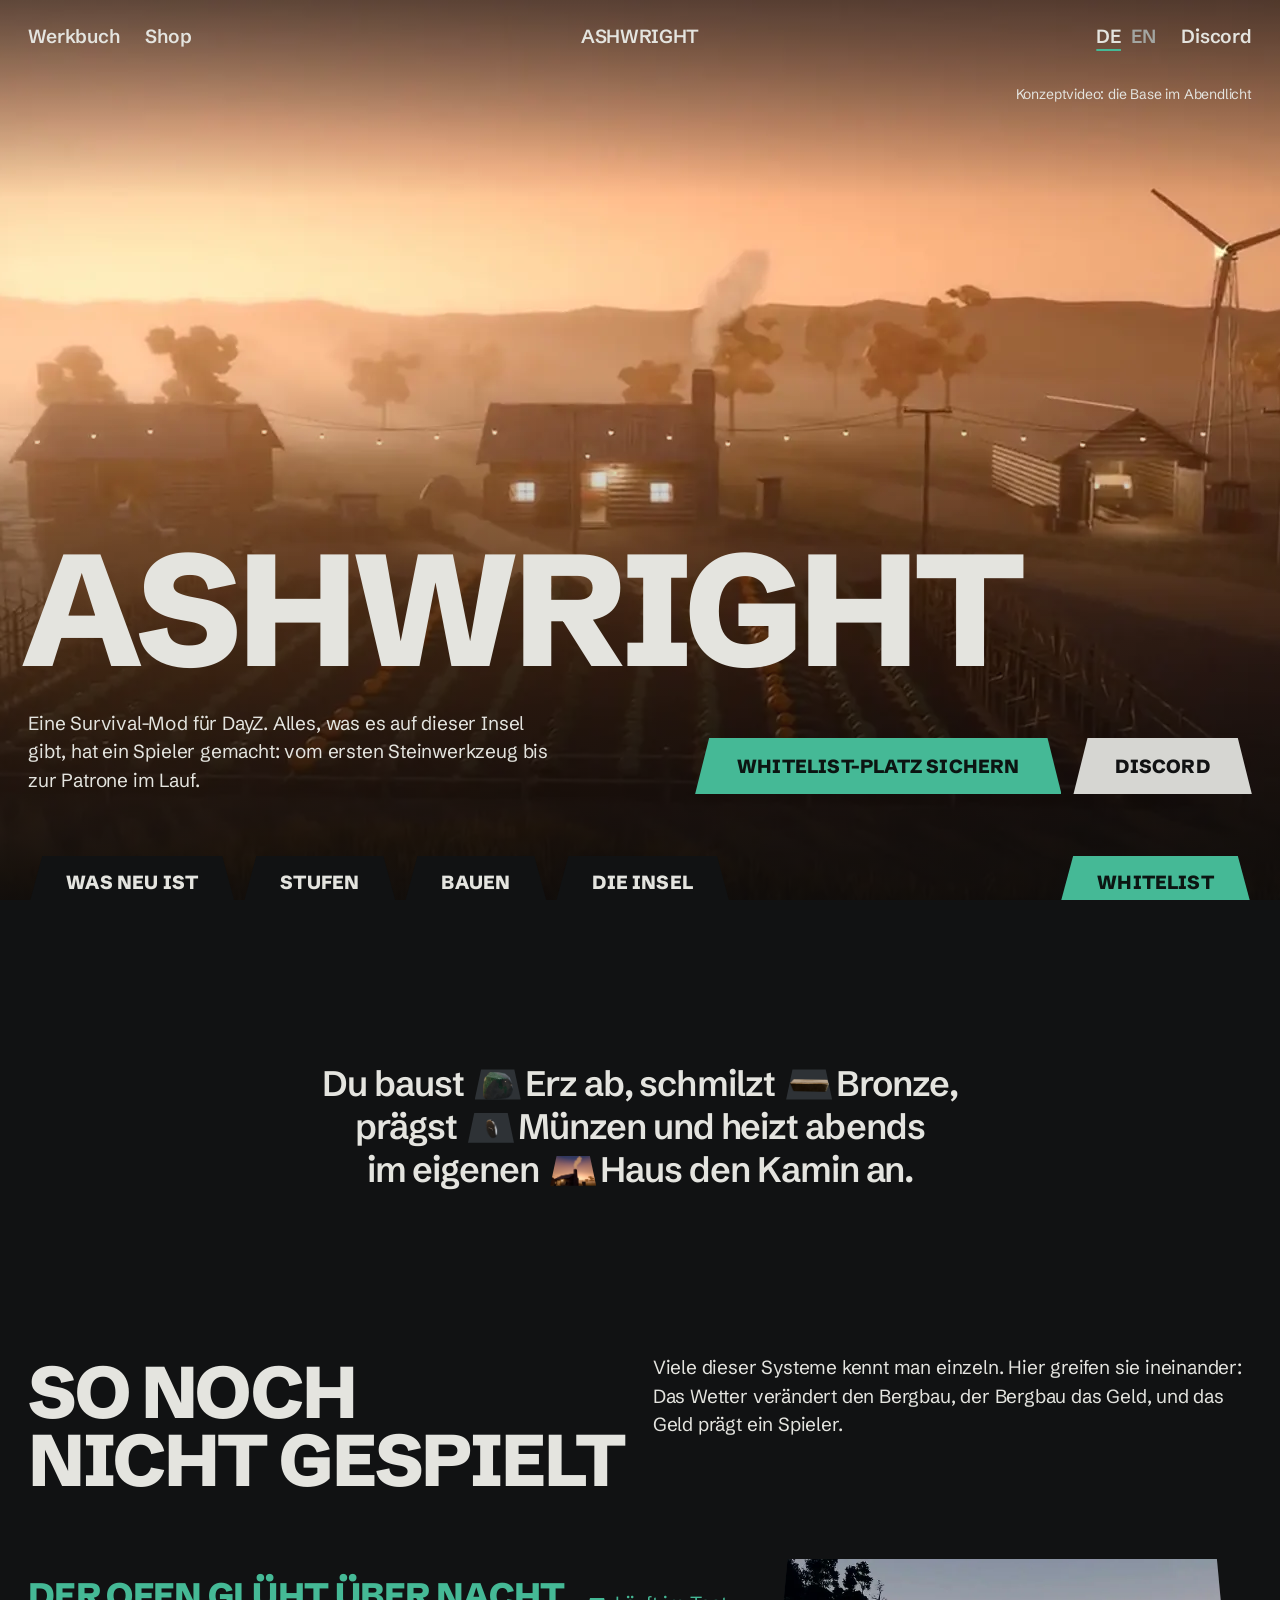
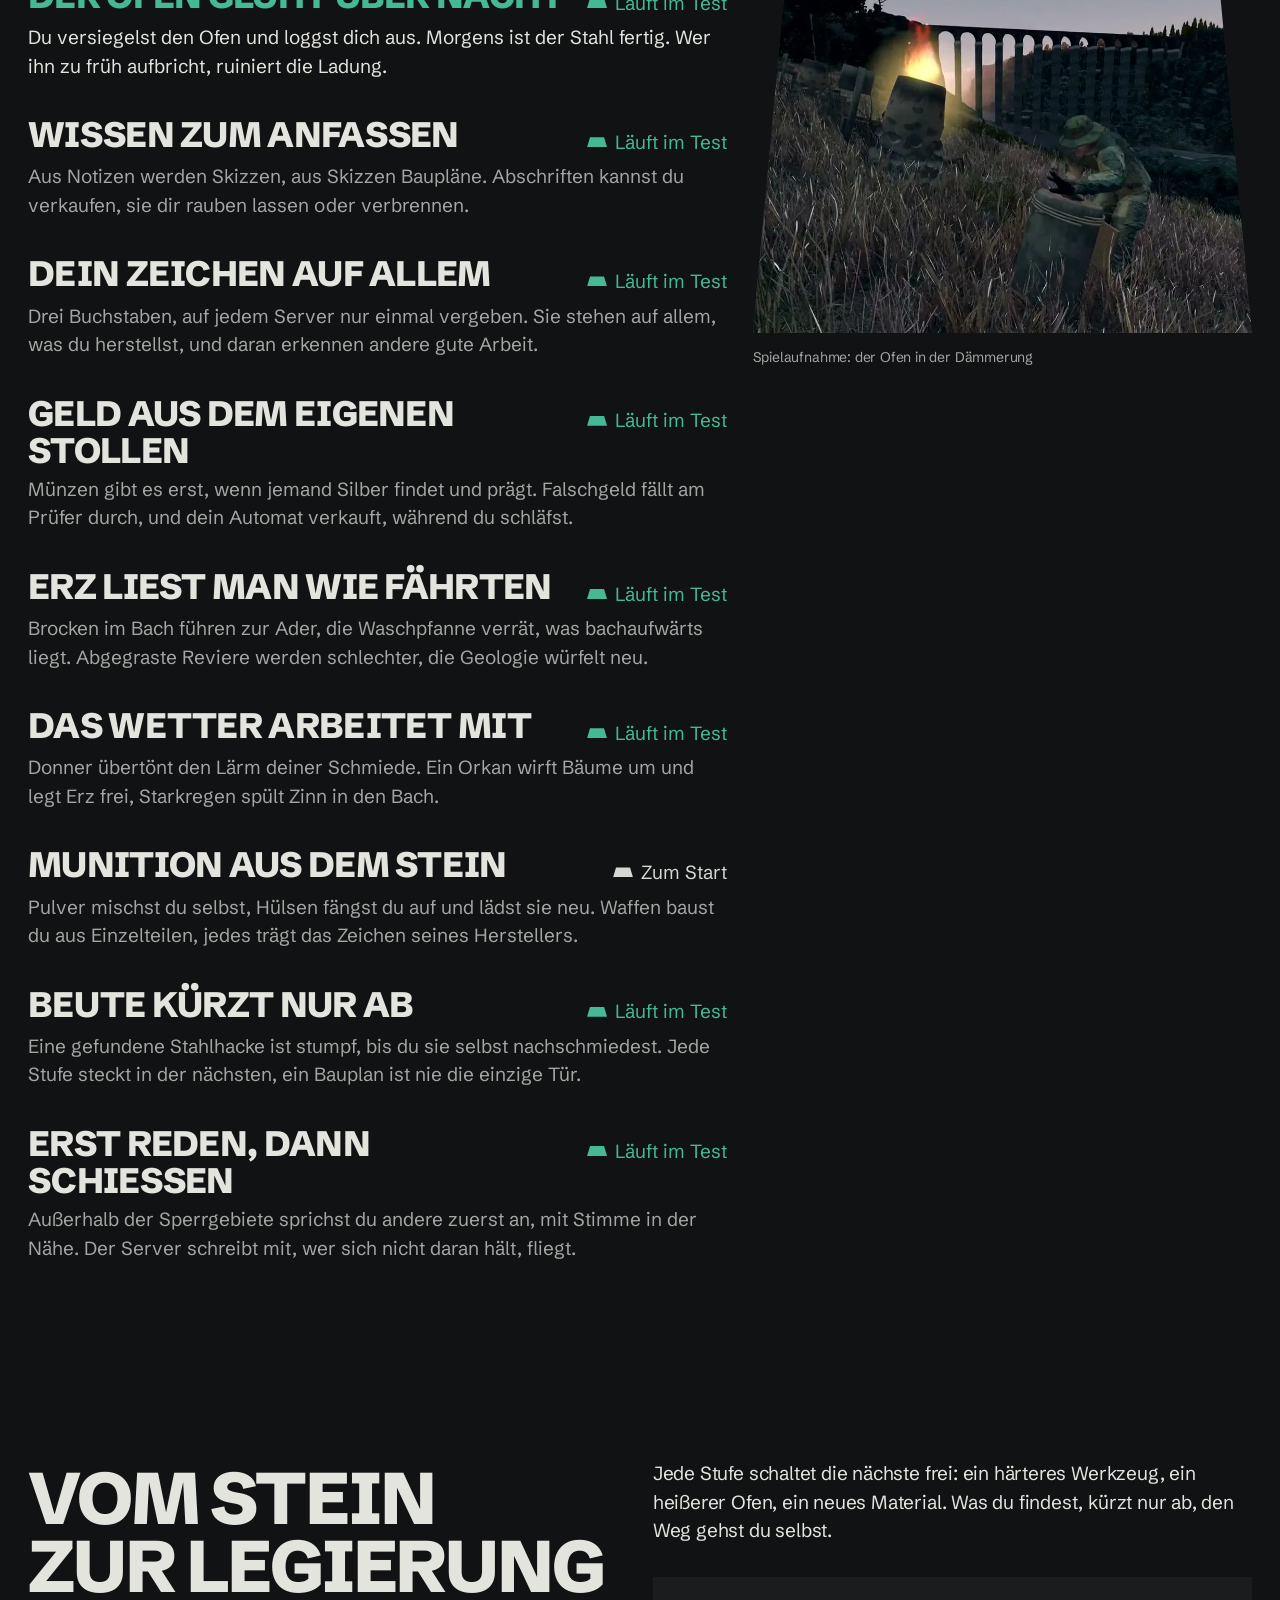
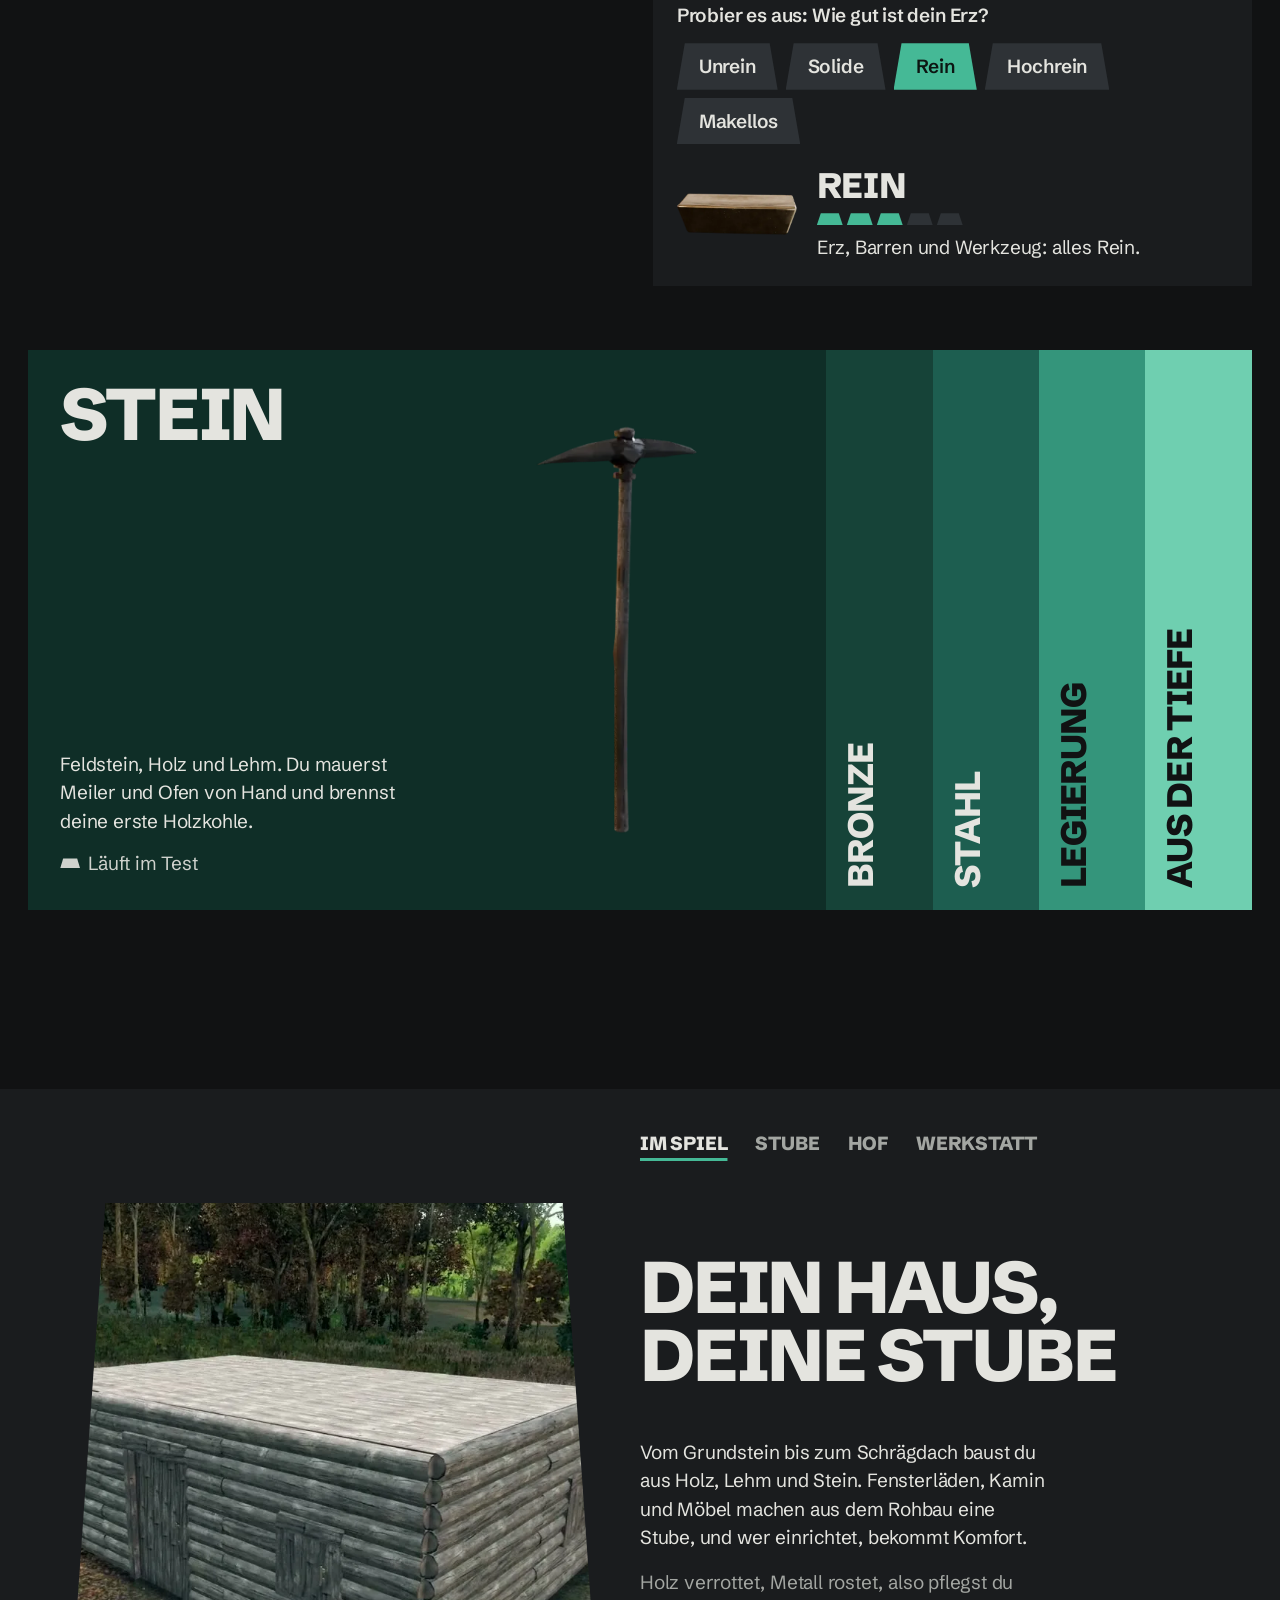
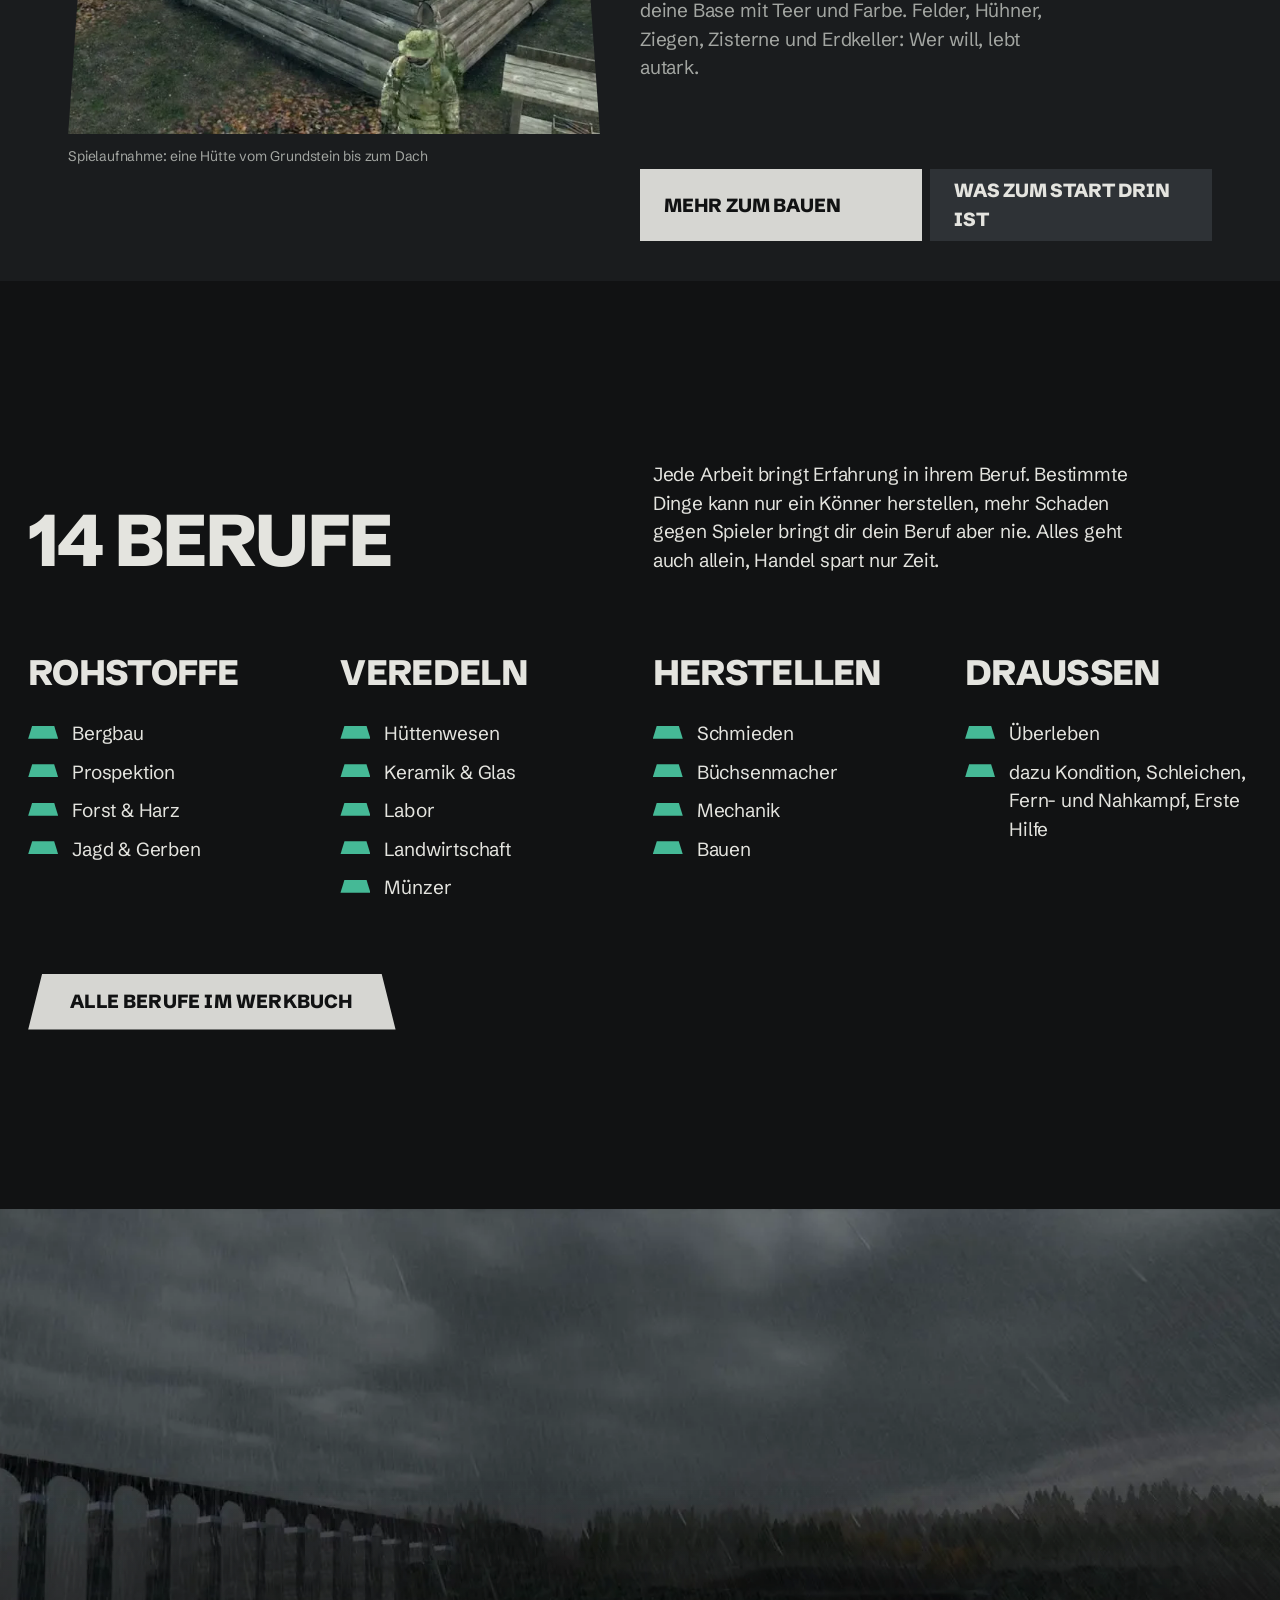
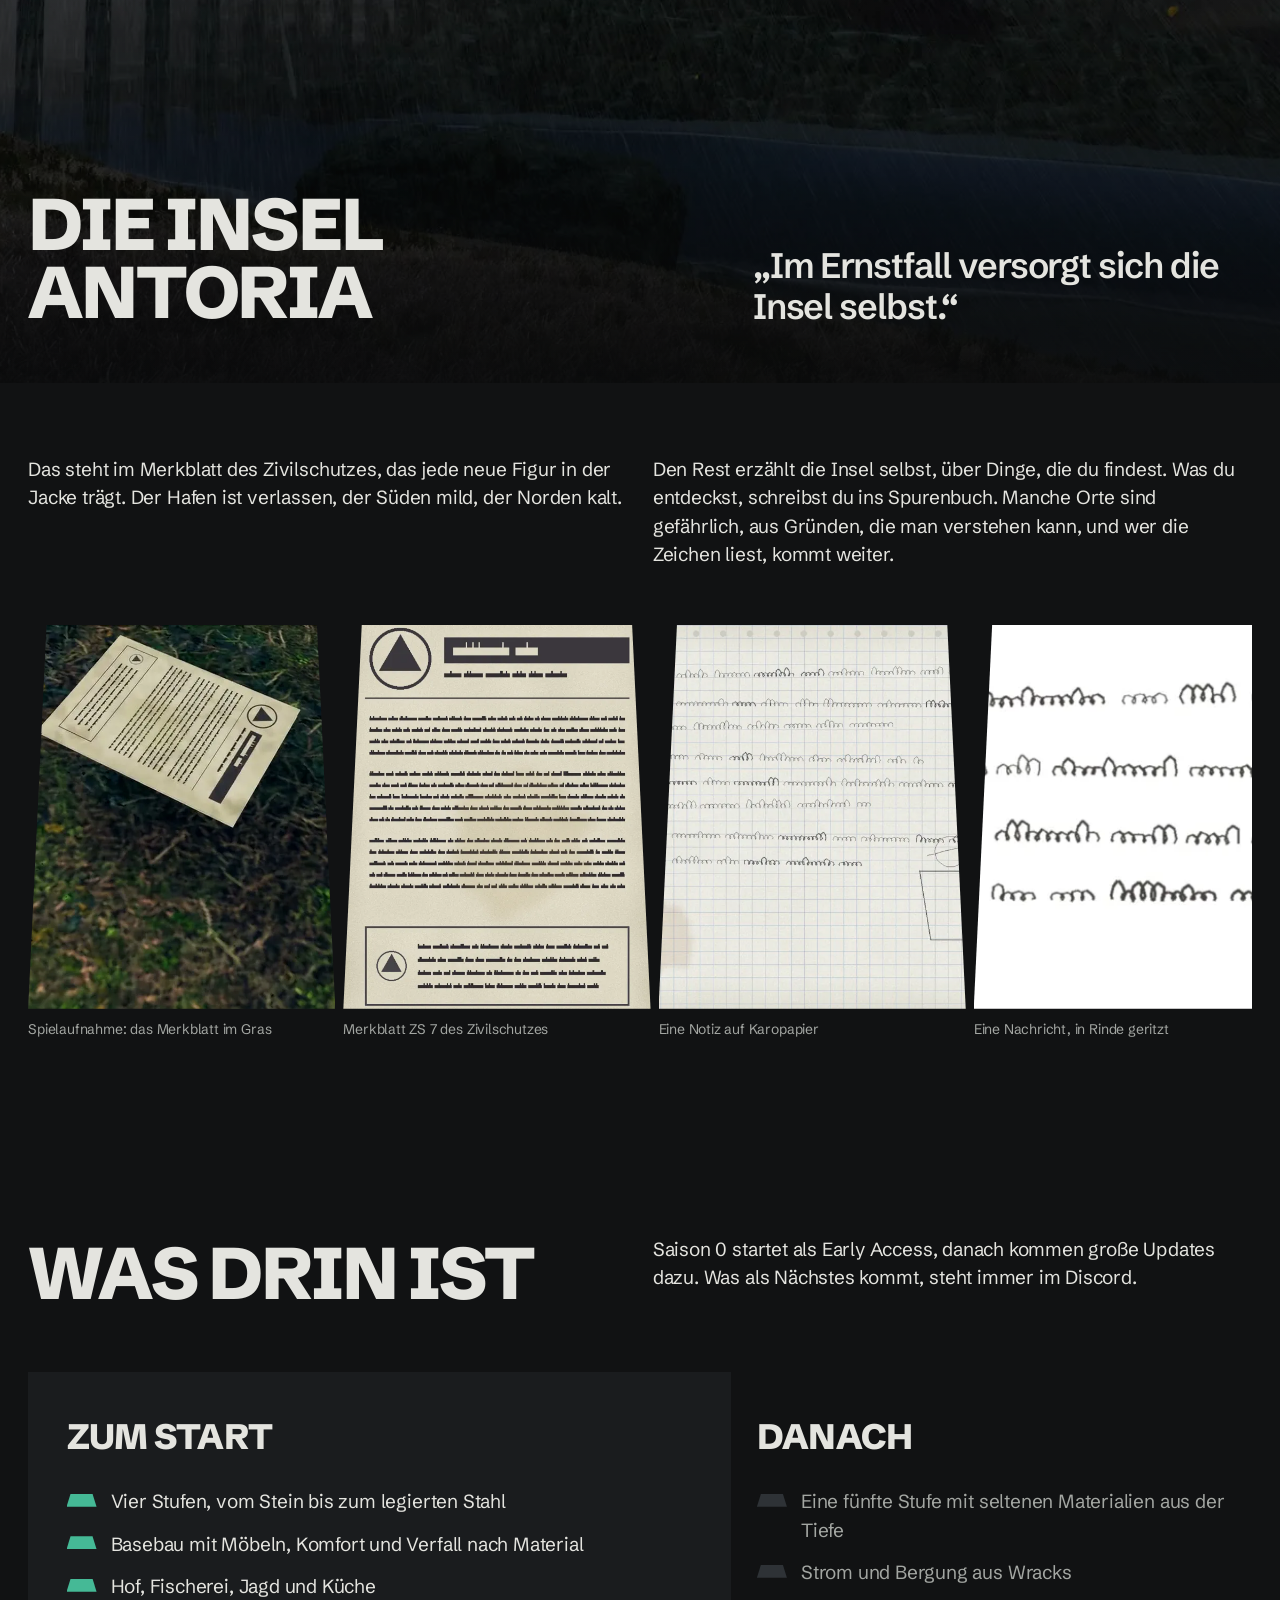
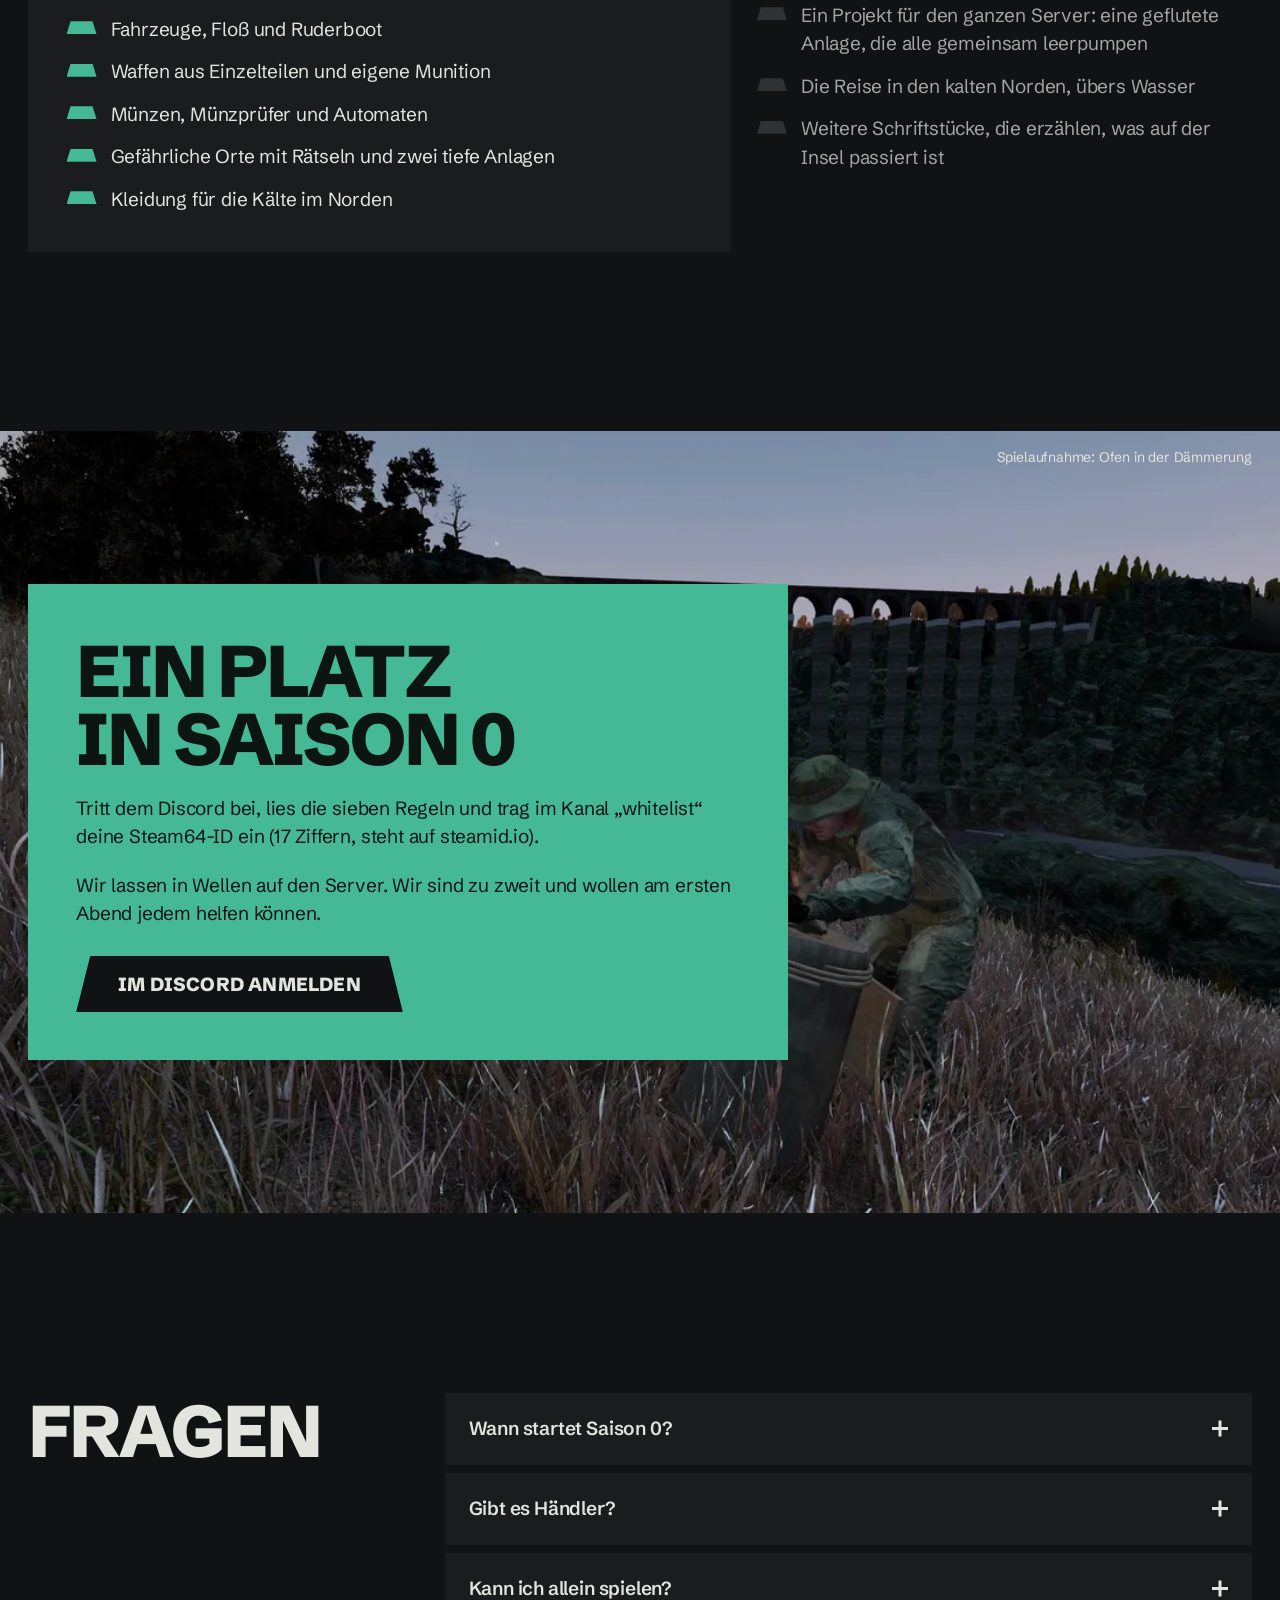
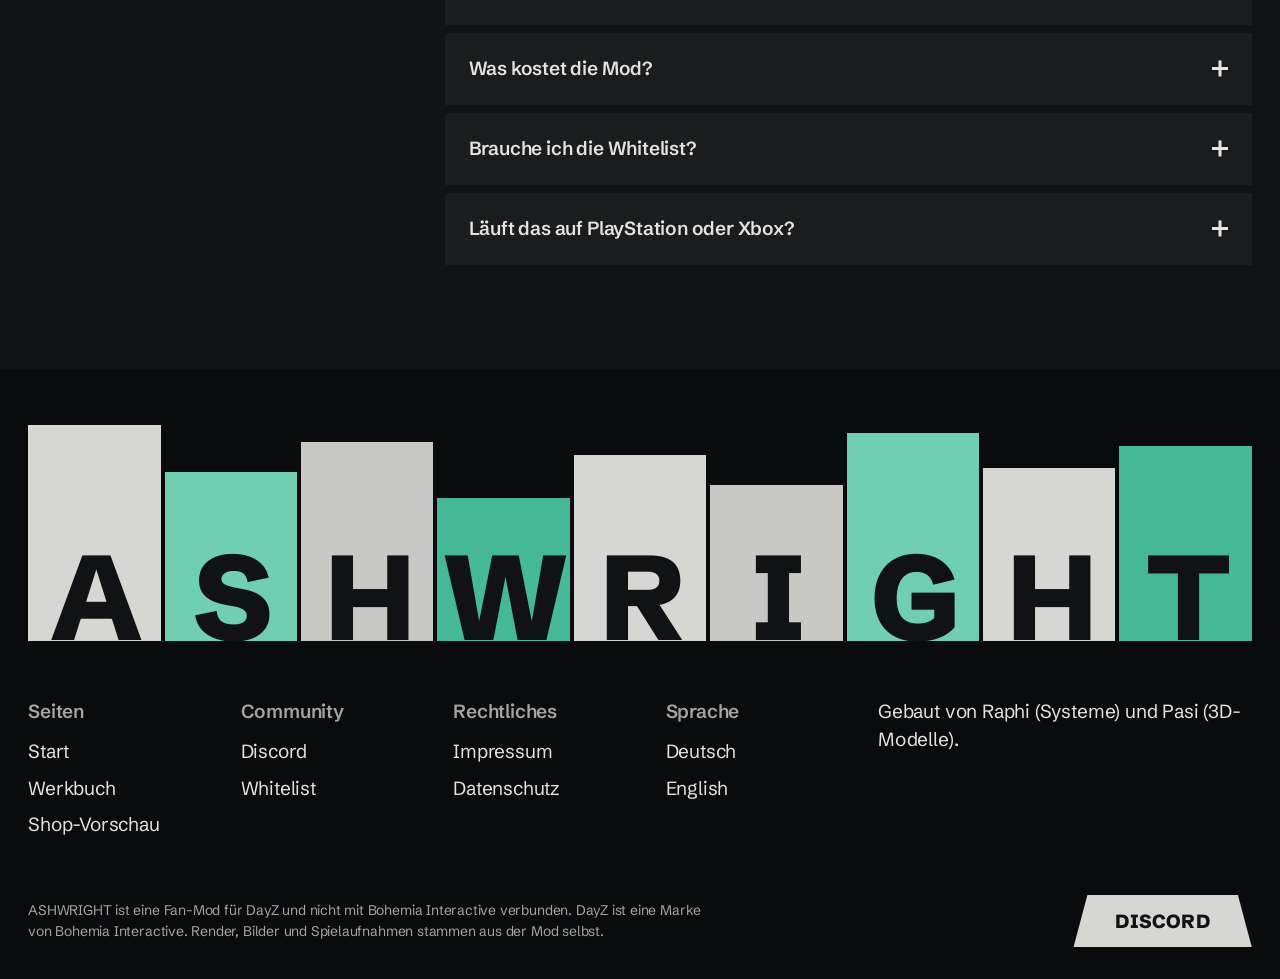
<file: index.html>
<!doctype html>
<html lang="de">
<head>
<meta charset="utf-8">
<meta name="viewport" content="width=device-width,initial-scale=1">
<title>ASHWRIGHT – Survival-Mod für DayZ: alles selbst herstellen</title>
<meta name="description" content="ASHWRIGHT ist eine Survival-Mod für DayZ, in der alles, was es gibt, ein Spieler gemacht hat: Erz abbauen, Bronze und Stahl schmelzen, Waffen aus Einzelteilen bauen, eigene Münzen prägen, ein Haus mit Kamin einrichten. Server auf Deutsch und Englisch, Whitelist über Discord.">
<link rel="icon" type="image/png" href="favicon.png">
<link rel="canonical" href="https://ashwright.de/">
<link rel="alternate" hreflang="de" href="https://ashwright.de/">
<link rel="alternate" hreflang="en" href="https://ashwright.de/en.html">
<link rel="alternate" hreflang="x-default" href="https://ashwright.de/">
<meta property="og:title" content="ASHWRIGHT – Survival-Mod für DayZ: alles selbst herstellen"><meta property="og:description" content="ASHWRIGHT ist eine Survival-Mod für DayZ, in der alles, was es gibt, ein Spieler gemacht hat: Erz abbauen, Bronze und Stahl schmelzen, Waffen aus Einzelteilen bauen, eigene Münzen prägen, ein Haus mit Kamin einrichten. Server auf Deutsch und Englisch, Whitelist über Discord."><meta property="og:image" content="https://ashwright.de/media/hero-poster.webp"><meta property="og:type" content="website"><meta name="twitter:card" content="summary_large_image">
<link rel="preload" href="fonts/schibsted-grotesk-latin-800-normal.woff2" as="font" type="font/woff2" crossorigin>
<link rel="stylesheet" href="site.css?v=20261105a">
<script>document.documentElement.classList.add('js')</script>
</head>
<body>
<a class="skip" href="#main">Zum Inhalt</a>
<header class="top"><div class="wrap">
  <nav class="l" aria-label="Hauptmenü"><a href="werkbuch.html">Werkbuch</a><a href="shop.html">Shop</a></nav>
  <a class="mark" href="./">ASHWRIGHT</a>
  <nav class="r" aria-label="Sprache"><span class="lang"><a href="index.html" hreflang="de" lang="de" aria-current="true">DE</a><a href="en.html" hreflang="en" lang="en">EN</a></span><a href="https://discord.gg/mjJFGwnTns">Discord</a></nav>
</div></header>
<main id="main">

<section class="hero">
  <div class="media" aria-hidden="true"><img src="media/hero-poster.webp" width="1600" height="900" alt="">
    <video class="loop" muted loop playsinline preload="metadata" poster="media/hero-poster.webp" autoplay><source src="media/hero-base.mp4" type="video/mp4"></video></div>
  <div class="scrim" aria-hidden="true"></div>
  <p class="vcap">Konzeptvideo: die Base im Abendlicht</p>
  <div class="wrap hero-in">
    <h1 class="h">Ashwright</h1>
    <p class="lead" style="--d:1">Eine Survival-Mod für DayZ. Alles, was es auf dieser Insel gibt, hat ein Spieler gemacht: vom ersten Steinwerkzeug bis zur Patrone im Lauf.</p>
    <div class="cta" style="--d:2"><a class="btn" href="#whitelist">Whitelist-Platz sichern</a><a class="btn light" href="https://discord.gg/mjJFGwnTns">Discord</a></div>
  </div>
  <nav class="tabs-row" aria-label="Hauptmenü"><a class="tab" style="--i:0" href="#neu">Was neu ist</a><a class="tab" style="--i:1" href="#stufen">Stufen</a><a class="tab" style="--i:2" href="#bauen">Bauen</a><a class="tab" style="--i:3" href="#insel">Die Insel</a><a class="tab go" style="--i:4" href="#whitelist">Whitelist</a></nav>
</section>

<section class="statement" aria-label="ASHWRIGHT"><div class="wrap"><p class="rv">Du baust <span class="inl cut"><img src="img/copper.webp" width="303" height="283" alt="" loading="lazy"></span>Erz ab, schmilzt <span class="inl cut"><img src="img/ingot_bronze.webp" width="360" height="124" alt="" loading="lazy"></span>Bronze, prägst <span class="inl cut"><img src="media/coin.webp" width="500" height="500" alt="" loading="lazy"></span>Münzen und heizt abends im eigenen <span class="inl"><img src="media/base-b.webp" width="1920" height="1080" alt="" loading="lazy"></span>Haus den Kamin an.</p></div></section>

<section id="neu" class="sec"><div class="wrap">
  <div class="grid intro2"><h2 class="h rv">So noch nicht gespielt</h2><div class="col"><p class="rv" style="--d:1">Viele dieser Systeme kennt man einzeln. Hier greifen sie ineinander: Das Wetter verändert den Bergbau, der Bergbau das Geld, und das Geld prägt ein Spieler.</p></div></div>
  <div class="index">
    <ul class="rv"><li><button type="button" data-cap="Spielaufnahme: der Ofen in der Dämmerung" aria-pressed="true" class=on><span class="t">Der Ofen glüht über Nacht</span><span class="k st-test">Läuft im Test</span><span class="d">Du versiegelst den Ofen und loggst dich aus. Morgens ist der Stahl fertig. Wer ihn zu früh aufbricht, ruiniert die Ladung.</span></button></li><li><button type="button" data-cap="Skizze für den Bronzeguss" aria-pressed="false"><span class="t">Wissen zum Anfassen</span><span class="k st-test">Läuft im Test</span><span class="d">Aus Notizen werden Skizzen, aus Skizzen Baupläne. Abschriften kannst du verkaufen, sie dir rauben lassen oder verbrennen.</span></button></li><li><button type="button" data-cap="Ein frisch gegossener Bronzebarren (Render)" aria-pressed="false"><span class="t">Dein Zeichen auf allem</span><span class="k st-test">Läuft im Test</span><span class="d">Drei Buchstaben, auf jedem Server nur einmal vergeben. Sie stehen auf allem, was du herstellst, und daran erkennen andere gute Arbeit.</span></button></li><li><button type="button" data-cap="Eine selbst geprägte Münze (Render)" aria-pressed="false"><span class="t">Geld aus dem eigenen Stollen</span><span class="k st-test">Läuft im Test</span><span class="d">Münzen gibt es erst, wenn jemand Silber findet und prägt. Falschgeld fällt am Prüfer durch, und dein Automat verkauft, während du schläfst.</span></button></li><li><button type="button" data-cap="Spielaufnahme: ein Brocken zerspringt unter der Hacke" aria-pressed="false"><span class="t">Erz liest man wie Fährten</span><span class="k st-test">Läuft im Test</span><span class="d">Brocken im Bach führen zur Ader, die Waschpfanne verrät, was bachaufwärts liegt. Abgegraste Reviere werden schlechter, die Geologie würfelt neu.</span></button></li><li><button type="button" data-cap="Spielaufnahme: Sturm über dem Viadukt" aria-pressed="false"><span class="t">Das Wetter arbeitet mit</span><span class="k st-test">Läuft im Test</span><span class="d">Donner übertönt den Lärm deiner Schmiede. Ein Orkan wirft Bäume um und legt Erz frei, Starkregen spült Zinn in den Bach.</span></button></li><li><button type="button" data-cap="Skizze für den Zusammenbau einer Waffe" aria-pressed="false"><span class="t">Munition aus dem Stein</span><span class="k st-start">Zum Start</span><span class="d">Pulver mischst du selbst, Hülsen fängst du auf und lädst sie neu. Waffen baust du aus Einzelteilen, jedes trägt das Zeichen seines Herstellers.</span></button></li><li><button type="button" data-cap="Die Stahlhacke (Render)" aria-pressed="false"><span class="t">Beute kürzt nur ab</span><span class="k st-test">Läuft im Test</span><span class="d">Eine gefundene Stahlhacke ist stumpf, bis du sie selbst nachschmiedest. Jede Stufe steckt in der nächsten, ein Bauplan ist nie die einzige Tür.</span></button></li><li><button type="button" data-cap="Spielaufnahme: zwei Überlebende auf der Straße" aria-pressed="false"><span class="t">Erst reden, dann schießen</span><span class="k st-test">Läuft im Test</span><span class="d">Außerhalb der Sperrgebiete sprichst du andere zuerst an, mit Stimme in der Nähe. Der Server schreibt mit, wer sich nicht daran hält, fliegt.</span></button></li></ul>
    <div class="frame rv" style="--d:1"><div class="fr"><div class="on"><video class="loop" muted loop playsinline preload="none" poster="media/clip-ofen.webp" aria-label="Spielaufnahme: der Ofen in der Dämmerung"><source src="media/clip-ofen.mp4" type="video/mp4"></video></div><div class="cut"><img src="media/doc-bauplan.webp" width="1100" height="786" alt="Skizze für den Bronzeguss" loading="lazy"></div><div class="cut"><img src="img/ingot_bronze_hot.webp" width="360" height="124" alt="Ein frisch gegossener Bronzebarren (Render)" loading="lazy"></div><div class="cut"><img src="media/coin.webp" width="500" height="500" alt="Eine selbst geprägte Münze (Render)" loading="lazy"></div><div><video class="loop" muted loop playsinline preload="none" poster="media/clip-abbau.webp" aria-label="Spielaufnahme: ein Brocken zerspringt unter der Hacke"><source src="media/clip-abbau.mp4" type="video/mp4"></video></div><div class=""><img src="media/shot-sturm.webp" width="1600" height="670" alt="Spielaufnahme: Sturm über dem Viadukt" loading="lazy"></div><div class="cut"><img src="media/doc-waffenplan.webp" width="1100" height="786" alt="Skizze für den Zusammenbau einer Waffe" loading="lazy"></div><div class="cut"><img src="media/pickaxe-steel.webp" width="340" height="500" alt="Die Stahlhacke (Render)" loading="lazy"></div><div><video class="loop" muted loop playsinline preload="none" poster="media/clip-begegnung.webp" aria-label="Spielaufnahme: zwei Überlebende auf der Straße"><source src="media/clip-begegnung.mp4" type="video/mp4"></video></div></div><p aria-live="polite">Spielaufnahme: der Ofen in der Dämmerung</p></div>
  </div>
</div></section>

<section id="stufen" class="sec"><div class="wrap">
  <div class="grid intro2">
    <h2 class="h rv">Vom Stein zur Legierung</h2>
    <div class="col">
      <p class="rv" style="--d:1">Jede Stufe schaltet die nächste frei: ein härteres Werkzeug, ein heißerer Ofen, ein neues Material. Was du findest, kürzt nur ab, den Weg gehst du selbst.</p>
      <div class="grade rv" style="--d:2"><fieldset><legend>Probier es aus: Wie gut ist dein Erz?</legend><div class="opts"><label><input type="radio" name="grade" id="g1"><span>Unrein</span></label><label><input type="radio" name="grade" id="g2"><span>Solide</span></label><label><input type="radio" name="grade" id="g3" checked><span>Rein</span></label><label><input type="radio" name="grade" id="g4"><span>Hochrein</span></label><label><input type="radio" name="grade" id="g5"><span>Makellos</span></label></div></fieldset><div class="outs" aria-live="polite"><div class="out o1"><img src="img/ingot_bronze.webp" width="360" height="124" alt="" loading="lazy"><div><b>Unrein</b><span class="pips" aria-hidden="true"><i class=f></i><i></i><i></i><i></i><i></i></span><p>Erz, Barren und Werkzeug: alles Unrein. Kommt häufig vor.</p></div></div><div class="out o2"><img src="img/ingot_bronze.webp" width="360" height="124" alt="" loading="lazy"><div><b>Solide</b><span class="pips" aria-hidden="true"><i class=f></i><i class=f></i><i></i><i></i><i></i></span><p>Erz, Barren und Werkzeug: alles Solide.</p></div></div><div class="out o3"><img src="img/ingot_bronze.webp" width="360" height="124" alt="" loading="lazy"><div><b>Rein</b><span class="pips" aria-hidden="true"><i class=f></i><i class=f></i><i class=f></i><i></i><i></i></span><p>Erz, Barren und Werkzeug: alles Rein.</p></div></div><div class="out o4"><img src="img/ingot_bronze.webp" width="360" height="124" alt="" loading="lazy"><div><b>Hochrein</b><span class="pips" aria-hidden="true"><i class=f></i><i class=f></i><i class=f></i><i class=f></i><i></i></span><p>Erz, Barren und Werkzeug: alles Hochrein.</p></div></div><div class="out o5"><img src="img/ingot_bronze.webp" width="360" height="124" alt="" loading="lazy"><div><b>Makellos</b><span class="pips" aria-hidden="true"><i class=f></i><i class=f></i><i class=f></i><i class=f></i><i class=f></i></span><p>Erz, Barren und Werkzeug: alles Makellos. Kommt selten vor.</p></div></div></div></div>
    </div>
  </div>
  <div class="acc rv" style="--d:1"><div class="stage" style="--c:var(--p1);--t:var(--ink)"><input type="radio" name="stage" id="st0" checked>
      <label for="st0"><span class="nm">Stein</span></label>
      <div class="body"><div><h3>Stein</h3><div><p>Feldstein, Holz und Lehm. Du mauerst Meiler und Ofen von Hand und brennst deine erste Holzkohle.</p><p class="stt st-test">Läuft im Test</p></div></div><figure class="ph cut"><img src="media/pickaxe-stone.webp" width="340" height="500" alt="" loading="lazy"></figure></div>
    </div><div class="stage" style="--c:var(--p2);--t:var(--ink)"><input type="radio" name="stage" id="st1">
      <label for="st1"><span class="nm">Bronze</span></label>
      <div class="body"><div><h3>Bronze</h3><div><p>Kupfer und Zinn werden im Lehmofen zu Bronze. Du gießt dein erstes Werkzeug und schlägst zum ersten Mal dein Zeichen hinein.</p><p class="stt st-test">Läuft im Test</p></div></div><figure class="ph cut"><img src="media/pickaxe-bronze.webp" width="340" height="500" alt="" loading="lazy"></figure></div>
    </div><div class="stage" style="--c:var(--p3);--t:var(--ink)"><input type="radio" name="stage" id="st2">
      <label for="st2"><span class="nm">Stahl</span></label>
      <div class="body"><div><h3>Stahl</h3><div><p>Eisen braucht mehr Hitze und eine Zange. Über Nacht wird es zu Stahl, du mischst Pulver und baust die ersten Feuerwaffen.</p><p class="stt st-test">Läuft im Test</p></div></div><figure class="ph cut"><img src="media/pickaxe-steel.webp" width="340" height="500" alt="" loading="lazy"></figure></div>
    </div><div class="stage" style="--c:var(--p4);--t:var(--dark)"><input type="radio" name="stage" id="st3">
      <label for="st3"><span class="nm">Legierung</span></label>
      <div class="body"><div><h3>Legierung</h3><div><p>Schamotte, Hochofen, legierter Stahl: Anlagen, die tagelang ausheizen, und Werkzeug, das fast alles schafft.</p><p class="stt st-start">Zum Start</p></div></div><figure class="ph cut"><img src="media/pickaxe-alloy.webp" width="340" height="500" alt="" loading="lazy"></figure></div>
    </div><div class="stage" style="--c:var(--p5);--t:var(--dark)"><input type="radio" name="stage" id="st4">
      <label for="st4"><span class="nm">Aus der Tiefe</span></label>
      <div class="body"><div><h3>Aus der Tiefe</h3><div><p>Seltene, harte Materialien, die nur tief unten liegen. Und danach etwas, das der ganze Server nur gemeinsam schafft.</p><p class="stt st-later">Nach dem Start</p></div></div><figure class="ph cut"><img src="media/ore-tungsten.webp" width="340" height="500" alt="" loading="lazy"></figure></div>
    </div></div>
</div></section>

<section id="bauen" class="field"><div class="wrap plate">
  <div class="pic rv"><div class="sq"><div class="i1 shown"><video class="loop" muted loop playsinline preload="none" poster="media/clip-huette.webp" aria-label="Spielaufnahme: eine Hütte vom Grundstein bis zum Dach"><source src="media/clip-huette.mp4" type="video/mp4"></video></div><div class="i2"><img src="media/base-b.webp" width="1280" height="720" alt="Konzeptbild: Stube mit Kamin, abends" loading="lazy"></div><div class="i3"><img src="media/base-e.webp" width="1280" height="720" alt="Konzeptbild: Hof mit Tieren" loading="lazy"></div><div class="i4"><img src="media/base-d.webp" width="1280" height="720" alt="Konzeptbild: Werkstatt mit Fuhrwerk" loading="lazy"></div></div><p class="cap"><span class="c1">Spielaufnahme: eine Hütte vom Grundstein bis zum Dach</span><span class="c2">Konzeptbild: Stube mit Kamin, abends</span><span class="c3">Konzeptbild: Hof mit Tieren</span><span class="c4">Konzeptbild: Werkstatt mit Fuhrwerk</span></p></div>
  <div class="txt">
    <div class="tabs rv" role="radiogroup" aria-label="Dein Haus, deine Stube"><input type="radio" name="build" id="b1" checked><label for="b1">Im Spiel</label><input type="radio" name="build" id="b2"><label for="b2">Stube</label><input type="radio" name="build" id="b3"><label for="b3">Hof</label><input type="radio" name="build" id="b4"><label for="b4">Werkstatt</label></div>
    <div><h2 class="h rv" style="--d:1">Dein Haus, deine Stube</h2><p class="rv" style="--d:2">Vom Grundstein bis zum Schrägdach baust du aus Holz, Lehm und Stein. Fensterläden, Kamin und Möbel machen aus dem Rohbau eine Stube, und wer einrichtet, bekommt Komfort.</p><p class="rv" style="--d:3">Holz verrottet, Metall rostet, also pflegst du deine Base mit Teer und Farbe. Felder, Hühner, Ziegen, Zisterne und Erdkeller: Wer will, lebt autark.</p></div>
    <div class="cells rv" style="--d:3"><a class="c-a" href="werkbuch.html#bauen">Mehr zum Bauen</a><a class="c-b" href="#fahrplan">Was zum Start drin ist</a></div>
  </div>
</div></section>

<section id="berufe" class="sec"><div class="wrap">
  <div class="grid jobs-top"><h2 class="h rv">14 Berufe</h2><p class="rv" style="--d:1">Jede Arbeit bringt Erfahrung in ihrem Beruf. Bestimmte Dinge kann nur ein Könner herstellen, mehr Schaden gegen Spieler bringt dir dein Beruf aber nie. Alles geht auch allein, Handel spart nur Zeit.</p></div>
  <div class="groups"><div class="grp rv" style="--d:0"><h3>Rohstoffe</h3><ul><li>Bergbau</li><li>Prospektion</li><li>Forst &amp; Harz</li><li>Jagd &amp; Gerben</li></ul></div><div class="grp rv" style="--d:1"><h3>Veredeln</h3><ul><li>Hüttenwesen</li><li>Keramik &amp; Glas</li><li>Labor</li><li>Landwirtschaft</li><li>Münzer</li></ul></div><div class="grp rv" style="--d:2"><h3>Herstellen</h3><ul><li>Schmieden</li><li>Büchsenmacher</li><li>Mechanik</li><li>Bauen</li></ul></div><div class="grp rv" style="--d:3"><h3>Draußen</h3><ul><li>Überleben</li><li>dazu Kondition, Schleichen, Fern- und Nahkampf, Erste Hilfe</li></ul></div></div>
  <p class="jobs-cta rv"><a class="btn light" href="werkbuch.html">Alle Berufe im Werkbuch</a></p>
</div></section>

<section id="insel">
  <div class="isle-open">
    <img src="media/shot-sturm.webp" width="1600" height="670" alt="Spielaufnahme: Sturm über dem Viadukt" loading="lazy">
    <div class="scrim" aria-hidden="true"></div>
    <div class="wrap"><h2 class="h rv">Die Insel Antoria</h2><blockquote class="rv" style="--d:1">„Im Ernstfall versorgt sich die Insel selbst.“</blockquote></div>
  </div>
  <div class="isle"><div class="wrap">
    <div class="grid two"><p class="rv">Das steht im Merkblatt des Zivilschutzes, das jede neue Figur in der Jacke trägt. Der Hafen ist verlassen, der Süden mild, der Norden kalt.</p><p class="rv" style="--d:1">Den Rest erzählt die Insel selbst, über Dinge, die du findest. Was du entdeckst, schreibst du ins Spurenbuch. Manche Orte sind gefährlich, aus Gründen, die man verstehen kann, und wer die Zeichen liest, kommt weiter.</p></div>
    <div class="finds rv" role="list" aria-label="Fundstücke von der Insel"><figure><div class="fm"><video class="loop" muted loop playsinline preload="none" poster="media/clip-merkblatt.webp" aria-label="Spielaufnahme: das Merkblatt im Gras"><source src="media/clip-merkblatt.mp4" type="video/mp4"></video></div><figcaption>Spielaufnahme: das Merkblatt im Gras</figcaption></figure><figure><div class="fm"><img src="media/doc-merkblatt.webp" width="1280" height="720" alt="Merkblatt ZS 7 des Zivilschutzes" loading="lazy"></div><figcaption>Merkblatt ZS 7 des Zivilschutzes</figcaption></figure><figure><div class="fm"><img src="media/doc-notiz.webp" width="1280" height="720" alt="Eine Notiz auf Karopapier" loading="lazy"></div><figcaption>Eine Notiz auf Karopapier</figcaption></figure><figure><div class="fm"><img src="media/doc-rinde.webp" width="1280" height="720" alt="Eine Nachricht, in Rinde geritzt" loading="lazy"></div><figcaption>Eine Nachricht, in Rinde geritzt</figcaption></figure><figure><div class="fm"><img src="media/keycard.webp" width="1280" height="720" alt="Eine Zugangskarte" loading="lazy"></div><figcaption>Eine Zugangskarte</figcaption></figure><figure><div class="fm"><img src="media/sperrgebiet.webp" width="1280" height="720" alt="Ein Schild am Zaun" loading="lazy"></div><figcaption>Ein Schild am Zaun</figcaption></figure></div>
  </div></div>
</section>

<section id="fahrplan" class="sec road"><div class="wrap">
  <div class="grid intro2"><h2 class="h rv">Was drin ist</h2><div class="col"><p class="rv" style="--d:1">Saison 0 startet als Early Access, danach kommen große Updates dazu. Was als Nächstes kommt, steht immer im Discord.</p></div></div>
  <div class="grid lists">
    <div class="rv now"><h3>Zum Start</h3><ul><li>Vier Stufen, vom Stein bis zum legierten Stahl</li><li>Basebau mit Möbeln, Komfort und Verfall nach Material</li><li>Hof, Fischerei, Jagd und Küche</li><li>Fahrzeuge, Floß und Ruderboot</li><li>Waffen aus Einzelteilen und eigene Munition</li><li>Münzen, Münzprüfer und Automaten</li><li>Gefährliche Orte mit Rätseln und zwei tiefe Anlagen</li><li>Kleidung für die Kälte im Norden</li></ul></div>
    <div class="rv later" style="--d:1"><h3>Danach</h3><ul><li>Eine fünfte Stufe mit seltenen Materialien aus der Tiefe</li><li>Strom und Bergung aus Wracks</li><li>Ein Projekt für den ganzen Server: eine geflutete Anlage, die alle gemeinsam leerpumpen</li><li>Die Reise in den kalten Norden, übers Wasser</li><li>Weitere Schriftstücke, die erzählen, was auf der Insel passiert ist</li></ul></div>
  </div>
</div></section>

<section id="whitelist" class="wl">
  <img src="media/shot-ofen.webp" width="1600" height="670" alt="" loading="lazy">
  <p class="cap">Spielaufnahme: Ofen in der Dämmerung</p>
  <div class="wrap"><div class="t-main rv"><h2 class="h">Ein Platz in Saison 0</h2><p>Tritt dem Discord bei, lies die sieben Regeln und trag im Kanal „whitelist“ deine Steam64-ID ein (17 Ziffern, steht auf steamid.io).</p><p>Wir lassen in Wellen auf den Server. Wir sind zu zweit und wollen am ersten Abend jedem helfen können.</p><a class="btn dark" href="https://discord.gg/mjJFGwnTns">Im Discord anmelden</a></div></div>
</section>

<section id="fragen"><div class="wrap grid faq"><h2 class="h rv">Fragen</h2><div class="list rv" style="--d:1"><details name="faq"><summary>Wann startet Saison 0?<span class="pm" aria-hidden="true"></span></summary><p>Sobald der Termin feststeht, steht er im Discord unter Ankündigungen. Wer den Ping dafür aktiviert, verpasst ihn nicht.</p></details><details name="faq"><summary>Gibt es Händler?<span class="pm" aria-hidden="true"></span></summary><p>Nein. Alles, was es gibt, hat ein Spieler hergestellt, und gehandelt wird zwischen Spielern: von Hand zu Hand, über das Schwarze Brett oder am Münzautomaten.</p></details><details name="faq"><summary>Kann ich allein spielen?<span class="pm" aria-hidden="true"></span></summary><p>Ja. Jede Kette lässt sich solo durchspielen. In der Gruppe geht es nur schneller.</p></details><details name="faq"><summary>Was kostet die Mod?<span class="pm" aria-hidden="true"></span></summary><p>Nichts. Wer den Server mittragen will, kann später freiwillige Pakete kaufen, die nur das Aussehen betreffen. Was geplant ist, steht in der Shop-Vorschau.</p></details><details name="faq"><summary>Brauche ich die Whitelist?<span class="pm" aria-hidden="true"></span></summary><p>Ja, zum Start. Anmelden kannst du dich im Discord.</p></details><details name="faq"><summary>Läuft das auf PlayStation oder Xbox?<span class="pm" aria-hidden="true"></span></summary><p>Leider nein. DayZ-Mods gibt es nur auf dem PC.</p></details></div></div></section>

</main>
<footer class="foot"><div class="wrap">
  <div class="blocks" role="img" aria-label="ASHWRIGHT"><span style="--h:100%;--c:var(--light)">A</span><span style="--h:78%;--c:var(--p5)">S</span><span style="--h:92%;--c:var(--light-2)">H</span><span style="--h:66%;--c:var(--acc)">W</span><span style="--h:86%;--c:var(--light)">R</span><span style="--h:72%;--c:var(--light-2)">I</span><span style="--h:96%;--c:var(--p5)">G</span><span style="--h:80%;--c:var(--light)">H</span><span style="--h:90%;--c:var(--acc)">T</span></div>
  <div class="cols">
    <nav aria-label="Seiten"><h2>Seiten</h2><a href="./">Start</a><a href="werkbuch.html">Werkbuch</a><a href="shop.html">Shop-Vorschau</a></nav>
    <nav aria-label="Community"><h2>Community</h2><a href="https://discord.gg/mjJFGwnTns">Discord</a><a href="#whitelist">Whitelist</a></nav>
    <nav aria-label="Rechtliches"><h2>Rechtliches</h2><a href="impressum.html">Impressum</a><a href="datenschutz.html">Datenschutz</a></nav>
    <nav aria-label="Sprache"><h2>Sprache</h2><a href="index.html" hreflang="de" lang="de">Deutsch</a><a href="en.html" hreflang="en" lang="en">English</a></nav>
    <div class="who"><p>Gebaut von Raphi (Systeme) und Pasi (3D-Modelle).</p></div>
  </div>
  <div class="last"><p class="fine">ASHWRIGHT ist eine Fan-Mod für DayZ und nicht mit Bohemia Interactive verbunden. DayZ ist eine Marke von Bohemia Interactive. Render, Bilder und Spielaufnahmen stammen aus der Mod selbst.</p><a class="btn light" href="https://discord.gg/mjJFGwnTns">Discord</a></div>
</div></footer>
<script>
(function(){
  var rm=matchMedia('(prefers-reduced-motion: reduce)').matches,sd=navigator.connection&&navigator.connection.saveData;
  // Eintritt: Teile jedes Abschnitts nacheinander, einmal (auch alles, was beim Springen übersprungen wurde)
  var rv=[].slice.call(document.querySelectorAll('.rv')),tick=false;
  function check(){tick=false;var lim=innerHeight*0.92;rv=rv.filter(function(el){if(el.getBoundingClientRect().top<lim){el.classList.add('in');return false}return true});if(!rv.length){removeEventListener('scroll',onS);removeEventListener('resize',onS)}}
  function onS(){if(!tick){tick=true;requestAnimationFrame(check)}}
  addEventListener('scroll',onS,{passive:true});addEventListener('resize',onS);check();
  // Video-Loops: nur sichtbare spielen; bei Datensparmodus/reduzierter Bewegung bleibt das Standbild
  var vids=[].slice.call(document.querySelectorAll('video.loop'));
  if(sd||rm){vids.forEach(function(v){v.removeAttribute('autoplay');v.pause()})}
  else if('IntersectionObserver' in window){var vo=new IntersectionObserver(function(es){es.forEach(function(x){var v=x.target;if(x.isIntersecting&&v.closest('.on, .media, .shown, .finds')){v.play().catch(function(){})}else{v.pause()}})},{threshold:0.25});vids.forEach(function(v){vo.observe(v)})}
  function playIn(el){if(sd||rm)return;[].forEach.call(el.querySelectorAll('video.loop'),function(v){v.play().catch(function(){})})}
  function stopIn(el){[].forEach.call(el.querySelectorAll('video.loop'),function(v){v.pause()})}
  // Was neu ist: Zeile zeigen = Bild im Rahmen; ohne Eingabe wechselt der Rahmen von selbst
  var ix=document.querySelector('.index');
  if(ix){var bs=[].slice.call(ix.querySelectorAll('li button')),fr=[].slice.call(ix.querySelectorAll('.fr > *')),cap=ix.querySelector('.frame p'),cur=0,hold=false;
    function show(i){cur=(i+fr.length)%fr.length;fr.forEach(function(x,k){var on=k===cur;x.classList.toggle('on',on);on?playIn(x):stopIn(x)});bs.forEach(function(b,k){b.classList.toggle('on',k===cur);b.setAttribute('aria-pressed',k===cur)});cap.textContent=bs[cur].dataset.cap}
    bs.forEach(function(b,k){b.addEventListener('pointerenter',function(){hold=true;show(k)});b.addEventListener('focus',function(){hold=true;show(k)});b.addEventListener('click',function(){hold=true;show(k)})});
    ix.querySelector('ul').addEventListener('pointerleave',function(){hold=false});
    ix.querySelector('.fr').addEventListener('click',function(){hold=true;show(cur+1)});
    if(!rm){setInterval(function(){if(!hold&&!document.hidden&&ix.getBoundingClientRect().top<innerHeight&&ix.getBoundingClientRect().bottom>0)show(cur+1)},4200)}}
  // Bauen: Reiter wechseln das Bild; das Video spielt nur, wenn sein Reiter gewählt ist
  var pl=document.querySelector('.plate');
  if(pl){pl.addEventListener('change',function(){[].forEach.call(pl.querySelectorAll('.sq > *'),function(x,k){var on=pl.querySelector('#b'+(k+1)).checked;x.classList.toggle('shown',on);on?playIn(x):stopIn(x)})})}
})();
</script>
</body>
</html>
</file>
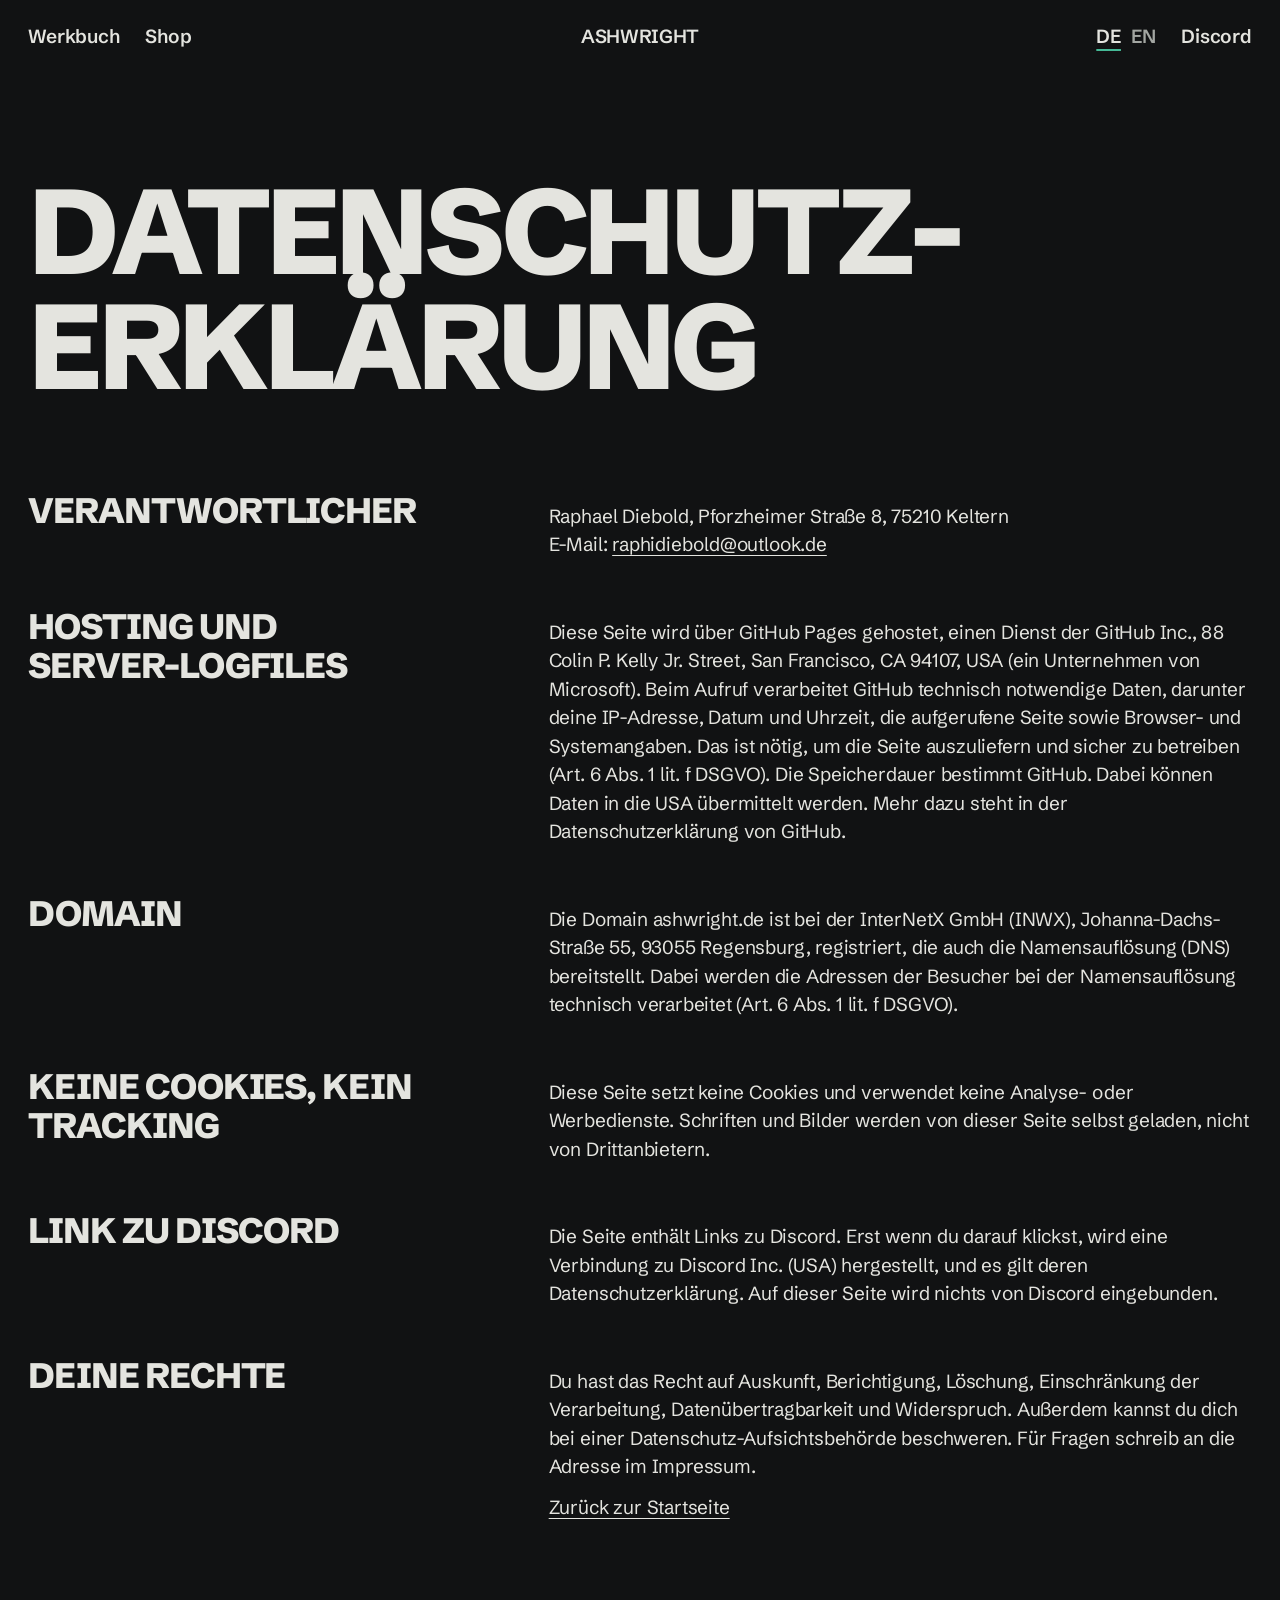
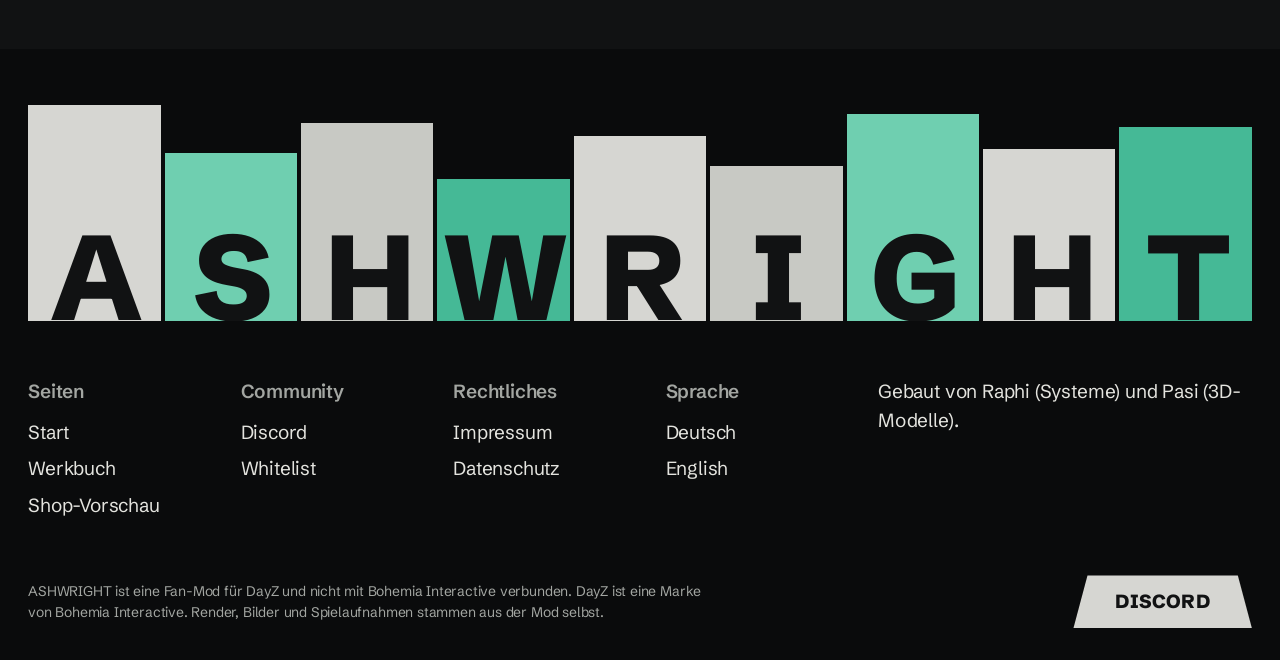
<file: datenschutz.html>
<!doctype html>
<html lang="de">
<head>
<meta charset="utf-8">
<meta name="viewport" content="width=device-width,initial-scale=1">
<title>Datenschutz – ASHWRIGHT</title>
<meta name="description" content="Datenschutzerklärung von ashwright.de">
<meta name="robots" content="noindex">
<link rel="icon" type="image/png" href="favicon.png">
<link rel="canonical" href="https://ashwright.de/datenschutz.html">


<link rel="preload" href="fonts/schibsted-grotesk-latin-800-normal.woff2" as="font" type="font/woff2" crossorigin>
<link rel="stylesheet" href="site.css?v=20261105a">
<link rel="stylesheet" href="sub3.css?v=20261105a">
<script>document.documentElement.classList.add('js')</script>

</head>
<body class="pg">
<a class="skip" href="#main">Zum Inhalt</a>
<header class="top"><div class="wrap">
  <nav class="l" aria-label="Hauptmenü"><a href="werkbuch.html">Werkbuch</a><a href="shop.html">Shop</a></nav>
  <a class="mark" href="./">ASHWRIGHT</a>
  <nav class="r" aria-label="Sprache"><span class="lang"><a href="datenschutz.html" hreflang="de" lang="de" aria-current="true">DE</a><a href="en.html" hreflang="en" lang="en">EN</a></span><a href="https://discord.gg/mjJFGwnTns">Discord</a></nav>
</div></header>
<main id="main">

<div class="wrap legal">
  <h1>Datenschutz&shy;erklärung</h1>
  <h2>Verantwortlicher</h2>
  <p>Raphael Diebold, Pforzheimer Straße 8, 75210 Keltern<br>E-Mail: <a href="mailto:raphidiebold@outlook.de">raphidiebold@outlook.de</a></p>
  <h2>Hosting und Server-Logfiles</h2>
  <p>Diese Seite wird über GitHub Pages gehostet, einen Dienst der GitHub Inc., 88 Colin P. Kelly Jr. Street, San Francisco, CA 94107, USA (ein Unternehmen von Microsoft). Beim Aufruf verarbeitet GitHub technisch notwendige Daten, darunter deine IP-Adresse, Datum und Uhrzeit, die aufgerufene Seite sowie Browser- und Systemangaben. Das ist nötig, um die Seite auszuliefern und sicher zu betreiben (Art. 6 Abs. 1 lit. f DSGVO). Die Speicherdauer bestimmt GitHub. Dabei können Daten in die USA übermittelt werden. Mehr dazu steht in der Datenschutzerklärung von GitHub.</p>
  <h2>Domain</h2>
  <p>Die Domain ashwright.de ist bei der InterNetX GmbH (INWX), Johanna-Dachs-Straße 55, 93055 Regensburg, registriert, die auch die Namensauflösung (DNS) bereitstellt. Dabei werden die Adressen der Besucher bei der Namensauflösung technisch verarbeitet (Art. 6 Abs. 1 lit. f DSGVO).</p>
  <h2>Keine Cookies, kein Tracking</h2>
  <p>Diese Seite setzt keine Cookies und verwendet keine Analyse- oder Werbedienste. Schriften und Bilder werden von dieser Seite selbst geladen, nicht von Drittanbietern.</p>
  <h2>Link zu Discord</h2>
  <p>Die Seite enthält Links zu Discord. Erst wenn du darauf klickst, wird eine Verbindung zu Discord Inc. (USA) hergestellt, und es gilt deren Datenschutzerklärung. Auf dieser Seite wird nichts von Discord eingebunden.</p>
  <h2>Deine Rechte</h2>
  <p>Du hast das Recht auf Auskunft, Berichtigung, Löschung, Einschränkung der Verarbeitung, Datenübertragbarkeit und Widerspruch. Außerdem kannst du dich bei einer Datenschutz-Aufsichtsbehörde beschweren. Für Fragen schreib an die Adresse im Impressum.</p>
  <p><a href="./">Zurück zur Startseite</a></p>
</div>
</main>
<footer class="foot"><div class="wrap">
  <div class="blocks" role="img" aria-label="ASHWRIGHT"><span style="--h:100%;--c:var(--light)">A</span><span style="--h:78%;--c:var(--p5)">S</span><span style="--h:92%;--c:var(--light-2)">H</span><span style="--h:66%;--c:var(--acc)">W</span><span style="--h:86%;--c:var(--light)">R</span><span style="--h:72%;--c:var(--light-2)">I</span><span style="--h:96%;--c:var(--p5)">G</span><span style="--h:80%;--c:var(--light)">H</span><span style="--h:90%;--c:var(--acc)">T</span></div>
  <div class="cols">
    <nav aria-label="Seiten"><h2>Seiten</h2><a href="./">Start</a><a href="werkbuch.html">Werkbuch</a><a href="shop.html">Shop-Vorschau</a></nav>
    <nav aria-label="Community"><h2>Community</h2><a href="https://discord.gg/mjJFGwnTns">Discord</a><a href="./#whitelist">Whitelist</a></nav>
    <nav aria-label="Rechtliches"><h2>Rechtliches</h2><a href="impressum.html">Impressum</a><a href="datenschutz.html">Datenschutz</a></nav>
    <nav aria-label="Sprache"><h2>Sprache</h2><a href="datenschutz.html" hreflang="de" lang="de">Deutsch</a><a href="en.html" hreflang="en" lang="en">English</a></nav>
    <div class="who"><p>Gebaut von Raphi (Systeme) und Pasi (3D-Modelle).</p></div>
  </div>
  <div class="last"><p class="fine">ASHWRIGHT ist eine Fan-Mod für DayZ und nicht mit Bohemia Interactive verbunden. DayZ ist eine Marke von Bohemia Interactive. Render, Bilder und Spielaufnahmen stammen aus der Mod selbst.</p><a class="btn light" href="https://discord.gg/mjJFGwnTns">Discord</a></div>
</div></footer>
<script>
(function(){[].forEach.call(document.querySelectorAll('.page-head h1, .page-head p, .page-head figure, .chapter > *, .price-list li, .fair, ol.chain li, .legal > *, .rank > div, .jobs .job'),function(el,i){el.classList.add('rv');el.style.setProperty('--d',i%4)});
var rv=[].slice.call(document.querySelectorAll('.rv')),tick=false;
function check(){tick=false;var lim=innerHeight*0.92;rv=rv.filter(function(el){if(el.getBoundingClientRect().top<lim){el.classList.add('in');return false}return true})}
function onS(){if(!tick){tick=true;requestAnimationFrame(check)}}
addEventListener('scroll',onS,{passive:true});addEventListener('resize',onS);check();
var toc=document.querySelectorAll('.toc a');if(toc.length){var map={};toc.forEach(function(a){map[a.getAttribute('href').slice(1)]=a});
var so=new IntersectionObserver(function(en){en.forEach(function(x){if(x.isIntersecting){toc.forEach(function(a){a.classList.remove('on')});var a=map[x.target.id];if(a)a.classList.add('on')}})},{rootMargin:'-20% 0px -70% 0px'});
document.querySelectorAll('.chapter').forEach(function(c){so.observe(c)})}})();
</script>
</body>
</html>
</file>
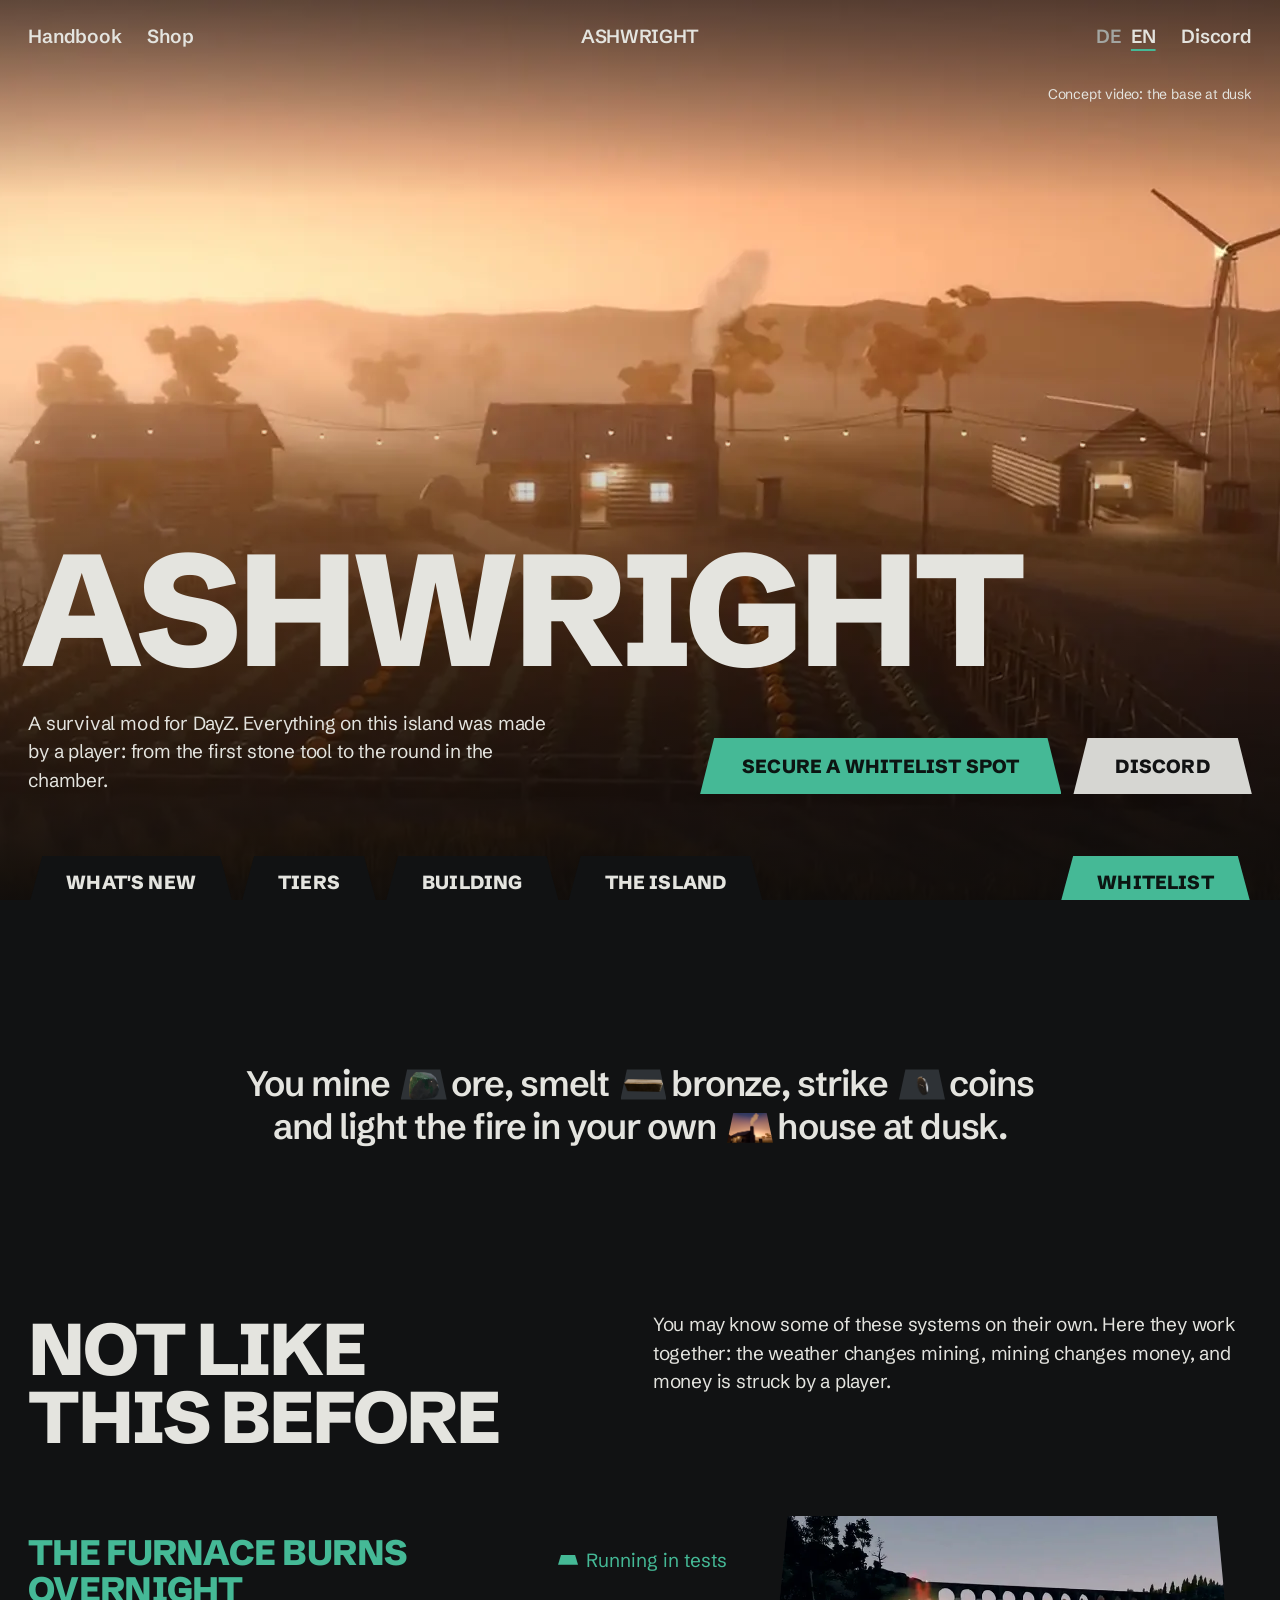
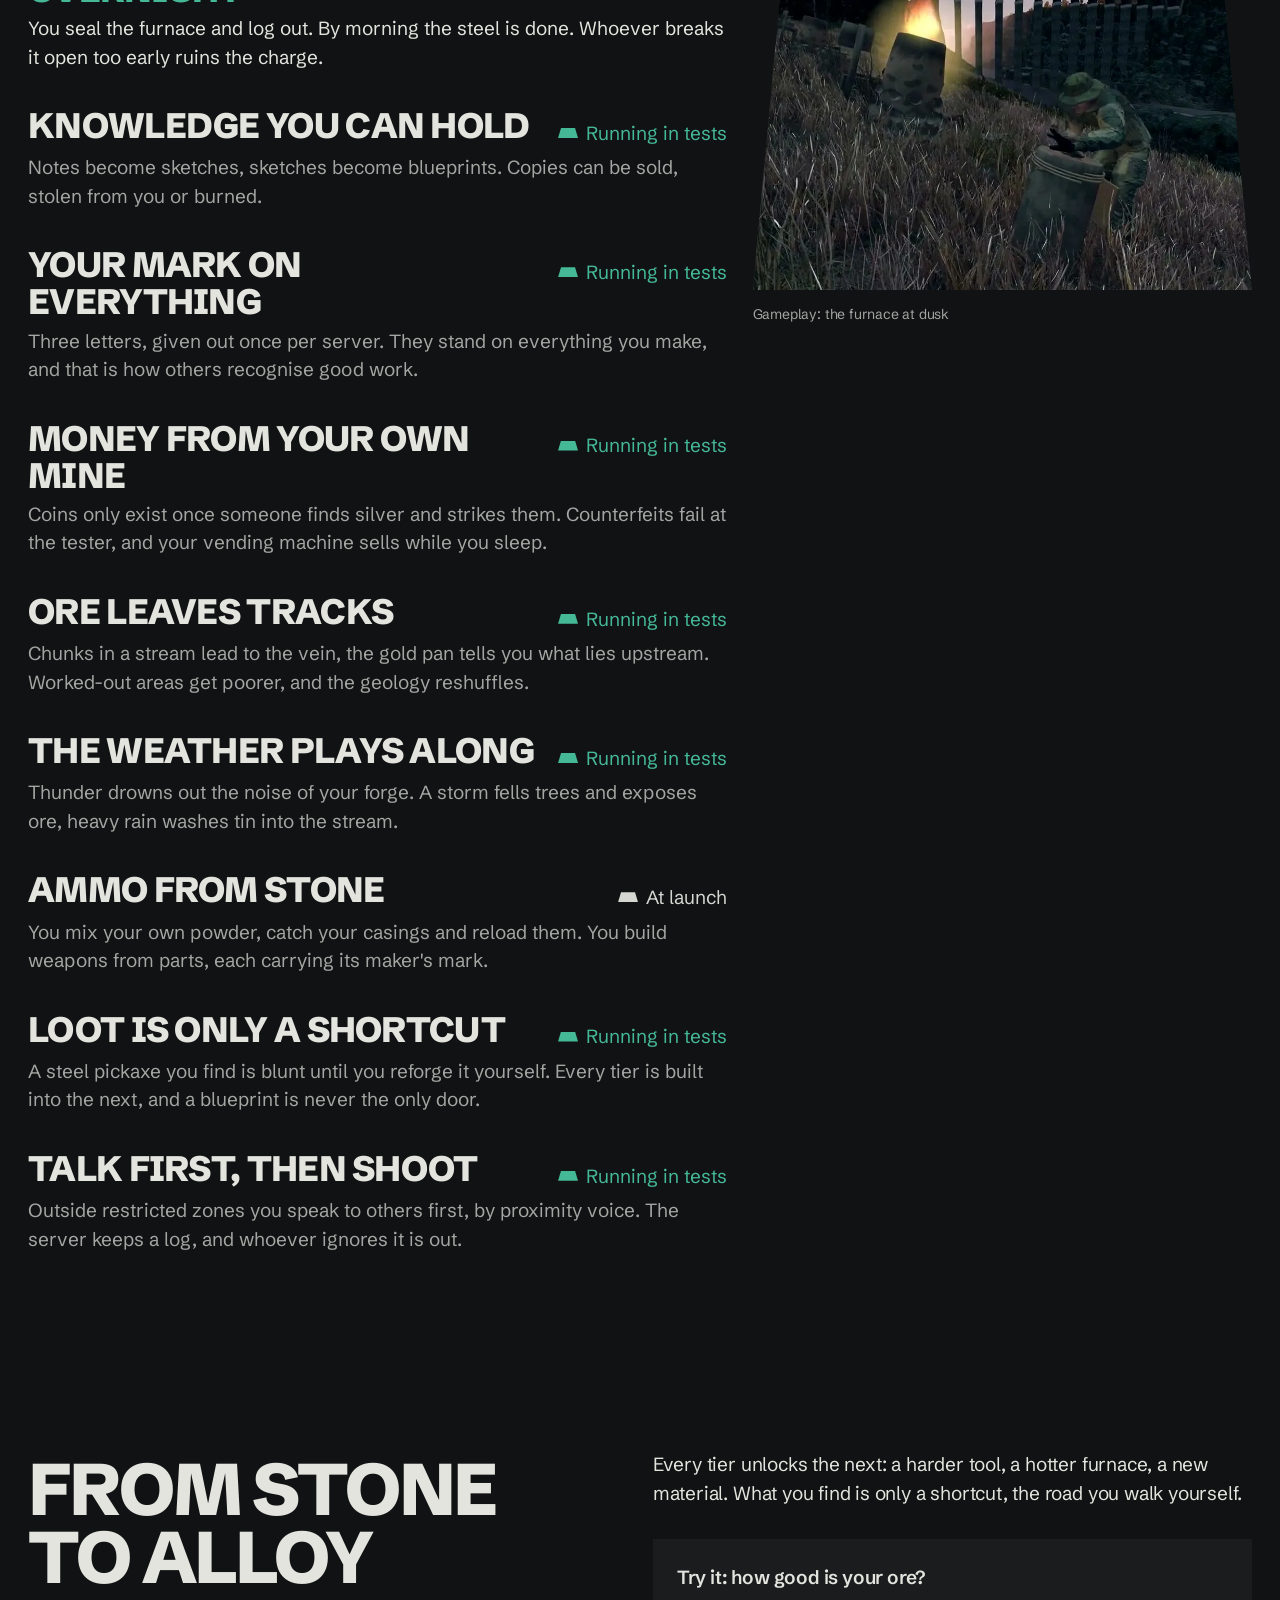
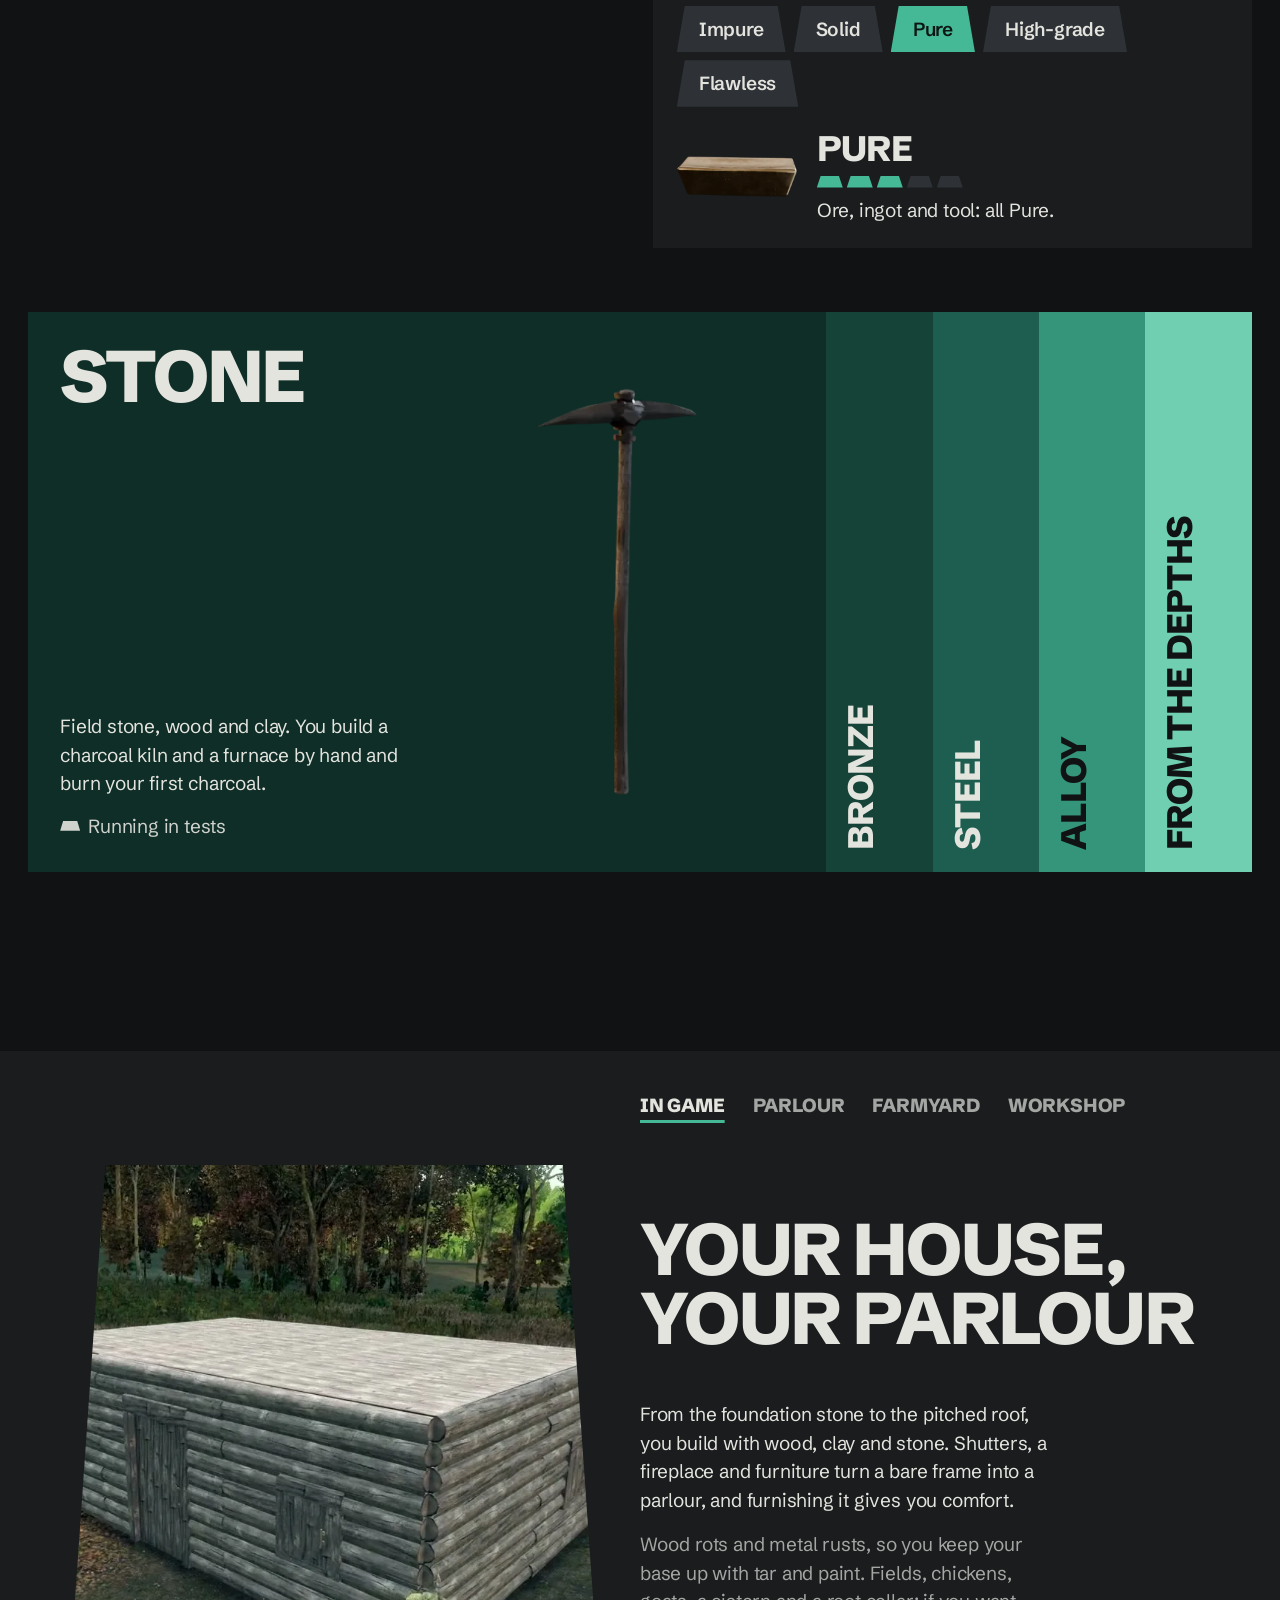
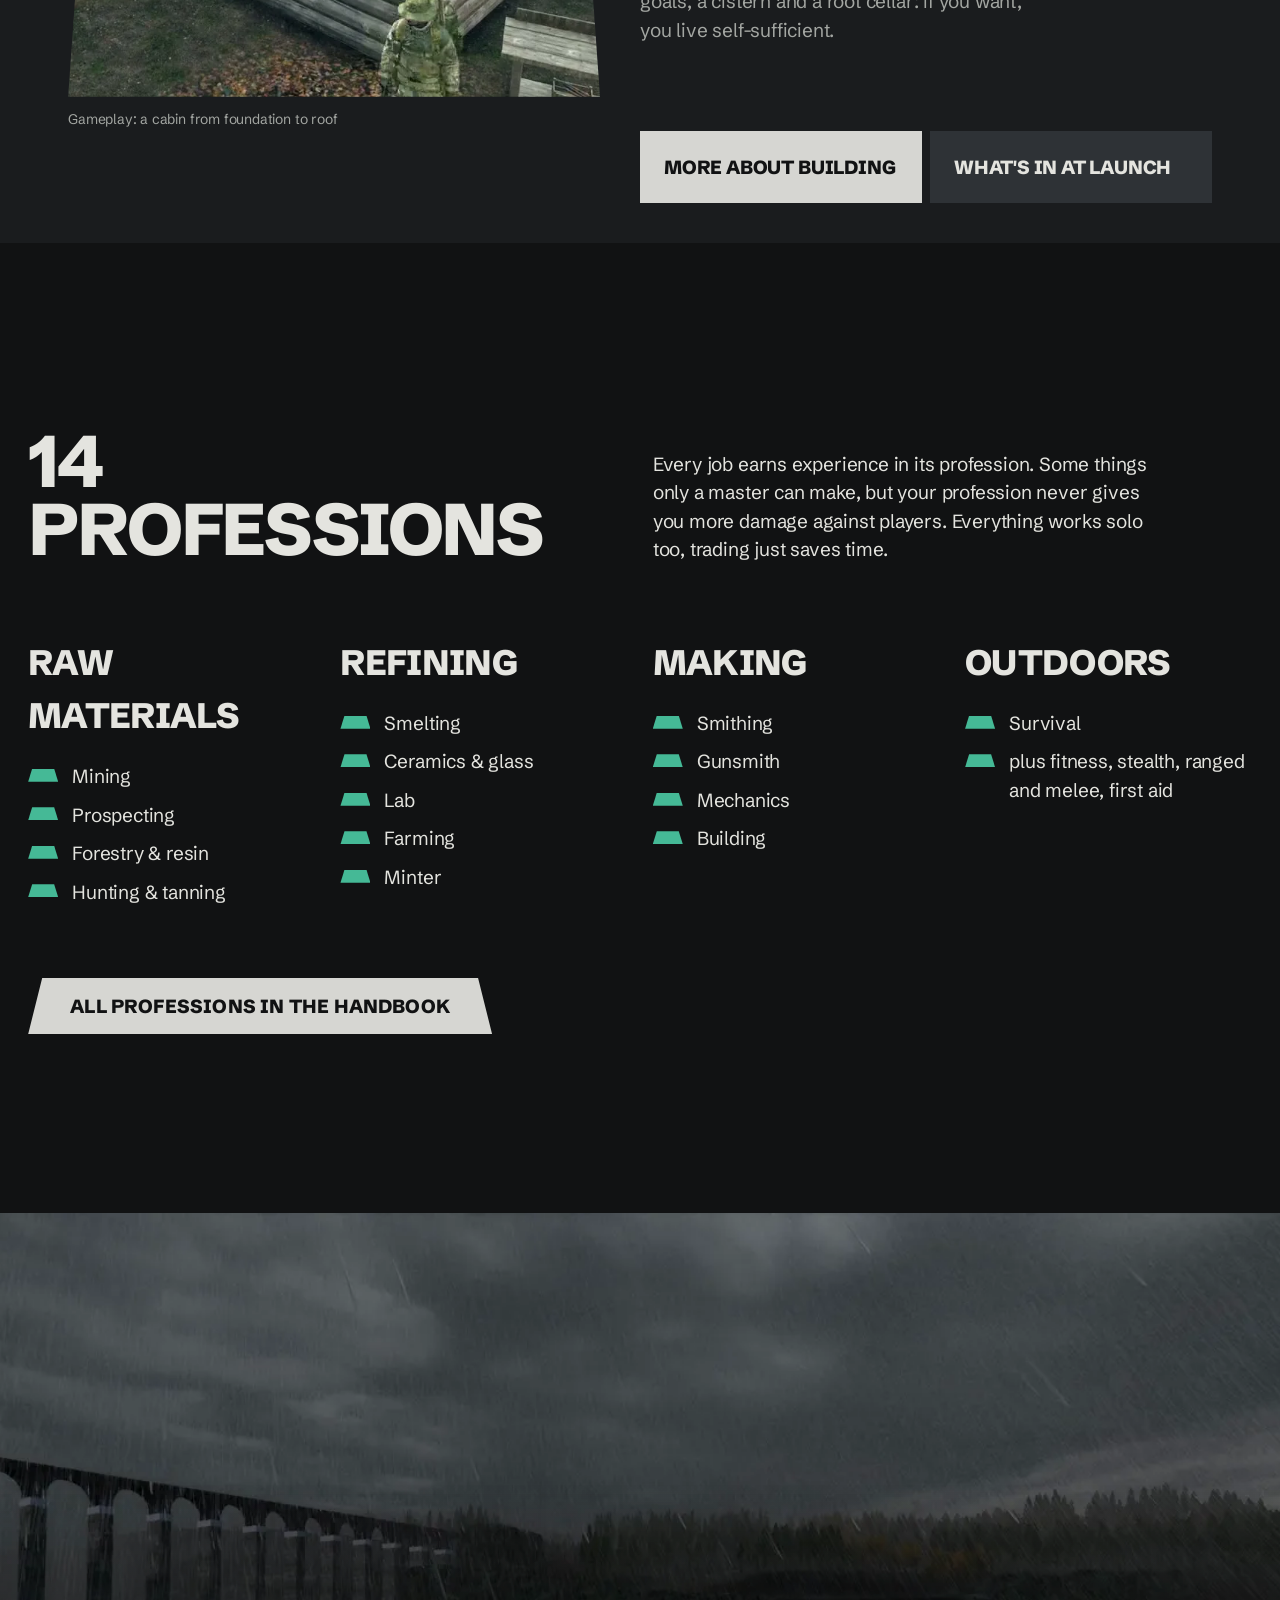
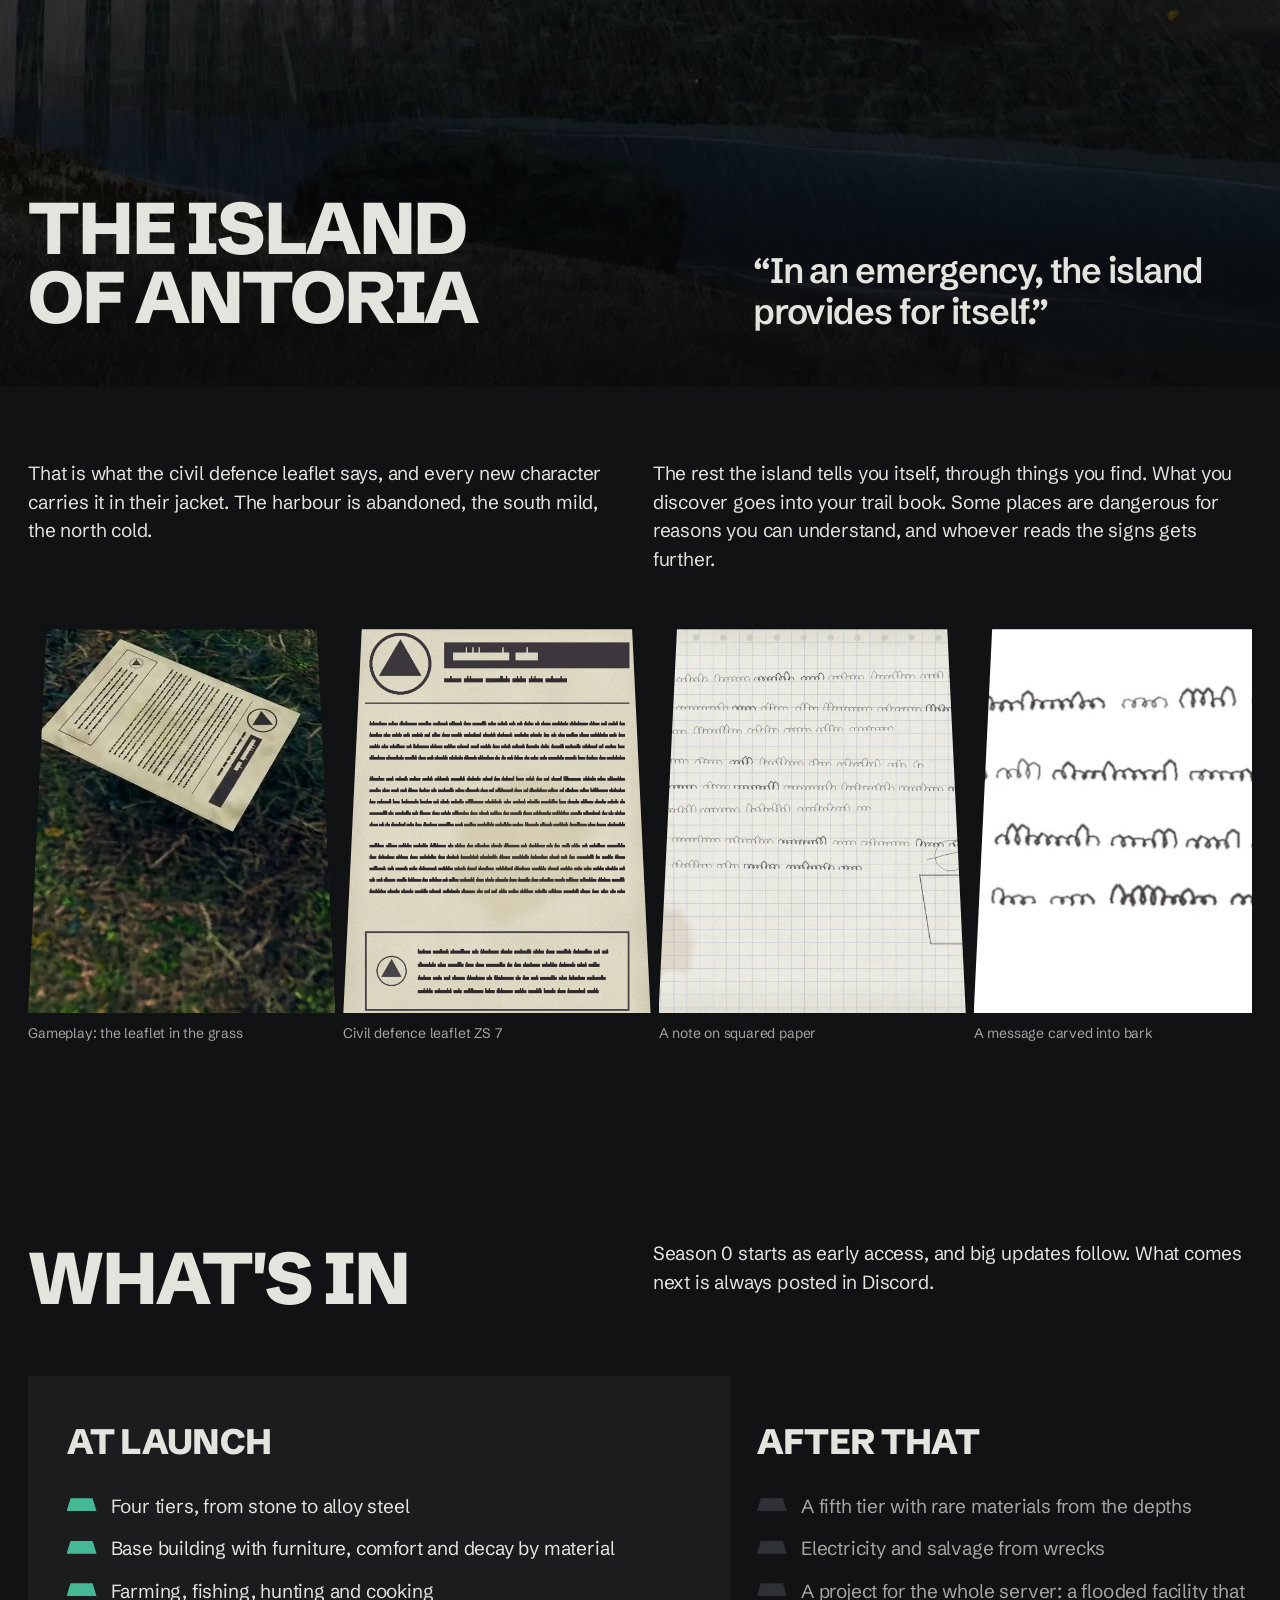
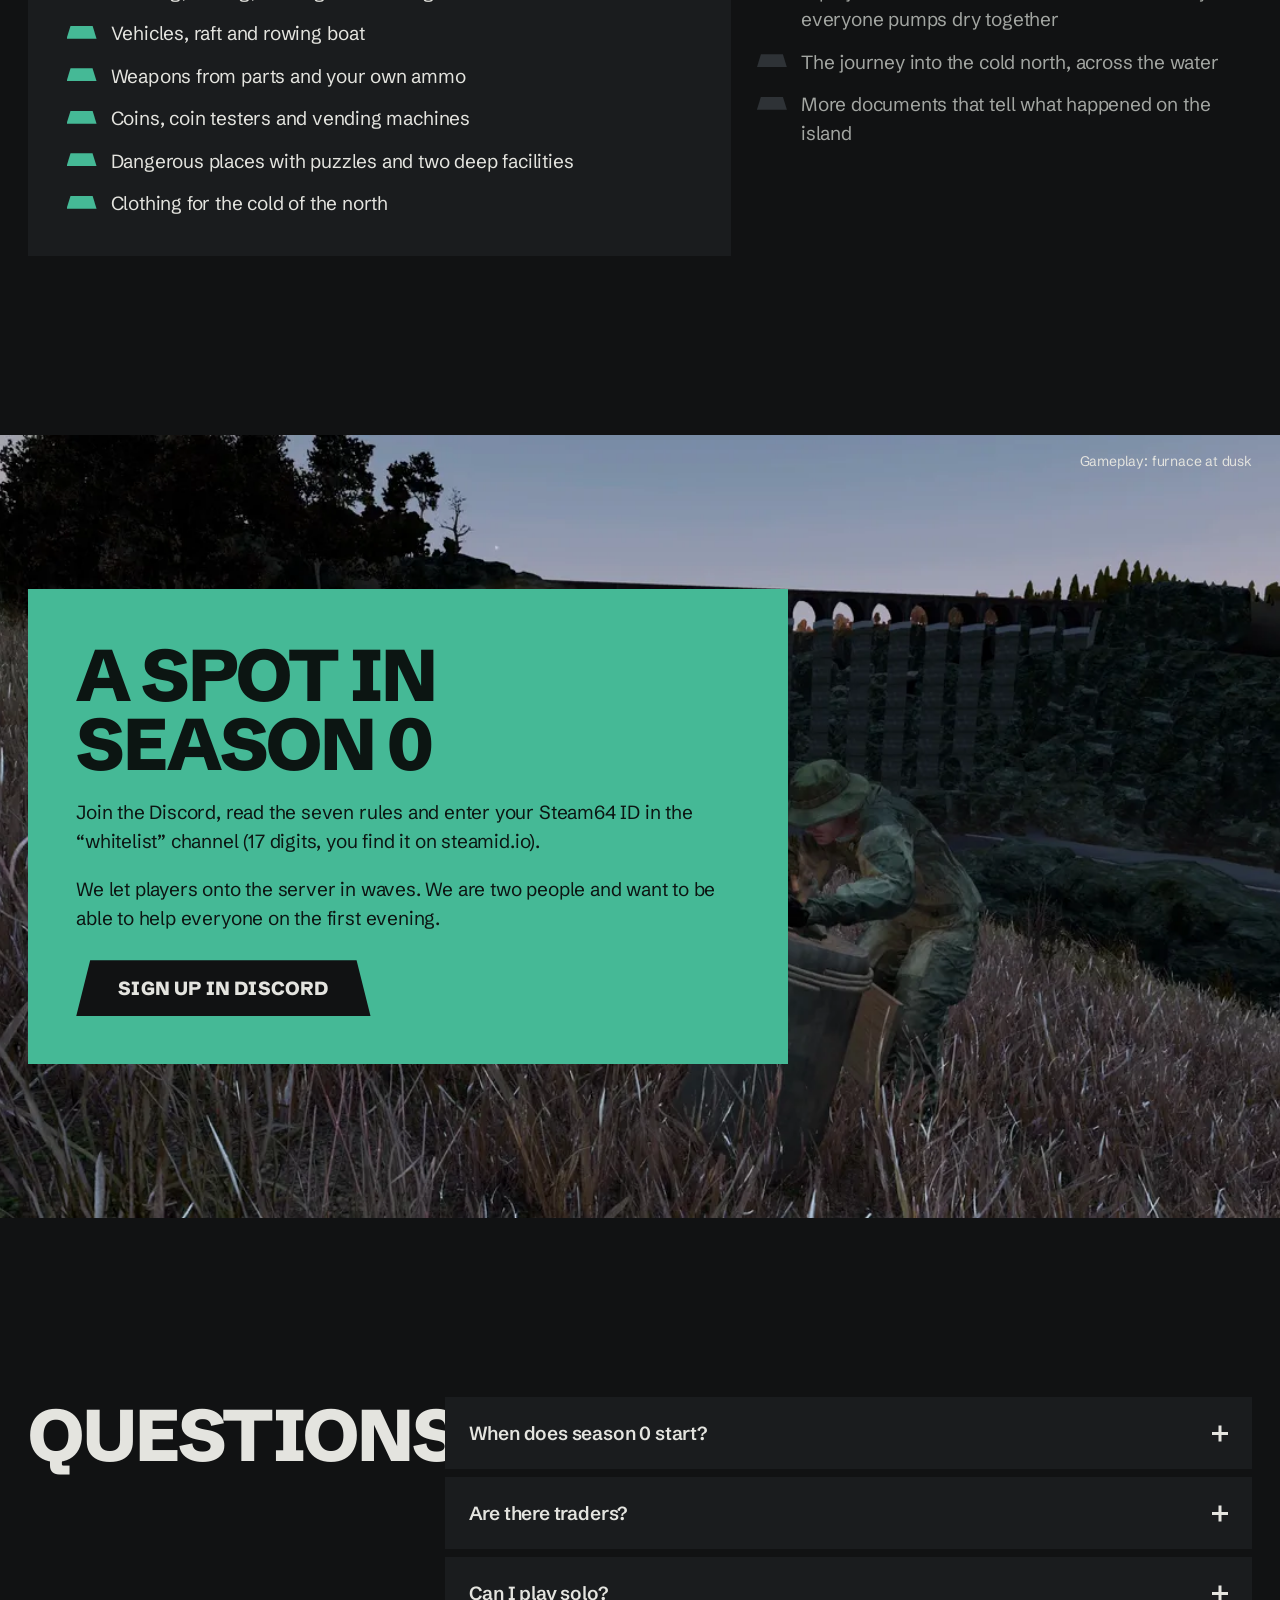
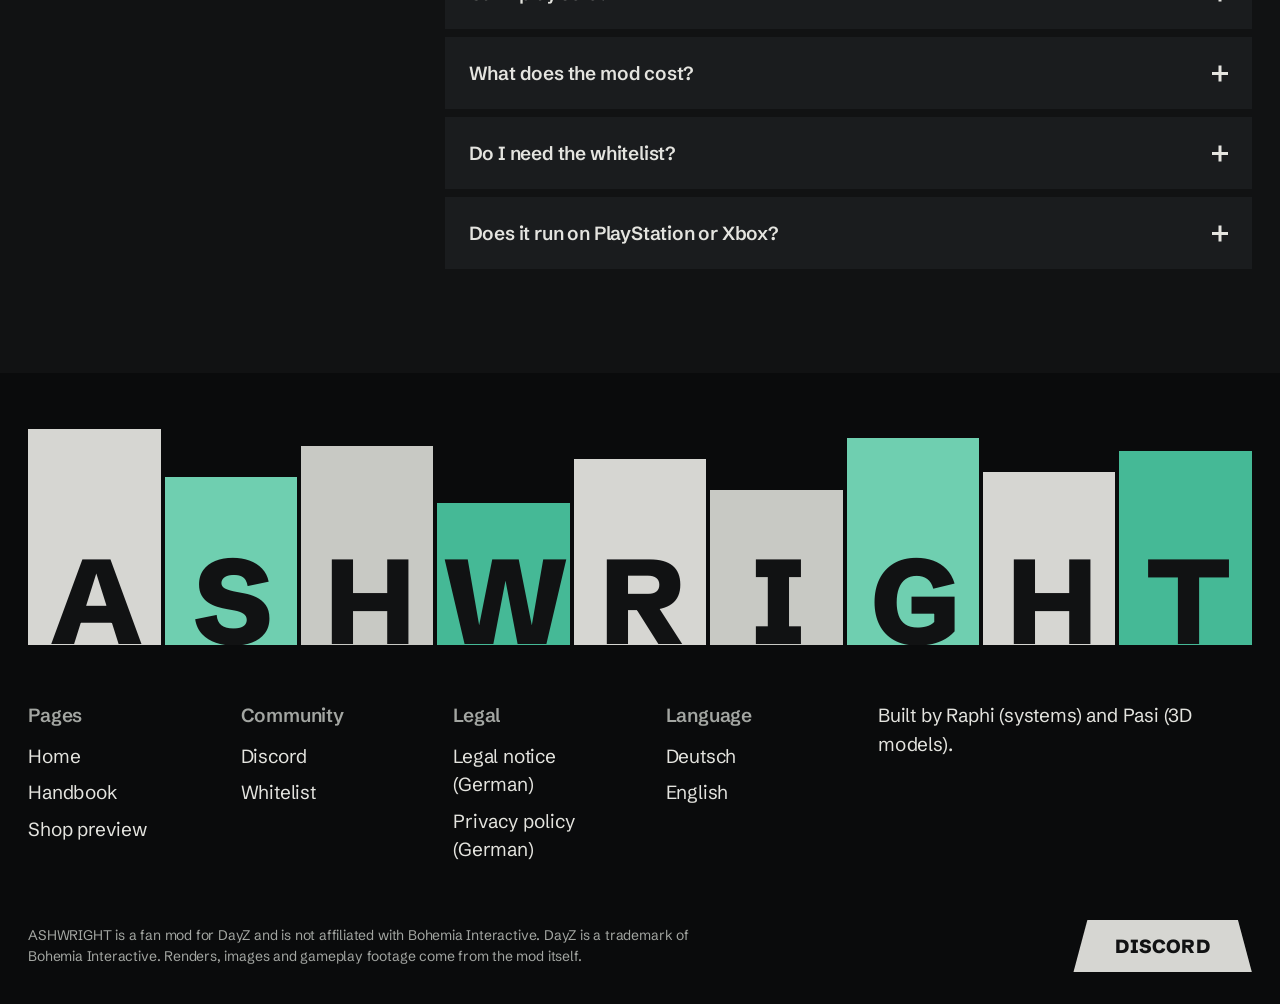
<file: en.html>
<!doctype html>
<html lang="en">
<head>
<meta charset="utf-8">
<meta name="viewport" content="width=device-width,initial-scale=1">
<title>ASHWRIGHT – Survival mod for DayZ: make everything yourself</title>
<meta name="description" content="ASHWRIGHT is a survival mod for DayZ where everything that exists was made by a player: mine ore, smelt bronze and steel, build weapons from parts, strike your own coins, furnish a house with a fireplace. English and German server, whitelist via Discord.">
<link rel="icon" type="image/png" href="favicon.png">
<link rel="canonical" href="https://ashwright.de/en.html">
<link rel="alternate" hreflang="de" href="https://ashwright.de/">
<link rel="alternate" hreflang="en" href="https://ashwright.de/en.html">
<link rel="alternate" hreflang="x-default" href="https://ashwright.de/">
<meta property="og:title" content="ASHWRIGHT – Survival mod for DayZ: make everything yourself"><meta property="og:description" content="ASHWRIGHT is a survival mod for DayZ where everything that exists was made by a player: mine ore, smelt bronze and steel, build weapons from parts, strike your own coins, furnish a house with a fireplace. English and German server, whitelist via Discord."><meta property="og:image" content="https://ashwright.de/media/hero-poster.webp"><meta property="og:type" content="website"><meta name="twitter:card" content="summary_large_image">
<link rel="preload" href="fonts/schibsted-grotesk-latin-800-normal.woff2" as="font" type="font/woff2" crossorigin>
<link rel="stylesheet" href="site.css?v=20261105a">
<script>document.documentElement.classList.add('js')</script>
</head>
<body>
<a class="skip" href="#main">Skip to content</a>
<header class="top"><div class="wrap">
  <nav class="l" aria-label="Main menu"><a href="werkbuch-en.html">Handbook</a><a href="shop-en.html">Shop</a></nav>
  <a class="mark" href="en.html">ASHWRIGHT</a>
  <nav class="r" aria-label="Language"><span class="lang"><a href="index.html" hreflang="de" lang="de">DE</a><a href="en.html" hreflang="en" lang="en" aria-current="true">EN</a></span><a href="https://discord.gg/mjJFGwnTns">Discord</a></nav>
</div></header>
<main id="main">

<section class="hero">
  <div class="media" aria-hidden="true"><img src="media/hero-poster.webp" width="1600" height="900" alt="">
    <video class="loop" muted loop playsinline preload="metadata" poster="media/hero-poster.webp" autoplay><source src="media/hero-base.mp4" type="video/mp4"></video></div>
  <div class="scrim" aria-hidden="true"></div>
  <p class="vcap">Concept video: the base at dusk</p>
  <div class="wrap hero-in">
    <h1 class="h">Ashwright</h1>
    <p class="lead" style="--d:1">A survival mod for DayZ. Everything on this island was made by a player: from the first stone tool to the round in the chamber.</p>
    <div class="cta" style="--d:2"><a class="btn" href="#whitelist">Secure a whitelist spot</a><a class="btn light" href="https://discord.gg/mjJFGwnTns">Discord</a></div>
  </div>
  <nav class="tabs-row" aria-label="Main menu"><a class="tab" style="--i:0" href="#neu">What&#x27;s new</a><a class="tab" style="--i:1" href="#stufen">Tiers</a><a class="tab" style="--i:2" href="#bauen">Building</a><a class="tab" style="--i:3" href="#insel">The island</a><a class="tab go" style="--i:4" href="#whitelist">Whitelist</a></nav>
</section>

<section class="statement" aria-label="ASHWRIGHT"><div class="wrap"><p class="rv">You mine <span class="inl cut"><img src="img/copper.webp" width="303" height="283" alt="" loading="lazy"></span>ore, smelt <span class="inl cut"><img src="img/ingot_bronze.webp" width="360" height="124" alt="" loading="lazy"></span>bronze, strike <span class="inl cut"><img src="media/coin.webp" width="500" height="500" alt="" loading="lazy"></span>coins and light the fire in your own <span class="inl"><img src="media/base-b.webp" width="1920" height="1080" alt="" loading="lazy"></span>house at dusk.</p></div></section>

<section id="neu" class="sec"><div class="wrap">
  <div class="grid intro2"><h2 class="h rv">Not like this before</h2><div class="col"><p class="rv" style="--d:1">You may know some of these systems on their own. Here they work together: the weather changes mining, mining changes money, and money is struck by a player.</p></div></div>
  <div class="index">
    <ul class="rv"><li><button type="button" data-cap="Gameplay: the furnace at dusk" aria-pressed="true" class=on><span class="t">The furnace burns overnight</span><span class="k st-test">Running in tests</span><span class="d">You seal the furnace and log out. By morning the steel is done. Whoever breaks it open too early ruins the charge.</span></button></li><li><button type="button" data-cap="Sketch for casting bronze" aria-pressed="false"><span class="t">Knowledge you can hold</span><span class="k st-test">Running in tests</span><span class="d">Notes become sketches, sketches become blueprints. Copies can be sold, stolen from you or burned.</span></button></li><li><button type="button" data-cap="A freshly cast bronze ingot (render)" aria-pressed="false"><span class="t">Your mark on everything</span><span class="k st-test">Running in tests</span><span class="d">Three letters, given out once per server. They stand on everything you make, and that is how others recognise good work.</span></button></li><li><button type="button" data-cap="A player-struck coin (render)" aria-pressed="false"><span class="t">Money from your own mine</span><span class="k st-test">Running in tests</span><span class="d">Coins only exist once someone finds silver and strikes them. Counterfeits fail at the tester, and your vending machine sells while you sleep.</span></button></li><li><button type="button" data-cap="Gameplay: a chunk shatters under the pickaxe" aria-pressed="false"><span class="t">Ore leaves tracks</span><span class="k st-test">Running in tests</span><span class="d">Chunks in a stream lead to the vein, the gold pan tells you what lies upstream. Worked-out areas get poorer, and the geology reshuffles.</span></button></li><li><button type="button" data-cap="Gameplay: storm over the viaduct" aria-pressed="false"><span class="t">The weather plays along</span><span class="k st-test">Running in tests</span><span class="d">Thunder drowns out the noise of your forge. A storm fells trees and exposes ore, heavy rain washes tin into the stream.</span></button></li><li><button type="button" data-cap="Sketch for assembling a weapon" aria-pressed="false"><span class="t">Ammo from stone</span><span class="k st-start">At launch</span><span class="d">You mix your own powder, catch your casings and reload them. You build weapons from parts, each carrying its maker&#x27;s mark.</span></button></li><li><button type="button" data-cap="The steel pickaxe (render)" aria-pressed="false"><span class="t">Loot is only a shortcut</span><span class="k st-test">Running in tests</span><span class="d">A steel pickaxe you find is blunt until you reforge it yourself. Every tier is built into the next, and a blueprint is never the only door.</span></button></li><li><button type="button" data-cap="Gameplay: two survivors on the road" aria-pressed="false"><span class="t">Talk first, then shoot</span><span class="k st-test">Running in tests</span><span class="d">Outside restricted zones you speak to others first, by proximity voice. The server keeps a log, and whoever ignores it is out.</span></button></li></ul>
    <div class="frame rv" style="--d:1"><div class="fr"><div class="on"><video class="loop" muted loop playsinline preload="none" poster="media/clip-ofen.webp" aria-label="Gameplay: the furnace at dusk"><source src="media/clip-ofen.mp4" type="video/mp4"></video></div><div class="cut"><img src="media/doc-bauplan.webp" width="1100" height="786" alt="Sketch for casting bronze" loading="lazy"></div><div class="cut"><img src="img/ingot_bronze_hot.webp" width="360" height="124" alt="A freshly cast bronze ingot (render)" loading="lazy"></div><div class="cut"><img src="media/coin.webp" width="500" height="500" alt="A player-struck coin (render)" loading="lazy"></div><div><video class="loop" muted loop playsinline preload="none" poster="media/clip-abbau.webp" aria-label="Gameplay: a chunk shatters under the pickaxe"><source src="media/clip-abbau.mp4" type="video/mp4"></video></div><div class=""><img src="media/shot-sturm.webp" width="1600" height="670" alt="Gameplay: storm over the viaduct" loading="lazy"></div><div class="cut"><img src="media/doc-waffenplan.webp" width="1100" height="786" alt="Sketch for assembling a weapon" loading="lazy"></div><div class="cut"><img src="media/pickaxe-steel.webp" width="340" height="500" alt="The steel pickaxe (render)" loading="lazy"></div><div><video class="loop" muted loop playsinline preload="none" poster="media/clip-begegnung.webp" aria-label="Gameplay: two survivors on the road"><source src="media/clip-begegnung.mp4" type="video/mp4"></video></div></div><p aria-live="polite">Gameplay: the furnace at dusk</p></div>
  </div>
</div></section>

<section id="stufen" class="sec"><div class="wrap">
  <div class="grid intro2">
    <h2 class="h rv">From stone to alloy</h2>
    <div class="col">
      <p class="rv" style="--d:1">Every tier unlocks the next: a harder tool, a hotter furnace, a new material. What you find is only a shortcut, the road you walk yourself.</p>
      <div class="grade rv" style="--d:2"><fieldset><legend>Try it: how good is your ore?</legend><div class="opts"><label><input type="radio" name="grade" id="g1"><span>Impure</span></label><label><input type="radio" name="grade" id="g2"><span>Solid</span></label><label><input type="radio" name="grade" id="g3" checked><span>Pure</span></label><label><input type="radio" name="grade" id="g4"><span>High-grade</span></label><label><input type="radio" name="grade" id="g5"><span>Flawless</span></label></div></fieldset><div class="outs" aria-live="polite"><div class="out o1"><img src="img/ingot_bronze.webp" width="360" height="124" alt="" loading="lazy"><div><b>Impure</b><span class="pips" aria-hidden="true"><i class=f></i><i></i><i></i><i></i><i></i></span><p>Ore, ingot and tool: all Impure. Common.</p></div></div><div class="out o2"><img src="img/ingot_bronze.webp" width="360" height="124" alt="" loading="lazy"><div><b>Solid</b><span class="pips" aria-hidden="true"><i class=f></i><i class=f></i><i></i><i></i><i></i></span><p>Ore, ingot and tool: all Solid.</p></div></div><div class="out o3"><img src="img/ingot_bronze.webp" width="360" height="124" alt="" loading="lazy"><div><b>Pure</b><span class="pips" aria-hidden="true"><i class=f></i><i class=f></i><i class=f></i><i></i><i></i></span><p>Ore, ingot and tool: all Pure.</p></div></div><div class="out o4"><img src="img/ingot_bronze.webp" width="360" height="124" alt="" loading="lazy"><div><b>High-grade</b><span class="pips" aria-hidden="true"><i class=f></i><i class=f></i><i class=f></i><i class=f></i><i></i></span><p>Ore, ingot and tool: all High-grade.</p></div></div><div class="out o5"><img src="img/ingot_bronze.webp" width="360" height="124" alt="" loading="lazy"><div><b>Flawless</b><span class="pips" aria-hidden="true"><i class=f></i><i class=f></i><i class=f></i><i class=f></i><i class=f></i></span><p>Ore, ingot and tool: all Flawless. Rare.</p></div></div></div></div>
    </div>
  </div>
  <div class="acc rv" style="--d:1"><div class="stage" style="--c:var(--p1);--t:var(--ink)"><input type="radio" name="stage" id="st0" checked>
      <label for="st0"><span class="nm">Stone</span></label>
      <div class="body"><div><h3>Stone</h3><div><p>Field stone, wood and clay. You build a charcoal kiln and a furnace by hand and burn your first charcoal.</p><p class="stt st-test">Running in tests</p></div></div><figure class="ph cut"><img src="media/pickaxe-stone.webp" width="340" height="500" alt="" loading="lazy"></figure></div>
    </div><div class="stage" style="--c:var(--p2);--t:var(--ink)"><input type="radio" name="stage" id="st1">
      <label for="st1"><span class="nm">Bronze</span></label>
      <div class="body"><div><h3>Bronze</h3><div><p>Copper and tin become bronze in the clay furnace. You cast your first tool and strike your mark into it for the first time.</p><p class="stt st-test">Running in tests</p></div></div><figure class="ph cut"><img src="media/pickaxe-bronze.webp" width="340" height="500" alt="" loading="lazy"></figure></div>
    </div><div class="stage" style="--c:var(--p3);--t:var(--ink)"><input type="radio" name="stage" id="st2">
      <label for="st2"><span class="nm">Steel</span></label>
      <div class="body"><div><h3>Steel</h3><div><p>Iron needs more heat and a pair of tongs. Overnight it turns into steel, you mix powder and build your first firearms.</p><p class="stt st-test">Running in tests</p></div></div><figure class="ph cut"><img src="media/pickaxe-steel.webp" width="340" height="500" alt="" loading="lazy"></figure></div>
    </div><div class="stage" style="--c:var(--p4);--t:var(--dark)"><input type="radio" name="stage" id="st3">
      <label for="st3"><span class="nm">Alloy</span></label>
      <div class="body"><div><h3>Alloy</h3><div><p>Firebrick, blast furnace, alloy steel: installations that fire for days, and tools that can handle almost anything.</p><p class="stt st-start">At launch</p></div></div><figure class="ph cut"><img src="media/pickaxe-alloy.webp" width="340" height="500" alt="" loading="lazy"></figure></div>
    </div><div class="stage" style="--c:var(--p5);--t:var(--dark)"><input type="radio" name="stage" id="st4">
      <label for="st4"><span class="nm">From the depths</span></label>
      <div class="body"><div><h3>From the depths</h3><div><p>Rare, hard materials that only lie deep down. And after that, something the whole server can only do together.</p><p class="stt st-later">After launch</p></div></div><figure class="ph cut"><img src="media/ore-tungsten.webp" width="340" height="500" alt="" loading="lazy"></figure></div>
    </div></div>
</div></section>

<section id="bauen" class="field"><div class="wrap plate">
  <div class="pic rv"><div class="sq"><div class="i1 shown"><video class="loop" muted loop playsinline preload="none" poster="media/clip-huette.webp" aria-label="Gameplay: a cabin from foundation to roof"><source src="media/clip-huette.mp4" type="video/mp4"></video></div><div class="i2"><img src="media/base-b.webp" width="1280" height="720" alt="Concept image: parlour with a fireplace at dusk" loading="lazy"></div><div class="i3"><img src="media/base-e.webp" width="1280" height="720" alt="Concept image: farmyard with animals" loading="lazy"></div><div class="i4"><img src="media/base-d.webp" width="1280" height="720" alt="Concept image: workshop with a wagon" loading="lazy"></div></div><p class="cap"><span class="c1">Gameplay: a cabin from foundation to roof</span><span class="c2">Concept image: parlour with a fireplace at dusk</span><span class="c3">Concept image: farmyard with animals</span><span class="c4">Concept image: workshop with a wagon</span></p></div>
  <div class="txt">
    <div class="tabs rv" role="radiogroup" aria-label="Your house, your parlour"><input type="radio" name="build" id="b1" checked><label for="b1">In game</label><input type="radio" name="build" id="b2"><label for="b2">Parlour</label><input type="radio" name="build" id="b3"><label for="b3">Farmyard</label><input type="radio" name="build" id="b4"><label for="b4">Workshop</label></div>
    <div><h2 class="h rv" style="--d:1">Your house, your parlour</h2><p class="rv" style="--d:2">From the foundation stone to the pitched roof, you build with wood, clay and stone. Shutters, a fireplace and furniture turn a bare frame into a parlour, and furnishing it gives you comfort.</p><p class="rv" style="--d:3">Wood rots and metal rusts, so you keep your base up with tar and paint. Fields, chickens, goats, a cistern and a root cellar: if you want, you live self-sufficient.</p></div>
    <div class="cells rv" style="--d:3"><a class="c-a" href="werkbuch-en.html#bauen">More about building</a><a class="c-b" href="#fahrplan">What&#x27;s in at launch</a></div>
  </div>
</div></section>

<section id="berufe" class="sec"><div class="wrap">
  <div class="grid jobs-top"><h2 class="h rv">14 professions</h2><p class="rv" style="--d:1">Every job earns experience in its profession. Some things only a master can make, but your profession never gives you more damage against players. Everything works solo too, trading just saves time.</p></div>
  <div class="groups"><div class="grp rv" style="--d:0"><h3>Raw materials</h3><ul><li>Mining</li><li>Prospecting</li><li>Forestry &amp; resin</li><li>Hunting &amp; tanning</li></ul></div><div class="grp rv" style="--d:1"><h3>Refining</h3><ul><li>Smelting</li><li>Ceramics &amp; glass</li><li>Lab</li><li>Farming</li><li>Minter</li></ul></div><div class="grp rv" style="--d:2"><h3>Making</h3><ul><li>Smithing</li><li>Gunsmith</li><li>Mechanics</li><li>Building</li></ul></div><div class="grp rv" style="--d:3"><h3>Outdoors</h3><ul><li>Survival</li><li>plus fitness, stealth, ranged and melee, first aid</li></ul></div></div>
  <p class="jobs-cta rv"><a class="btn light" href="werkbuch-en.html">All professions in the handbook</a></p>
</div></section>

<section id="insel">
  <div class="isle-open">
    <img src="media/shot-sturm.webp" width="1600" height="670" alt="Gameplay: storm over the viaduct" loading="lazy">
    <div class="scrim" aria-hidden="true"></div>
    <div class="wrap"><h2 class="h rv">The island of Antoria</h2><blockquote class="rv" style="--d:1">“In an emergency, the island provides for itself.”</blockquote></div>
  </div>
  <div class="isle"><div class="wrap">
    <div class="grid two"><p class="rv">That is what the civil defence leaflet says, and every new character carries it in their jacket. The harbour is abandoned, the south mild, the north cold.</p><p class="rv" style="--d:1">The rest the island tells you itself, through things you find. What you discover goes into your trail book. Some places are dangerous for reasons you can understand, and whoever reads the signs gets further.</p></div>
    <div class="finds rv" role="list" aria-label="Finds from the island"><figure><div class="fm"><video class="loop" muted loop playsinline preload="none" poster="media/clip-merkblatt.webp" aria-label="Gameplay: the leaflet in the grass"><source src="media/clip-merkblatt.mp4" type="video/mp4"></video></div><figcaption>Gameplay: the leaflet in the grass</figcaption></figure><figure><div class="fm"><img src="media/doc-merkblatt.webp" width="1280" height="720" alt="Civil defence leaflet ZS 7" loading="lazy"></div><figcaption>Civil defence leaflet ZS 7</figcaption></figure><figure><div class="fm"><img src="media/doc-notiz.webp" width="1280" height="720" alt="A note on squared paper" loading="lazy"></div><figcaption>A note on squared paper</figcaption></figure><figure><div class="fm"><img src="media/doc-rinde.webp" width="1280" height="720" alt="A message carved into bark" loading="lazy"></div><figcaption>A message carved into bark</figcaption></figure><figure><div class="fm"><img src="media/keycard.webp" width="1280" height="720" alt="An access card" loading="lazy"></div><figcaption>An access card</figcaption></figure><figure><div class="fm"><img src="media/sperrgebiet.webp" width="1280" height="720" alt="A sign on a fence" loading="lazy"></div><figcaption>A sign on a fence</figcaption></figure></div>
  </div></div>
</section>

<section id="fahrplan" class="sec road"><div class="wrap">
  <div class="grid intro2"><h2 class="h rv">What&#x27;s in</h2><div class="col"><p class="rv" style="--d:1">Season 0 starts as early access, and big updates follow. What comes next is always posted in Discord.</p></div></div>
  <div class="grid lists">
    <div class="rv now"><h3>At launch</h3><ul><li>Four tiers, from stone to alloy steel</li><li>Base building with furniture, comfort and decay by material</li><li>Farming, fishing, hunting and cooking</li><li>Vehicles, raft and rowing boat</li><li>Weapons from parts and your own ammo</li><li>Coins, coin testers and vending machines</li><li>Dangerous places with puzzles and two deep facilities</li><li>Clothing for the cold of the north</li></ul></div>
    <div class="rv later" style="--d:1"><h3>After that</h3><ul><li>A fifth tier with rare materials from the depths</li><li>Electricity and salvage from wrecks</li><li>A project for the whole server: a flooded facility that everyone pumps dry together</li><li>The journey into the cold north, across the water</li><li>More documents that tell what happened on the island</li></ul></div>
  </div>
</div></section>

<section id="whitelist" class="wl">
  <img src="media/shot-ofen.webp" width="1600" height="670" alt="" loading="lazy">
  <p class="cap">Gameplay: furnace at dusk</p>
  <div class="wrap"><div class="t-main rv"><h2 class="h">A spot in season 0</h2><p>Join the Discord, read the seven rules and enter your Steam64 ID in the “whitelist” channel (17 digits, you find it on steamid.io).</p><p>We let players onto the server in waves. We are two people and want to be able to help everyone on the first evening.</p><a class="btn dark" href="https://discord.gg/mjJFGwnTns">Sign up in Discord</a></div></div>
</section>

<section id="fragen"><div class="wrap grid faq"><h2 class="h rv">Questions</h2><div class="list rv" style="--d:1"><details name="faq"><summary>When does season 0 start?<span class="pm" aria-hidden="true"></span></summary><p>As soon as the date is fixed, it will be posted in Discord under announcements. Turn on the ping and you will not miss it.</p></details><details name="faq"><summary>Are there traders?<span class="pm" aria-hidden="true"></span></summary><p>No. Everything that exists was made by a player, and trading happens between players: hand to hand, on the notice board or at a vending machine.</p></details><details name="faq"><summary>Can I play solo?<span class="pm" aria-hidden="true"></span></summary><p>Yes. Every chain can be completed alone. A group just gets there faster.</p></details><details name="faq"><summary>What does the mod cost?<span class="pm" aria-hidden="true"></span></summary><p>Nothing. If you want to help carry the server, there will be optional packages later that only affect looks. The shop preview lists what is planned.</p></details><details name="faq"><summary>Do I need the whitelist?<span class="pm" aria-hidden="true"></span></summary><p>Yes, at launch. You can sign up in Discord.</p></details><details name="faq"><summary>Does it run on PlayStation or Xbox?<span class="pm" aria-hidden="true"></span></summary><p>Sorry, no. DayZ mods are PC only.</p></details></div></div></section>

</main>
<footer class="foot"><div class="wrap">
  <div class="blocks" role="img" aria-label="ASHWRIGHT"><span style="--h:100%;--c:var(--light)">A</span><span style="--h:78%;--c:var(--p5)">S</span><span style="--h:92%;--c:var(--light-2)">H</span><span style="--h:66%;--c:var(--acc)">W</span><span style="--h:86%;--c:var(--light)">R</span><span style="--h:72%;--c:var(--light-2)">I</span><span style="--h:96%;--c:var(--p5)">G</span><span style="--h:80%;--c:var(--light)">H</span><span style="--h:90%;--c:var(--acc)">T</span></div>
  <div class="cols">
    <nav aria-label="Pages"><h2>Pages</h2><a href="en.html">Home</a><a href="werkbuch-en.html">Handbook</a><a href="shop-en.html">Shop preview</a></nav>
    <nav aria-label="Community"><h2>Community</h2><a href="https://discord.gg/mjJFGwnTns">Discord</a><a href="#whitelist">Whitelist</a></nav>
    <nav aria-label="Legal"><h2>Legal</h2><a href="impressum.html">Legal notice (German)</a><a href="datenschutz.html">Privacy policy (German)</a></nav>
    <nav aria-label="Language"><h2>Language</h2><a href="index.html" hreflang="de" lang="de">Deutsch</a><a href="en.html" hreflang="en" lang="en">English</a></nav>
    <div class="who"><p>Built by Raphi (systems) and Pasi (3D models).</p></div>
  </div>
  <div class="last"><p class="fine">ASHWRIGHT is a fan mod for DayZ and is not affiliated with Bohemia Interactive. DayZ is a trademark of Bohemia Interactive. Renders, images and gameplay footage come from the mod itself.</p><a class="btn light" href="https://discord.gg/mjJFGwnTns">Discord</a></div>
</div></footer>
<script>
(function(){
  var rm=matchMedia('(prefers-reduced-motion: reduce)').matches,sd=navigator.connection&&navigator.connection.saveData;
  // Eintritt: Teile jedes Abschnitts nacheinander, einmal (auch alles, was beim Springen übersprungen wurde)
  var rv=[].slice.call(document.querySelectorAll('.rv')),tick=false;
  function check(){tick=false;var lim=innerHeight*0.92;rv=rv.filter(function(el){if(el.getBoundingClientRect().top<lim){el.classList.add('in');return false}return true});if(!rv.length){removeEventListener('scroll',onS);removeEventListener('resize',onS)}}
  function onS(){if(!tick){tick=true;requestAnimationFrame(check)}}
  addEventListener('scroll',onS,{passive:true});addEventListener('resize',onS);check();
  // Video-Loops: nur sichtbare spielen; bei Datensparmodus/reduzierter Bewegung bleibt das Standbild
  var vids=[].slice.call(document.querySelectorAll('video.loop'));
  if(sd||rm){vids.forEach(function(v){v.removeAttribute('autoplay');v.pause()})}
  else if('IntersectionObserver' in window){var vo=new IntersectionObserver(function(es){es.forEach(function(x){var v=x.target;if(x.isIntersecting&&v.closest('.on, .media, .shown, .finds')){v.play().catch(function(){})}else{v.pause()}})},{threshold:0.25});vids.forEach(function(v){vo.observe(v)})}
  function playIn(el){if(sd||rm)return;[].forEach.call(el.querySelectorAll('video.loop'),function(v){v.play().catch(function(){})})}
  function stopIn(el){[].forEach.call(el.querySelectorAll('video.loop'),function(v){v.pause()})}
  // Was neu ist: Zeile zeigen = Bild im Rahmen; ohne Eingabe wechselt der Rahmen von selbst
  var ix=document.querySelector('.index');
  if(ix){var bs=[].slice.call(ix.querySelectorAll('li button')),fr=[].slice.call(ix.querySelectorAll('.fr > *')),cap=ix.querySelector('.frame p'),cur=0,hold=false;
    function show(i){cur=(i+fr.length)%fr.length;fr.forEach(function(x,k){var on=k===cur;x.classList.toggle('on',on);on?playIn(x):stopIn(x)});bs.forEach(function(b,k){b.classList.toggle('on',k===cur);b.setAttribute('aria-pressed',k===cur)});cap.textContent=bs[cur].dataset.cap}
    bs.forEach(function(b,k){b.addEventListener('pointerenter',function(){hold=true;show(k)});b.addEventListener('focus',function(){hold=true;show(k)});b.addEventListener('click',function(){hold=true;show(k)})});
    ix.querySelector('ul').addEventListener('pointerleave',function(){hold=false});
    ix.querySelector('.fr').addEventListener('click',function(){hold=true;show(cur+1)});
    if(!rm){setInterval(function(){if(!hold&&!document.hidden&&ix.getBoundingClientRect().top<innerHeight&&ix.getBoundingClientRect().bottom>0)show(cur+1)},4200)}}
  // Bauen: Reiter wechseln das Bild; das Video spielt nur, wenn sein Reiter gewählt ist
  var pl=document.querySelector('.plate');
  if(pl){pl.addEventListener('change',function(){[].forEach.call(pl.querySelectorAll('.sq > *'),function(x,k){var on=pl.querySelector('#b'+(k+1)).checked;x.classList.toggle('shown',on);on?playIn(x):stopIn(x)})})}
})();
</script>
</body>
</html>
</file>
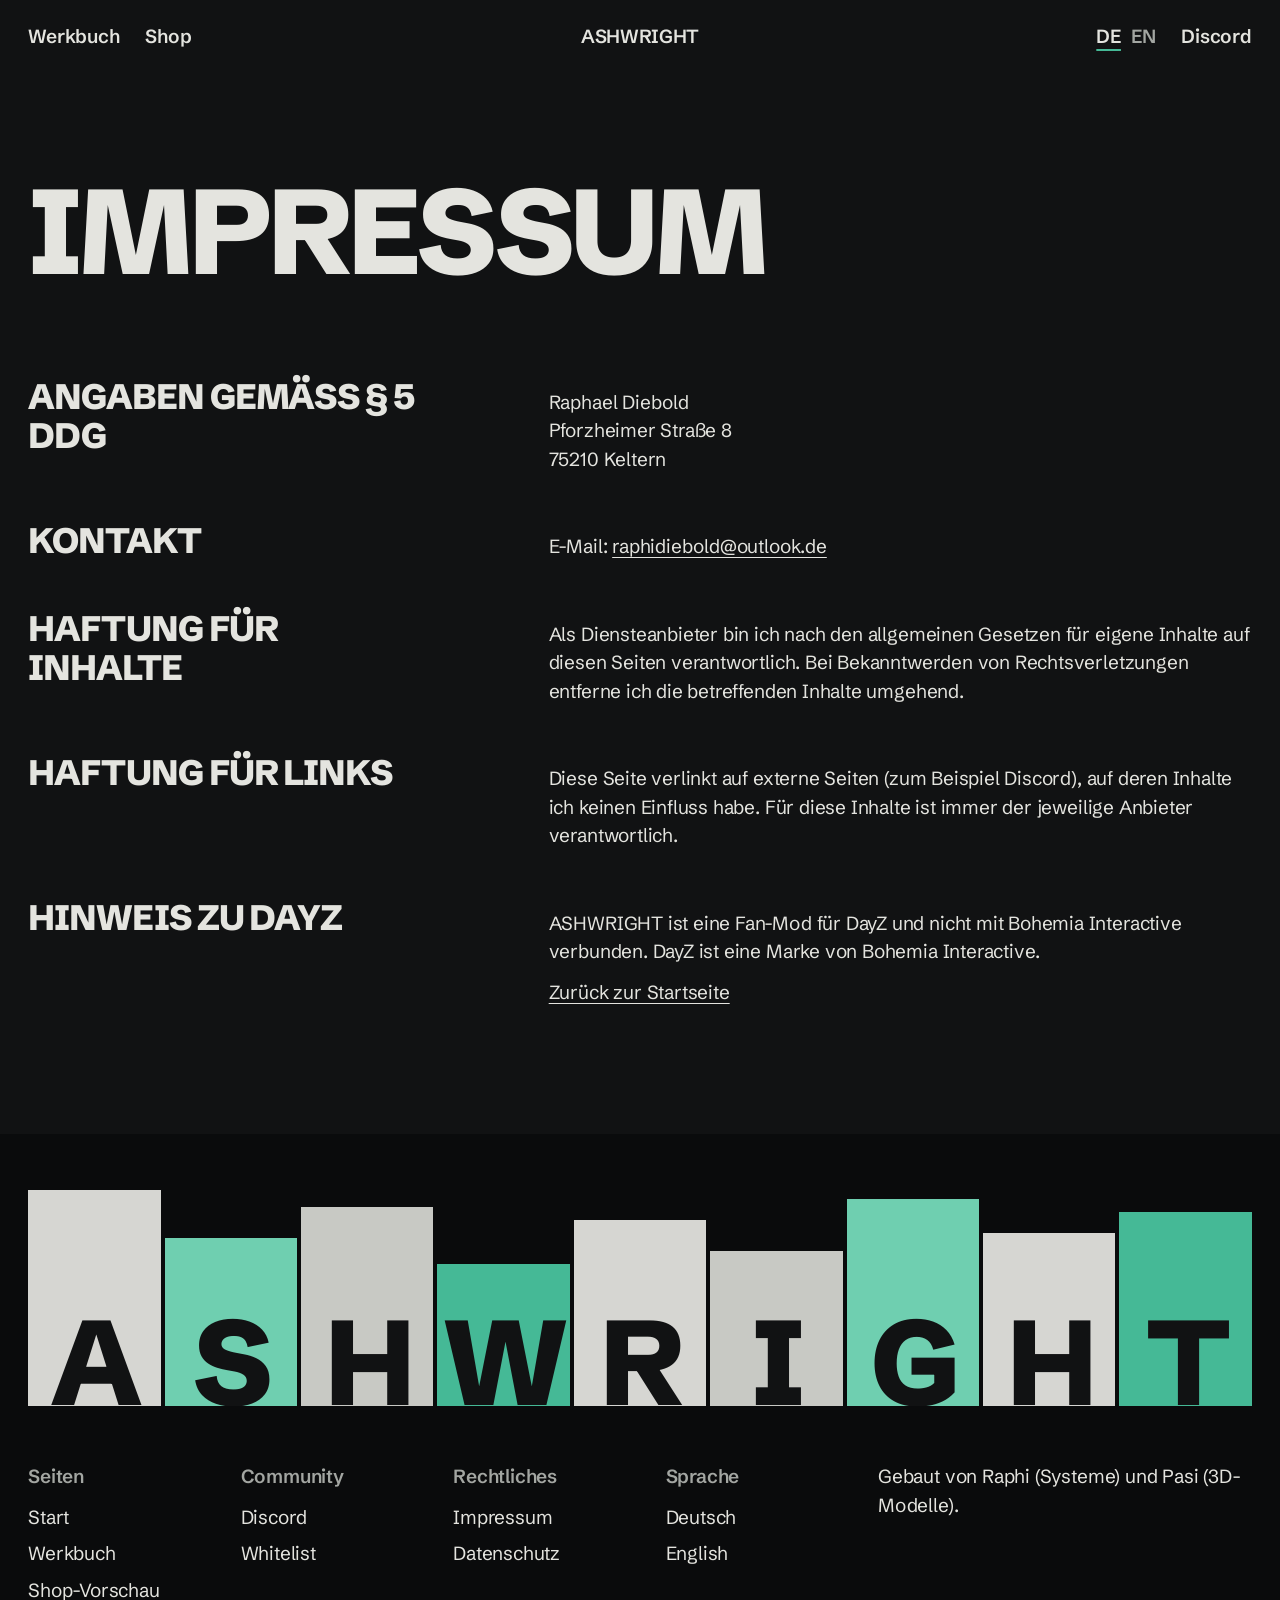
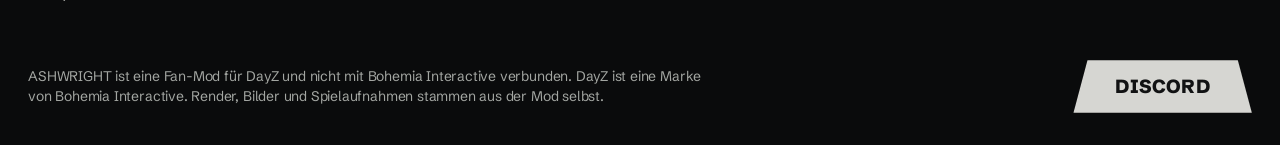
<file: impressum.html>
<!doctype html>
<html lang="de">
<head>
<meta charset="utf-8">
<meta name="viewport" content="width=device-width,initial-scale=1">
<title>Impressum – ASHWRIGHT</title>
<meta name="description" content="Impressum von ashwright.de">
<meta name="robots" content="noindex">
<link rel="icon" type="image/png" href="favicon.png">
<link rel="canonical" href="https://ashwright.de/impressum.html">


<link rel="preload" href="fonts/schibsted-grotesk-latin-800-normal.woff2" as="font" type="font/woff2" crossorigin>
<link rel="stylesheet" href="site.css?v=20261105a">
<link rel="stylesheet" href="sub3.css?v=20261105a">
<script>document.documentElement.classList.add('js')</script>

</head>
<body class="pg">
<a class="skip" href="#main">Zum Inhalt</a>
<header class="top"><div class="wrap">
  <nav class="l" aria-label="Hauptmenü"><a href="werkbuch.html">Werkbuch</a><a href="shop.html">Shop</a></nav>
  <a class="mark" href="./">ASHWRIGHT</a>
  <nav class="r" aria-label="Sprache"><span class="lang"><a href="impressum.html" hreflang="de" lang="de" aria-current="true">DE</a><a href="en.html" hreflang="en" lang="en">EN</a></span><a href="https://discord.gg/mjJFGwnTns">Discord</a></nav>
</div></header>
<main id="main">

<div class="wrap legal">
  <h1>Impressum</h1>
  <h2>Angaben gemäß § 5 DDG</h2>
  <p>Raphael Diebold<br>Pforzheimer Straße 8<br>75210 Keltern</p>
  <h2>Kontakt</h2>
  <p>E-Mail: <a href="mailto:raphidiebold@outlook.de">raphidiebold@outlook.de</a></p>
  <h2>Haftung für Inhalte</h2>
  <p>Als Diensteanbieter bin ich nach den allgemeinen Gesetzen für eigene Inhalte auf diesen Seiten verantwortlich. Bei Bekanntwerden von Rechtsverletzungen entferne ich die betreffenden Inhalte umgehend.</p>
  <h2>Haftung für Links</h2>
  <p>Diese Seite verlinkt auf externe Seiten (zum Beispiel Discord), auf deren Inhalte ich keinen Einfluss habe. Für diese Inhalte ist immer der jeweilige Anbieter verantwortlich.</p>
  <h2>Hinweis zu DayZ</h2>
  <p>ASHWRIGHT ist eine Fan-Mod für DayZ und nicht mit Bohemia Interactive verbunden. DayZ ist eine Marke von Bohemia Interactive.</p>
  <p><a href="./">Zurück zur Startseite</a></p>
</div>
</main>
<footer class="foot"><div class="wrap">
  <div class="blocks" role="img" aria-label="ASHWRIGHT"><span style="--h:100%;--c:var(--light)">A</span><span style="--h:78%;--c:var(--p5)">S</span><span style="--h:92%;--c:var(--light-2)">H</span><span style="--h:66%;--c:var(--acc)">W</span><span style="--h:86%;--c:var(--light)">R</span><span style="--h:72%;--c:var(--light-2)">I</span><span style="--h:96%;--c:var(--p5)">G</span><span style="--h:80%;--c:var(--light)">H</span><span style="--h:90%;--c:var(--acc)">T</span></div>
  <div class="cols">
    <nav aria-label="Seiten"><h2>Seiten</h2><a href="./">Start</a><a href="werkbuch.html">Werkbuch</a><a href="shop.html">Shop-Vorschau</a></nav>
    <nav aria-label="Community"><h2>Community</h2><a href="https://discord.gg/mjJFGwnTns">Discord</a><a href="./#whitelist">Whitelist</a></nav>
    <nav aria-label="Rechtliches"><h2>Rechtliches</h2><a href="impressum.html">Impressum</a><a href="datenschutz.html">Datenschutz</a></nav>
    <nav aria-label="Sprache"><h2>Sprache</h2><a href="impressum.html" hreflang="de" lang="de">Deutsch</a><a href="en.html" hreflang="en" lang="en">English</a></nav>
    <div class="who"><p>Gebaut von Raphi (Systeme) und Pasi (3D-Modelle).</p></div>
  </div>
  <div class="last"><p class="fine">ASHWRIGHT ist eine Fan-Mod für DayZ und nicht mit Bohemia Interactive verbunden. DayZ ist eine Marke von Bohemia Interactive. Render, Bilder und Spielaufnahmen stammen aus der Mod selbst.</p><a class="btn light" href="https://discord.gg/mjJFGwnTns">Discord</a></div>
</div></footer>
<script>
(function(){[].forEach.call(document.querySelectorAll('.page-head h1, .page-head p, .page-head figure, .chapter > *, .price-list li, .fair, ol.chain li, .legal > *, .rank > div, .jobs .job'),function(el,i){el.classList.add('rv');el.style.setProperty('--d',i%4)});
var rv=[].slice.call(document.querySelectorAll('.rv')),tick=false;
function check(){tick=false;var lim=innerHeight*0.92;rv=rv.filter(function(el){if(el.getBoundingClientRect().top<lim){el.classList.add('in');return false}return true})}
function onS(){if(!tick){tick=true;requestAnimationFrame(check)}}
addEventListener('scroll',onS,{passive:true});addEventListener('resize',onS);check();
var toc=document.querySelectorAll('.toc a');if(toc.length){var map={};toc.forEach(function(a){map[a.getAttribute('href').slice(1)]=a});
var so=new IntersectionObserver(function(en){en.forEach(function(x){if(x.isIntersecting){toc.forEach(function(a){a.classList.remove('on')});var a=map[x.target.id];if(a)a.classList.add('on')}})},{rootMargin:'-20% 0px -70% 0px'});
document.querySelectorAll('.chapter').forEach(function(c){so.observe(c)})}})();
</script>
</body>
</html>
</file>
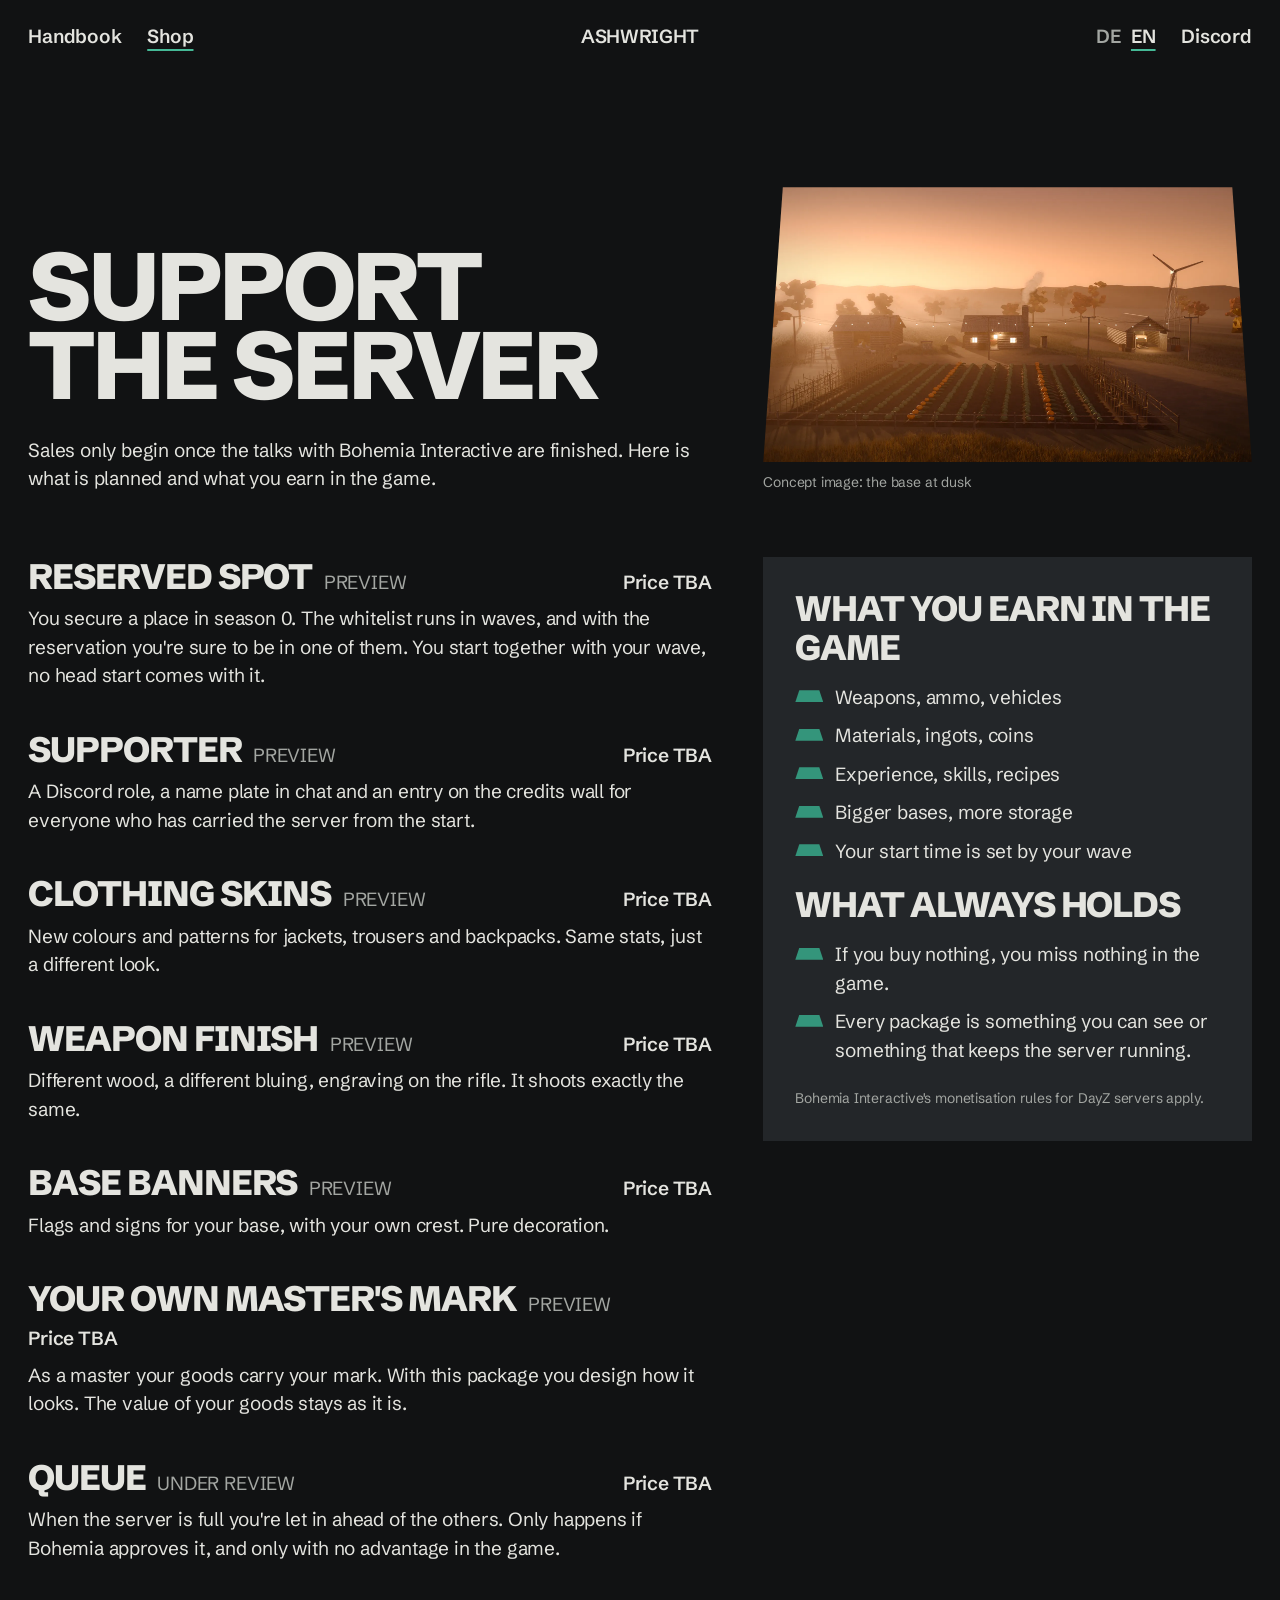
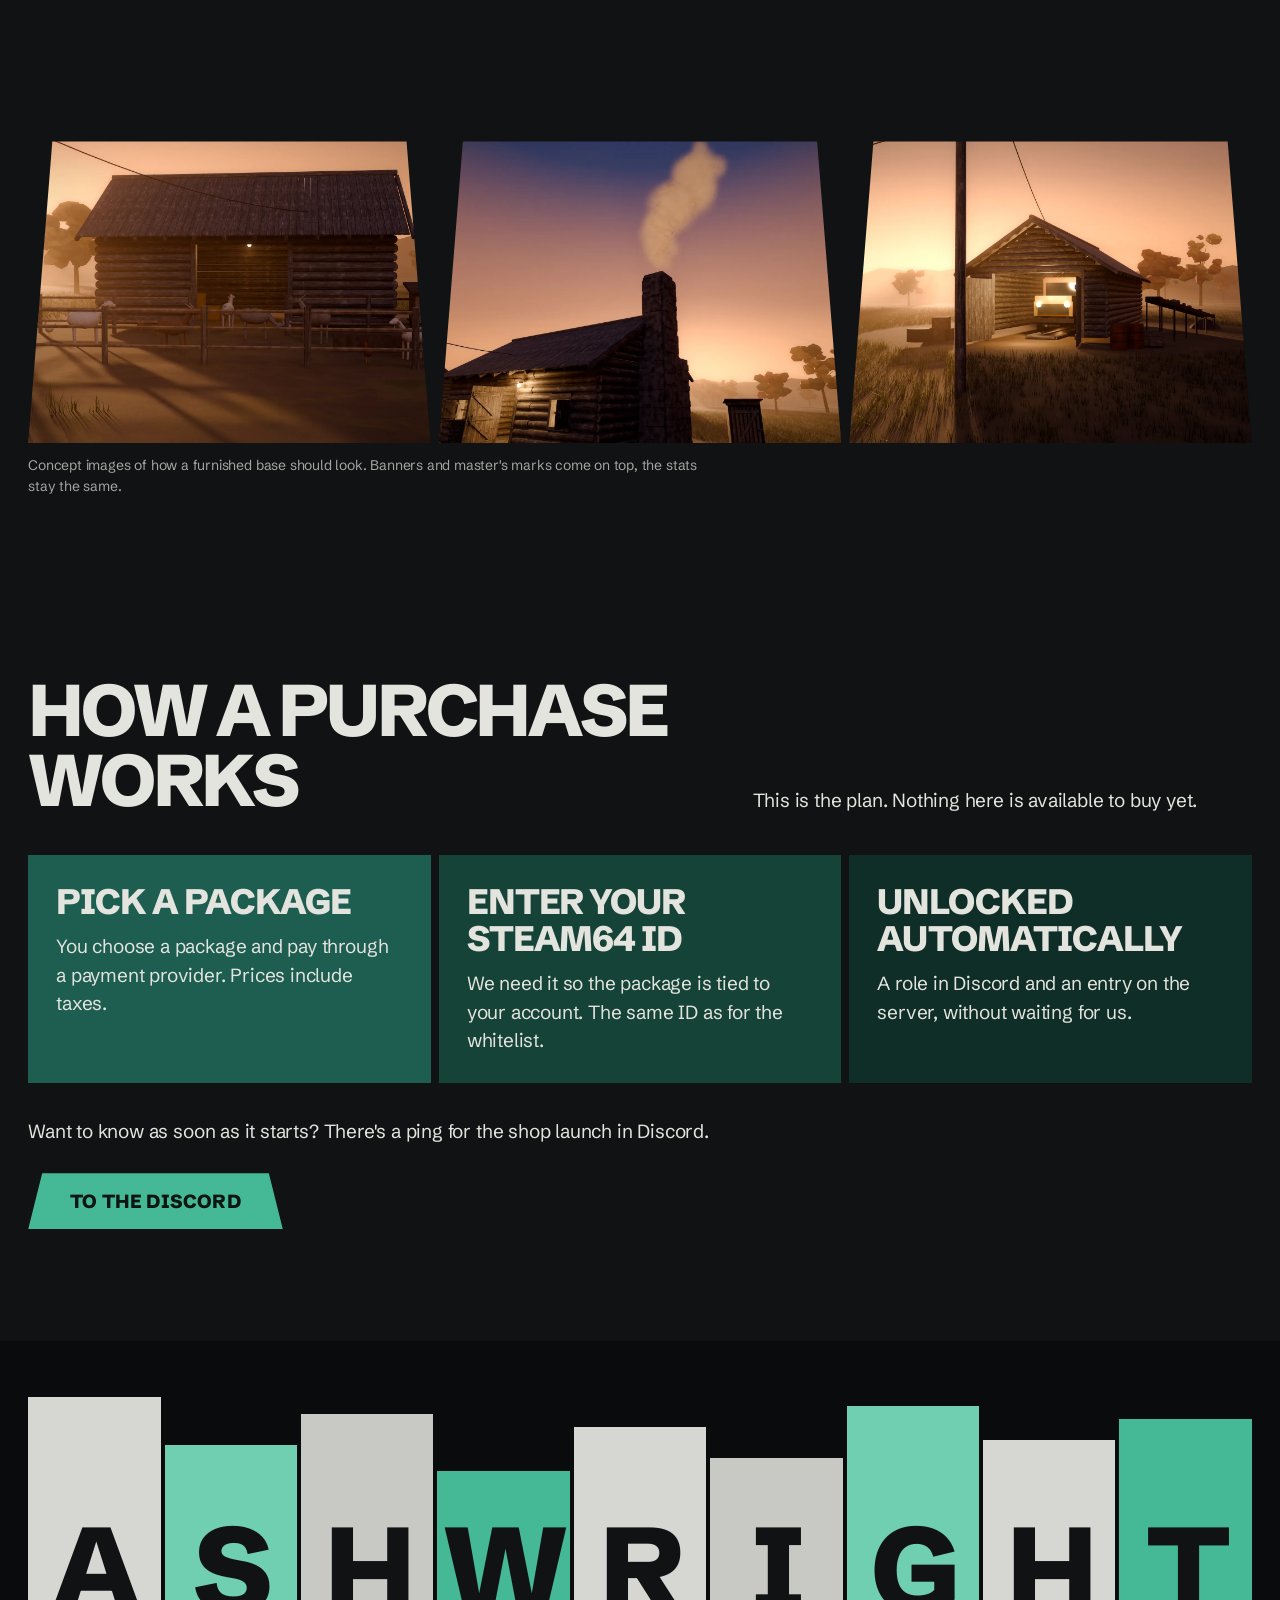
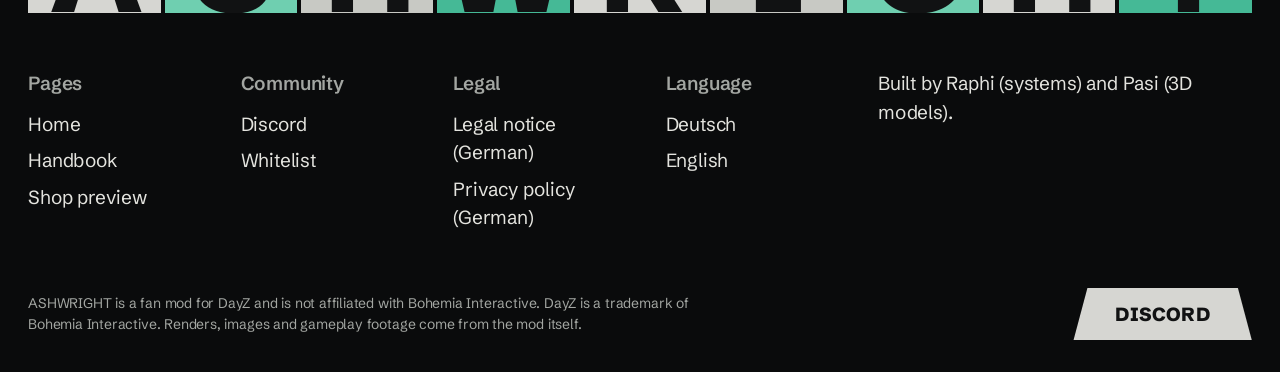
<file: shop-en.html>
<!doctype html>
<html lang="en">
<head>
<meta charset="utf-8">
<meta name="viewport" content="width=device-width,initial-scale=1">
<title>Shop preview – ASHWRIGHT</title>
<meta name="description" content="Planned packages for ASHWRIGHT: reserved spot, supporter, skins. None of them makes you stronger in the game.">

<link rel="icon" type="image/png" href="favicon.png">
<link rel="canonical" href="https://ashwright.de/shop-en.html">
<link rel="alternate" hreflang="de" href="https://ashwright.de/shop.html">
<meta property="og:title" content="Shop preview – ASHWRIGHT"><meta property="og:description" content="Planned packages for ASHWRIGHT: reserved spot, supporter, skins. None of them makes you stronger in the game."><meta property="og:image" content="https://ashwright.de/media/hero-poster.webp"><meta property="og:type" content="website"><meta name="twitter:card" content="summary_large_image">
<link rel="preload" href="fonts/schibsted-grotesk-latin-800-normal.woff2" as="font" type="font/woff2" crossorigin>
<link rel="stylesheet" href="site.css?v=20261105a">
<link rel="stylesheet" href="sub3.css?v=20261105a">
<script>document.documentElement.classList.add('js')</script>

</head>
<body class="pg">
<a class="skip" href="#main">Skip to content</a>
<header class="top"><div class="wrap">
  <nav class="l" aria-label="Main menu"><a href="werkbuch-en.html">Handbook</a><a href="shop-en.html" aria-current="page">Shop</a></nav>
  <a class="mark" href="en.html">ASHWRIGHT</a>
  <nav class="r" aria-label="Language"><span class="lang"><a href="shop.html" hreflang="de" lang="de">DE</a><a href="shop-en.html" hreflang="en" lang="en" aria-current="true">EN</a></span><a href="https://discord.gg/mjJFGwnTns">Discord</a></nav>
</div></header>
<main id="main">

<section class="page-head"><div class="wrap split">
  <div><h1>Support the server</h1>
  <p>Sales only begin once the talks with Bohemia Interactive are finished. Here is what is planned and what you earn in the game.</p></div>
  <figure class="pic"><img src="media/base-a.webp" width="1920" height="1080" alt="Concept image: the base at dusk"><figcaption>Concept image: the base at dusk</figcaption></figure>
</div></section>

<section class="board" style="border-top:0"><div class="wrap">
  <div class="menu">
    <ul class="price-list rv">
      <li><div class="row"><h3>Reserved spot<span class="badge">Preview</span></h3><span class="pr">Price TBA</span></div><p>You secure a place in season 0. The whitelist runs in waves, and with the reservation you're sure to be in one of them. You start together with your wave, no head start comes with it.</p></li>
      <li><div class="row"><h3>Supporter<span class="badge">Preview</span></h3><span class="pr">Price TBA</span></div><p>A Discord role, a name plate in chat and an entry on the credits wall for everyone who has carried the server from the start.</p></li>
      <li><div class="row"><h3>Clothing skins<span class="badge">Preview</span></h3><span class="pr">Price TBA</span></div><p>New colours and patterns for jackets, trousers and backpacks. Same stats, just a different look.</p></li>
      <li><div class="row"><h3>Weapon finish<span class="badge">Preview</span></h3><span class="pr">Price TBA</span></div><p>Different wood, a different bluing, engraving on the rifle. It shoots exactly the same.</p></li>
      <li><div class="row"><h3>Base banners<span class="badge">Preview</span></h3><span class="pr">Price TBA</span></div><p>Flags and signs for your base, with your own crest. Pure decoration.</p></li>
      <li><div class="row"><h3>Your own master's mark<span class="badge">Preview</span></h3><span class="pr">Price TBA</span></div><p>As a master your goods carry your mark. With this package you design how it looks. The value of your goods stays as it is.</p></li>
      <li><div class="row"><h3>Queue<span class="badge">under review</span></h3><span class="pr">Price TBA</span></div><p>When the server is full you're let in ahead of the others. Only happens if Bohemia approves it, and only with no advantage in the game.</p></li>
    </ul>
    <aside class="fair rv">
      <h3>What you earn in the game</h3>
      <ul>
        <li>Weapons, ammo, vehicles</li>
        <li>Materials, ingots, coins</li>
        <li>Experience, skills, recipes</li>
        <li>Bigger bases, more storage</li>
        <li>Your start time is set by your wave</li>
      </ul>
      <h3 style="margin-top:20px">What always holds</h3>
      <ul><li>If you buy nothing, you miss nothing in the game.</li><li>Every package is something you can see or something that keeps the server running.</li></ul>
      <p class="note">Bohemia Interactive's monetisation rules for DayZ servers apply.</p>
    </aside>
  </div>
</div></section>

<section class="band"><div class="wrap"><div class="trio"><figure><img src="media/base-e.webp" width="1920" height="1080" loading="lazy" alt="Concept image: farmyard with animals"></figure><figure><img src="media/base-b.webp" width="1920" height="1080" loading="lazy" alt="Concept image: parlour with a fireplace"></figure><figure><img src="media/base-d.webp" width="1920" height="1080" loading="lazy" alt="Concept image: workshop with a wagon"></figure></div><p class="cap">Concept images of how a furnished base should look. Banners and master's marks come on top, the stats stay the same.</p></div></section>

<section><div class="wrap">
  <div class="sec-head rv"><h2>How a purchase works</h2><p>This is the plan. Nothing here is available to buy yet.</p></div>
  <ol class="chain c3 rv">
    <li><h3>Pick a package</h3><p>You choose a package and pay through a payment provider. Prices include taxes.</p></li>
    <li><h3>Enter your Steam64 ID</h3><p>We need it so the package is tied to your account. The same ID as for the whitelist.</p></li>
    <li><h3>Unlocked automatically</h3><p>A role in Discord and an entry on the server, without waiting for us.</p></li>
  </ol>
  <p class="rv" style="margin-top:34px;max-width:36em">Want to know as soon as it starts? There's a ping for the shop launch in Discord.</p>
  <p class="rv"><a class="btn" href="https://discord.gg/mjJFGwnTns">To the Discord</a></p>
</div></section>

</main>
<footer class="foot"><div class="wrap">
  <div class="blocks" role="img" aria-label="ASHWRIGHT"><span style="--h:100%;--c:var(--light)">A</span><span style="--h:78%;--c:var(--p5)">S</span><span style="--h:92%;--c:var(--light-2)">H</span><span style="--h:66%;--c:var(--acc)">W</span><span style="--h:86%;--c:var(--light)">R</span><span style="--h:72%;--c:var(--light-2)">I</span><span style="--h:96%;--c:var(--p5)">G</span><span style="--h:80%;--c:var(--light)">H</span><span style="--h:90%;--c:var(--acc)">T</span></div>
  <div class="cols">
    <nav aria-label="Pages"><h2>Pages</h2><a href="en.html">Home</a><a href="werkbuch-en.html">Handbook</a><a href="shop-en.html">Shop preview</a></nav>
    <nav aria-label="Community"><h2>Community</h2><a href="https://discord.gg/mjJFGwnTns">Discord</a><a href="en.html#whitelist">Whitelist</a></nav>
    <nav aria-label="Legal"><h2>Legal</h2><a href="impressum.html">Legal notice (German)</a><a href="datenschutz.html">Privacy policy (German)</a></nav>
    <nav aria-label="Language"><h2>Language</h2><a href="shop.html" hreflang="de" lang="de">Deutsch</a><a href="shop-en.html" hreflang="en" lang="en">English</a></nav>
    <div class="who"><p>Built by Raphi (systems) and Pasi (3D models).</p></div>
  </div>
  <div class="last"><p class="fine">ASHWRIGHT is a fan mod for DayZ and is not affiliated with Bohemia Interactive. DayZ is a trademark of Bohemia Interactive. Renders, images and gameplay footage come from the mod itself.</p><a class="btn light" href="https://discord.gg/mjJFGwnTns">Discord</a></div>
</div></footer>
<script>
(function(){[].forEach.call(document.querySelectorAll('.page-head h1, .page-head p, .page-head figure, .chapter > *, .price-list li, .fair, ol.chain li, .legal > *, .rank > div, .jobs .job'),function(el,i){el.classList.add('rv');el.style.setProperty('--d',i%4)});
var rv=[].slice.call(document.querySelectorAll('.rv')),tick=false;
function check(){tick=false;var lim=innerHeight*0.92;rv=rv.filter(function(el){if(el.getBoundingClientRect().top<lim){el.classList.add('in');return false}return true})}
function onS(){if(!tick){tick=true;requestAnimationFrame(check)}}
addEventListener('scroll',onS,{passive:true});addEventListener('resize',onS);check();
var toc=document.querySelectorAll('.toc a');if(toc.length){var map={};toc.forEach(function(a){map[a.getAttribute('href').slice(1)]=a});
var so=new IntersectionObserver(function(en){en.forEach(function(x){if(x.isIntersecting){toc.forEach(function(a){a.classList.remove('on')});var a=map[x.target.id];if(a)a.classList.add('on')}})},{rootMargin:'-20% 0px -70% 0px'});
document.querySelectorAll('.chapter').forEach(function(c){so.observe(c)})}})();
</script>
</body>
</html>
</file>
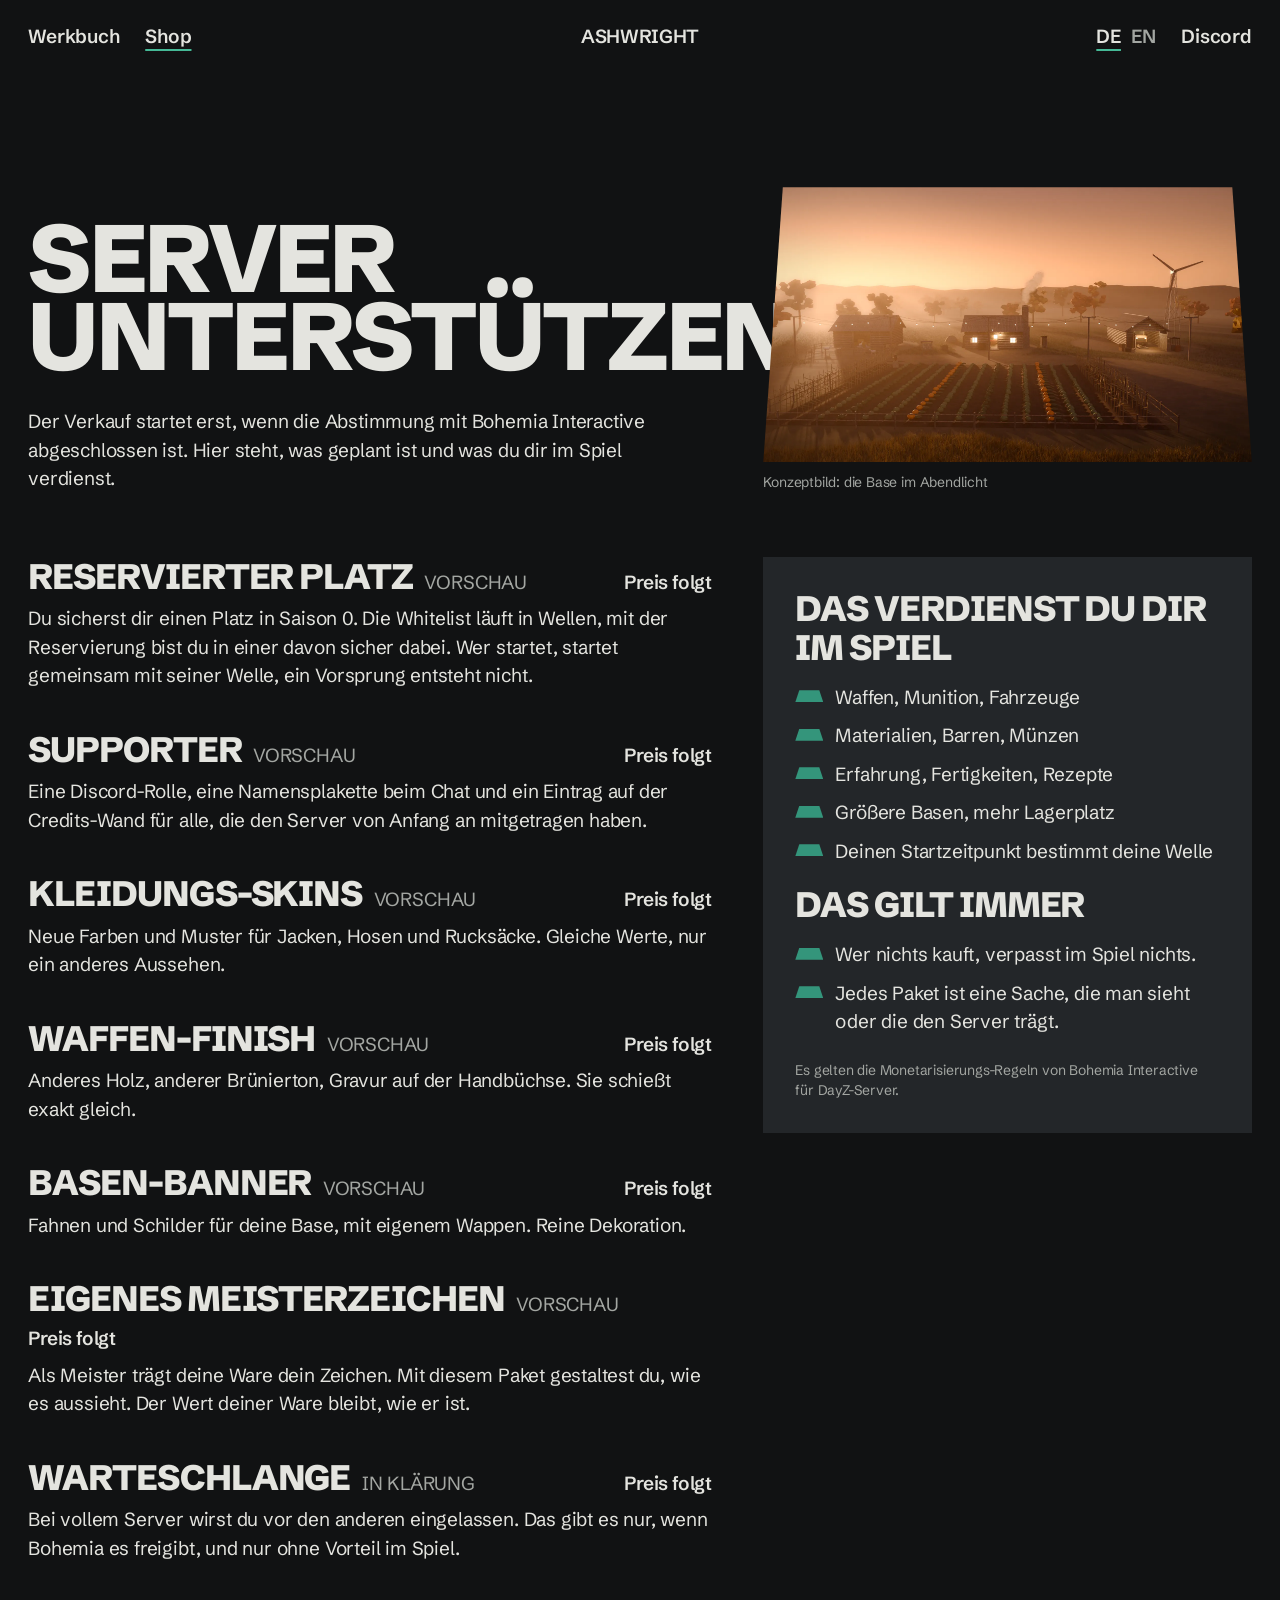
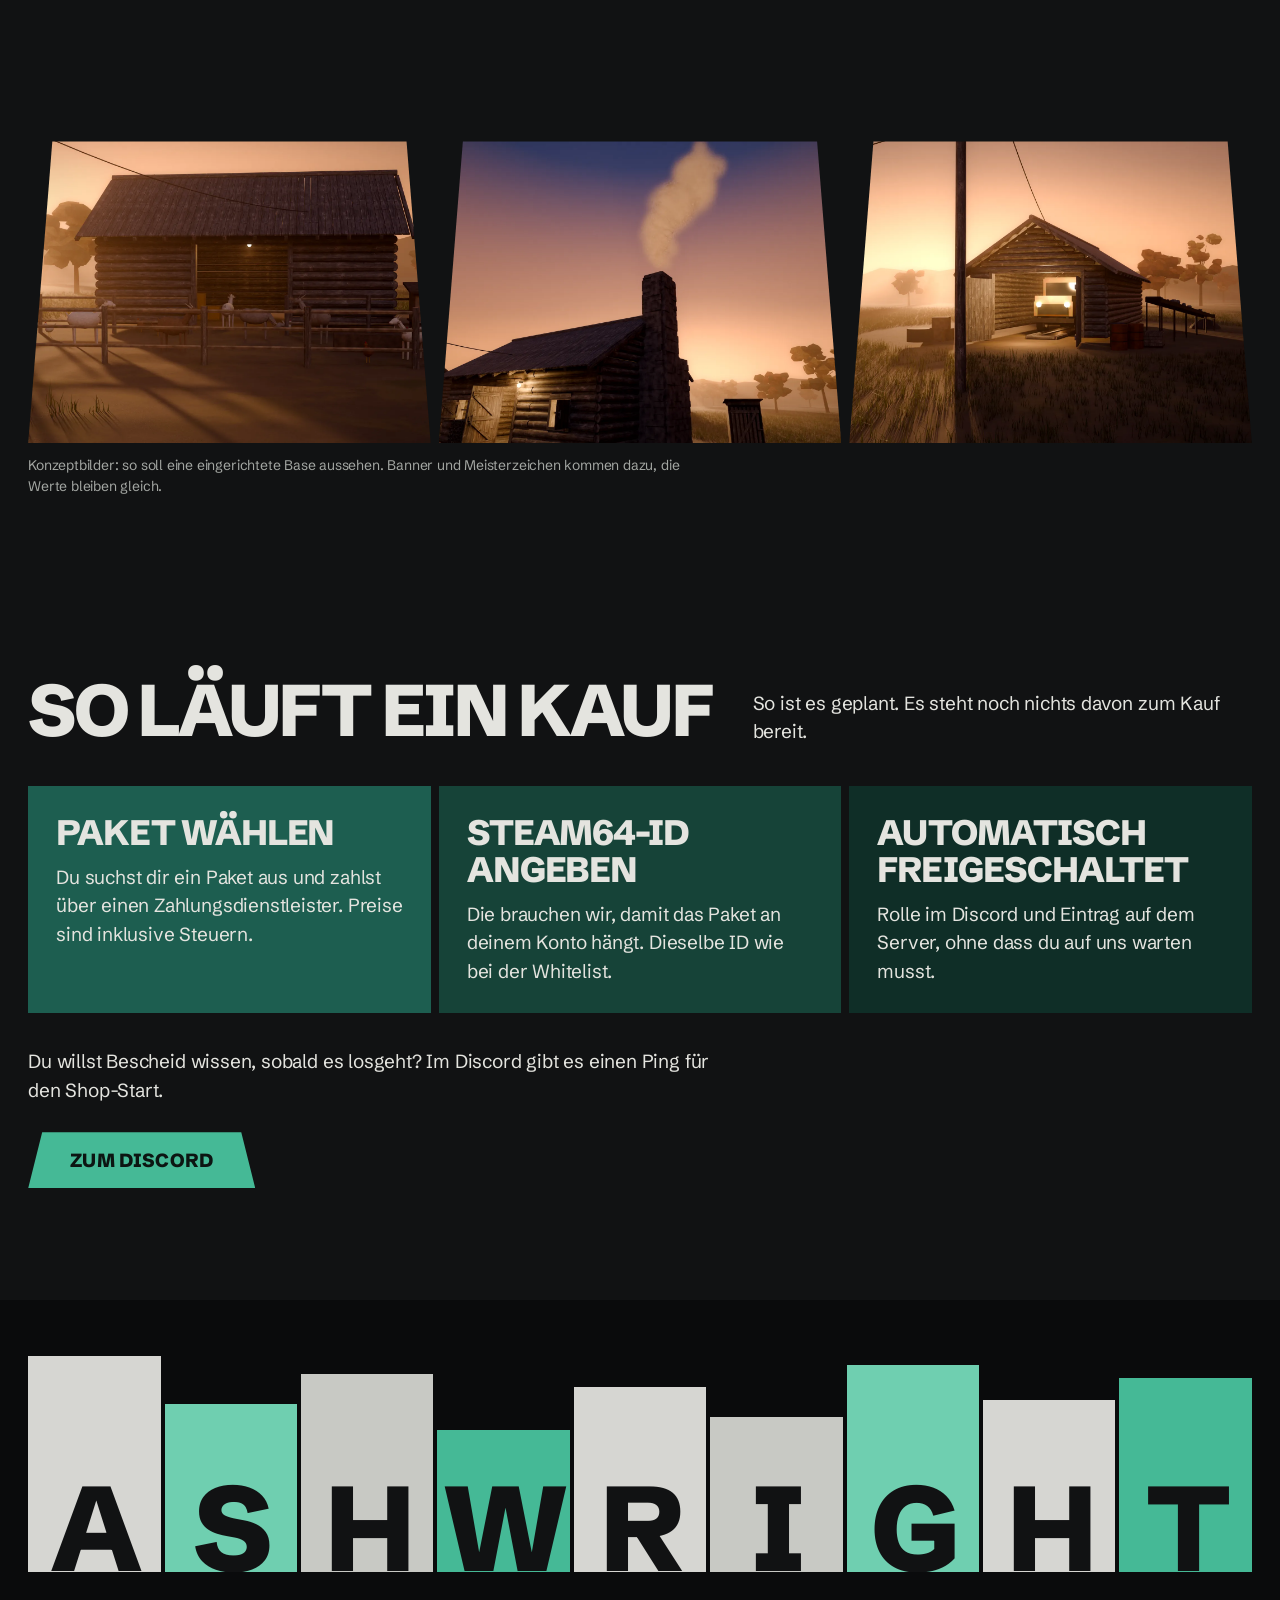
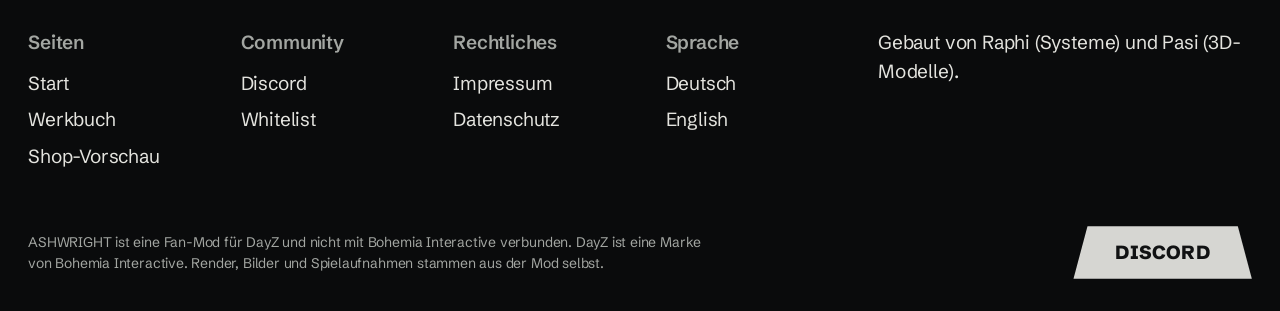
<file: shop.html>
<!doctype html>
<html lang="de">
<head>
<meta charset="utf-8">
<meta name="viewport" content="width=device-width,initial-scale=1">
<title>Shop-Vorschau – ASHWRIGHT</title>
<meta name="description" content="Geplante Pakete für ASHWRIGHT: reservierter Platz, Supporter, Skins. Nichts davon macht dich im Spiel stärker.">

<link rel="icon" type="image/png" href="favicon.png">
<link rel="canonical" href="https://ashwright.de/shop.html">
<link rel="alternate" hreflang="en" href="https://ashwright.de/shop-en.html">
<meta property="og:title" content="Shop-Vorschau – ASHWRIGHT"><meta property="og:description" content="Geplante Pakete für ASHWRIGHT: reservierter Platz, Supporter, Skins. Nichts davon macht dich im Spiel stärker."><meta property="og:image" content="https://ashwright.de/media/hero-poster.webp"><meta property="og:type" content="website"><meta name="twitter:card" content="summary_large_image">
<link rel="preload" href="fonts/schibsted-grotesk-latin-800-normal.woff2" as="font" type="font/woff2" crossorigin>
<link rel="stylesheet" href="site.css?v=20261105a">
<link rel="stylesheet" href="sub3.css?v=20261105a">
<script>document.documentElement.classList.add('js')</script>

</head>
<body class="pg">
<a class="skip" href="#main">Zum Inhalt</a>
<header class="top"><div class="wrap">
  <nav class="l" aria-label="Hauptmenü"><a href="werkbuch.html">Werkbuch</a><a href="shop.html" aria-current="page">Shop</a></nav>
  <a class="mark" href="./">ASHWRIGHT</a>
  <nav class="r" aria-label="Sprache"><span class="lang"><a href="shop.html" hreflang="de" lang="de" aria-current="true">DE</a><a href="shop-en.html" hreflang="en" lang="en">EN</a></span><a href="https://discord.gg/mjJFGwnTns">Discord</a></nav>
</div></header>
<main id="main">

<section class="page-head"><div class="wrap split">
  <div><h1>Server unterstützen</h1>
  <p>Der Verkauf startet erst, wenn die Abstimmung mit Bohemia Interactive abgeschlossen ist. Hier steht, was geplant ist und was du dir im Spiel verdienst.</p></div>
  <figure class="pic"><img src="media/base-a.webp" width="1920" height="1080" alt="Konzeptbild: die Base im Abendlicht"><figcaption>Konzeptbild: die Base im Abendlicht</figcaption></figure>
</div></section>

<section class="board" style="border-top:0"><div class="wrap">
  <div class="menu">
    <ul class="price-list rv">
      <li><div class="row"><h3>Reservierter Platz<span class="badge">Vorschau</span></h3><span class="pr">Preis folgt</span></div><p>Du sicherst dir einen Platz in Saison 0. Die Whitelist läuft in Wellen, mit der Reservierung bist du in einer davon sicher dabei. Wer startet, startet gemeinsam mit seiner Welle, ein Vorsprung entsteht nicht.</p></li>
      <li><div class="row"><h3>Supporter<span class="badge">Vorschau</span></h3><span class="pr">Preis folgt</span></div><p>Eine Discord-Rolle, eine Namensplakette beim Chat und ein Eintrag auf der Credits-Wand für alle, die den Server von Anfang an mitgetragen haben.</p></li>
      <li><div class="row"><h3>Kleidungs-Skins<span class="badge">Vorschau</span></h3><span class="pr">Preis folgt</span></div><p>Neue Farben und Muster für Jacken, Hosen und Rucksäcke. Gleiche Werte, nur ein anderes Aussehen.</p></li>
      <li><div class="row"><h3>Waffen-Finish<span class="badge">Vorschau</span></h3><span class="pr">Preis folgt</span></div><p>Anderes Holz, anderer Brünierton, Gravur auf der Handbüchse. Sie schießt exakt gleich.</p></li>
      <li><div class="row"><h3>Basen-Banner<span class="badge">Vorschau</span></h3><span class="pr">Preis folgt</span></div><p>Fahnen und Schilder für deine Base, mit eigenem Wappen. Reine Dekoration.</p></li>
      <li><div class="row"><h3>Eigenes Meisterzeichen<span class="badge">Vorschau</span></h3><span class="pr">Preis folgt</span></div><p>Als Meister trägt deine Ware dein Zeichen. Mit diesem Paket gestaltest du, wie es aussieht. Der Wert deiner Ware bleibt, wie er ist.</p></li>
      <li><div class="row"><h3>Warteschlange<span class="badge">in Klärung</span></h3><span class="pr">Preis folgt</span></div><p>Bei vollem Server wirst du vor den anderen eingelassen. Das gibt es nur, wenn Bohemia es freigibt, und nur ohne Vorteil im Spiel.</p></li>
    </ul>
    <aside class="fair rv">
      <h3>Das verdienst du dir im Spiel</h3>
      <ul>
        <li>Waffen, Munition, Fahrzeuge</li>
        <li>Materialien, Barren, Münzen</li>
        <li>Erfahrung, Fertigkeiten, Rezepte</li>
        <li>Größere Basen, mehr Lagerplatz</li>
        <li>Deinen Startzeitpunkt bestimmt deine Welle</li>
      </ul>
      <h3 style="margin-top:20px">Das gilt immer</h3>
      <ul><li>Wer nichts kauft, verpasst im Spiel nichts.</li><li>Jedes Paket ist eine Sache, die man sieht oder die den Server trägt.</li></ul>
      <p class="note">Es gelten die Monetarisierungs-Regeln von Bohemia Interactive für DayZ-Server.</p>
    </aside>
  </div>
</div></section>

<section class="band"><div class="wrap"><div class="trio"><figure><img src="media/base-e.webp" width="1920" height="1080" loading="lazy" alt="Konzeptbild: Hof mit Tieren"></figure><figure><img src="media/base-b.webp" width="1920" height="1080" loading="lazy" alt="Konzeptbild: Stube mit Kamin"></figure><figure><img src="media/base-d.webp" width="1920" height="1080" loading="lazy" alt="Konzeptbild: Werkstatt mit Fuhrwerk"></figure></div><p class="cap">Konzeptbilder: so soll eine eingerichtete Base aussehen. Banner und Meisterzeichen kommen dazu, die Werte bleiben gleich.</p></div></section>

<section><div class="wrap">
  <div class="sec-head rv"><h2>So läuft ein Kauf</h2><p>So ist es geplant. Es steht noch nichts davon zum Kauf bereit.</p></div>
  <ol class="chain c3 rv">
    <li><h3>Paket wählen</h3><p>Du suchst dir ein Paket aus und zahlst über einen Zahlungsdienstleister. Preise sind inklusive Steuern.</p></li>
    <li><h3>Steam64-ID angeben</h3><p>Die brauchen wir, damit das Paket an deinem Konto hängt. Dieselbe ID wie bei der Whitelist.</p></li>
    <li><h3>Automatisch freigeschaltet</h3><p>Rolle im Discord und Eintrag auf dem Server, ohne dass du auf uns warten musst.</p></li>
  </ol>
  <p class="rv" style="margin-top:34px;max-width:36em">Du willst Bescheid wissen, sobald es losgeht? Im Discord gibt es einen Ping für den Shop-Start.</p>
  <p class="rv"><a class="btn" href="https://discord.gg/mjJFGwnTns">Zum Discord</a></p>
</div></section>

</main>
<footer class="foot"><div class="wrap">
  <div class="blocks" role="img" aria-label="ASHWRIGHT"><span style="--h:100%;--c:var(--light)">A</span><span style="--h:78%;--c:var(--p5)">S</span><span style="--h:92%;--c:var(--light-2)">H</span><span style="--h:66%;--c:var(--acc)">W</span><span style="--h:86%;--c:var(--light)">R</span><span style="--h:72%;--c:var(--light-2)">I</span><span style="--h:96%;--c:var(--p5)">G</span><span style="--h:80%;--c:var(--light)">H</span><span style="--h:90%;--c:var(--acc)">T</span></div>
  <div class="cols">
    <nav aria-label="Seiten"><h2>Seiten</h2><a href="./">Start</a><a href="werkbuch.html">Werkbuch</a><a href="shop.html">Shop-Vorschau</a></nav>
    <nav aria-label="Community"><h2>Community</h2><a href="https://discord.gg/mjJFGwnTns">Discord</a><a href="./#whitelist">Whitelist</a></nav>
    <nav aria-label="Rechtliches"><h2>Rechtliches</h2><a href="impressum.html">Impressum</a><a href="datenschutz.html">Datenschutz</a></nav>
    <nav aria-label="Sprache"><h2>Sprache</h2><a href="shop.html" hreflang="de" lang="de">Deutsch</a><a href="shop-en.html" hreflang="en" lang="en">English</a></nav>
    <div class="who"><p>Gebaut von Raphi (Systeme) und Pasi (3D-Modelle).</p></div>
  </div>
  <div class="last"><p class="fine">ASHWRIGHT ist eine Fan-Mod für DayZ und nicht mit Bohemia Interactive verbunden. DayZ ist eine Marke von Bohemia Interactive. Render, Bilder und Spielaufnahmen stammen aus der Mod selbst.</p><a class="btn light" href="https://discord.gg/mjJFGwnTns">Discord</a></div>
</div></footer>
<script>
(function(){[].forEach.call(document.querySelectorAll('.page-head h1, .page-head p, .page-head figure, .chapter > *, .price-list li, .fair, ol.chain li, .legal > *, .rank > div, .jobs .job'),function(el,i){el.classList.add('rv');el.style.setProperty('--d',i%4)});
var rv=[].slice.call(document.querySelectorAll('.rv')),tick=false;
function check(){tick=false;var lim=innerHeight*0.92;rv=rv.filter(function(el){if(el.getBoundingClientRect().top<lim){el.classList.add('in');return false}return true})}
function onS(){if(!tick){tick=true;requestAnimationFrame(check)}}
addEventListener('scroll',onS,{passive:true});addEventListener('resize',onS);check();
var toc=document.querySelectorAll('.toc a');if(toc.length){var map={};toc.forEach(function(a){map[a.getAttribute('href').slice(1)]=a});
var so=new IntersectionObserver(function(en){en.forEach(function(x){if(x.isIntersecting){toc.forEach(function(a){a.classList.remove('on')});var a=map[x.target.id];if(a)a.classList.add('on')}})},{rootMargin:'-20% 0px -70% 0px'});
document.querySelectorAll('.chapter').forEach(function(c){so.observe(c)})}})();
</script>
</body>
</html>
</file>
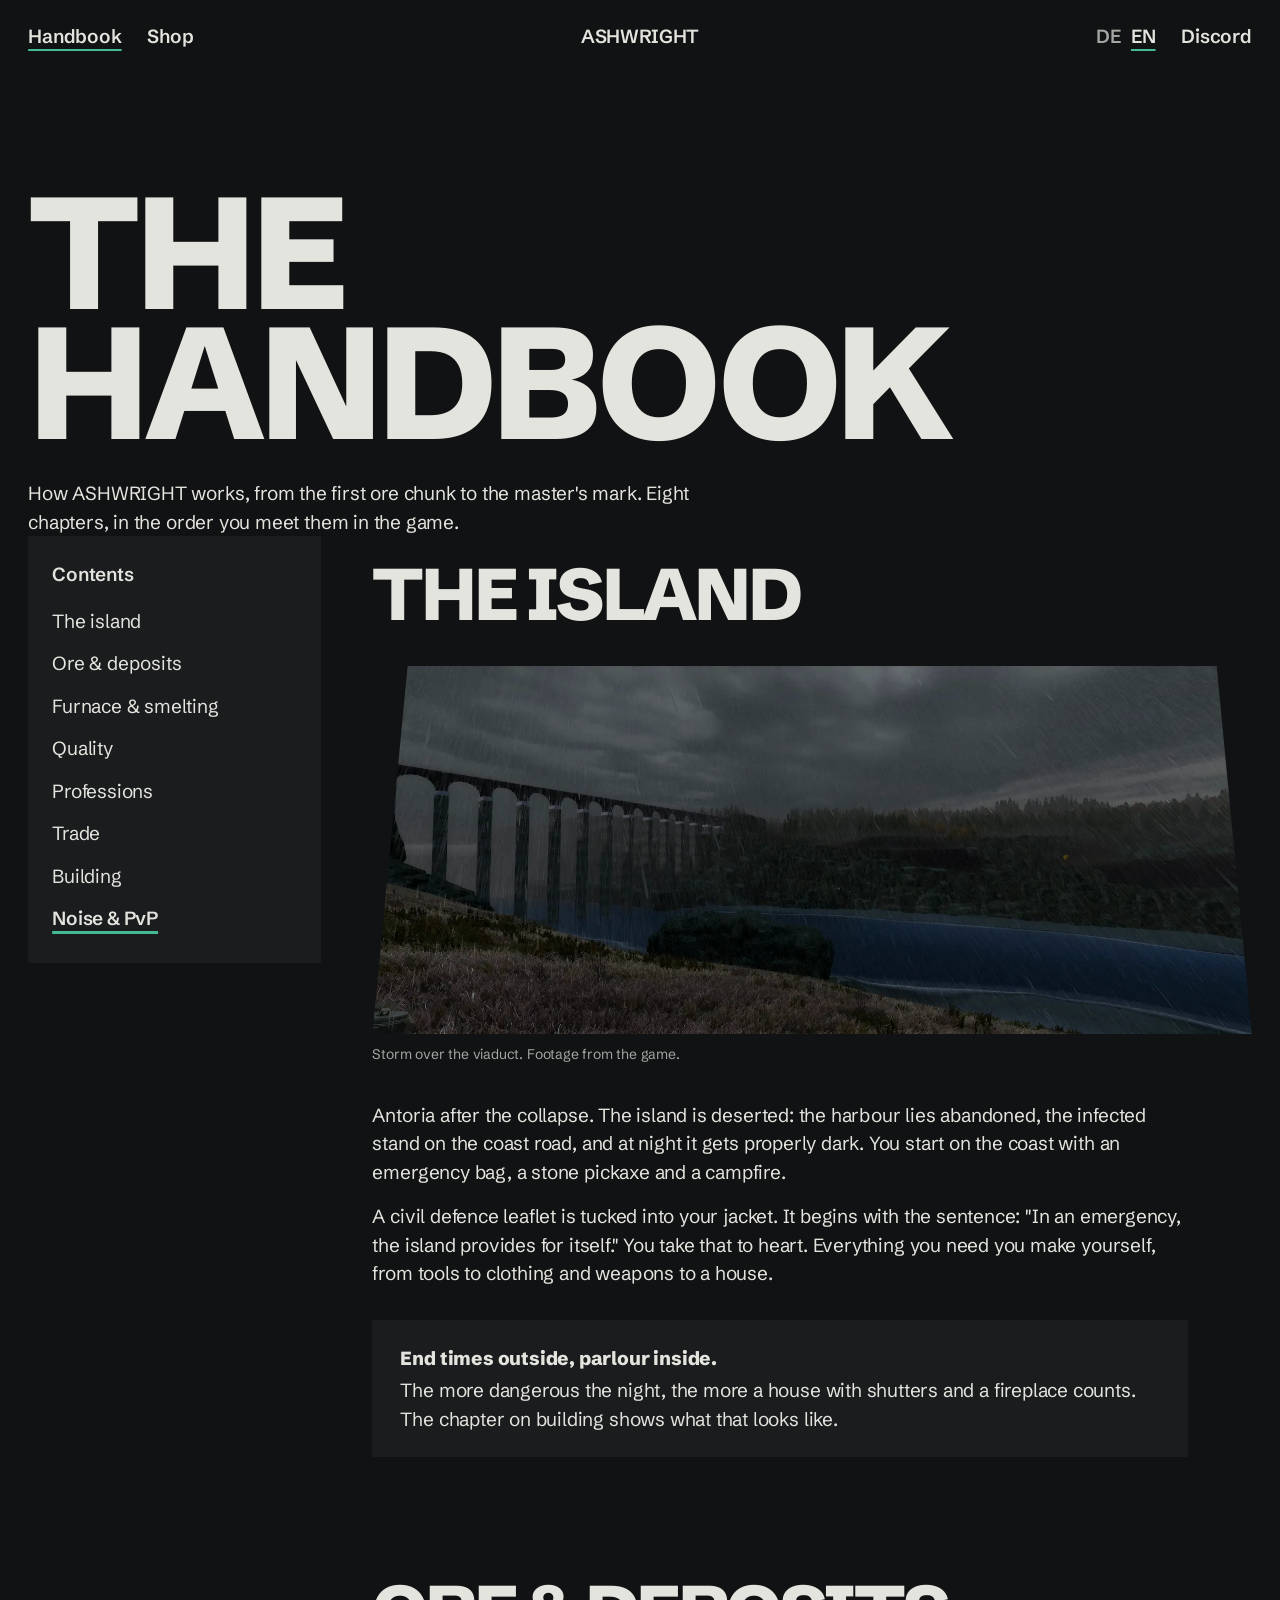
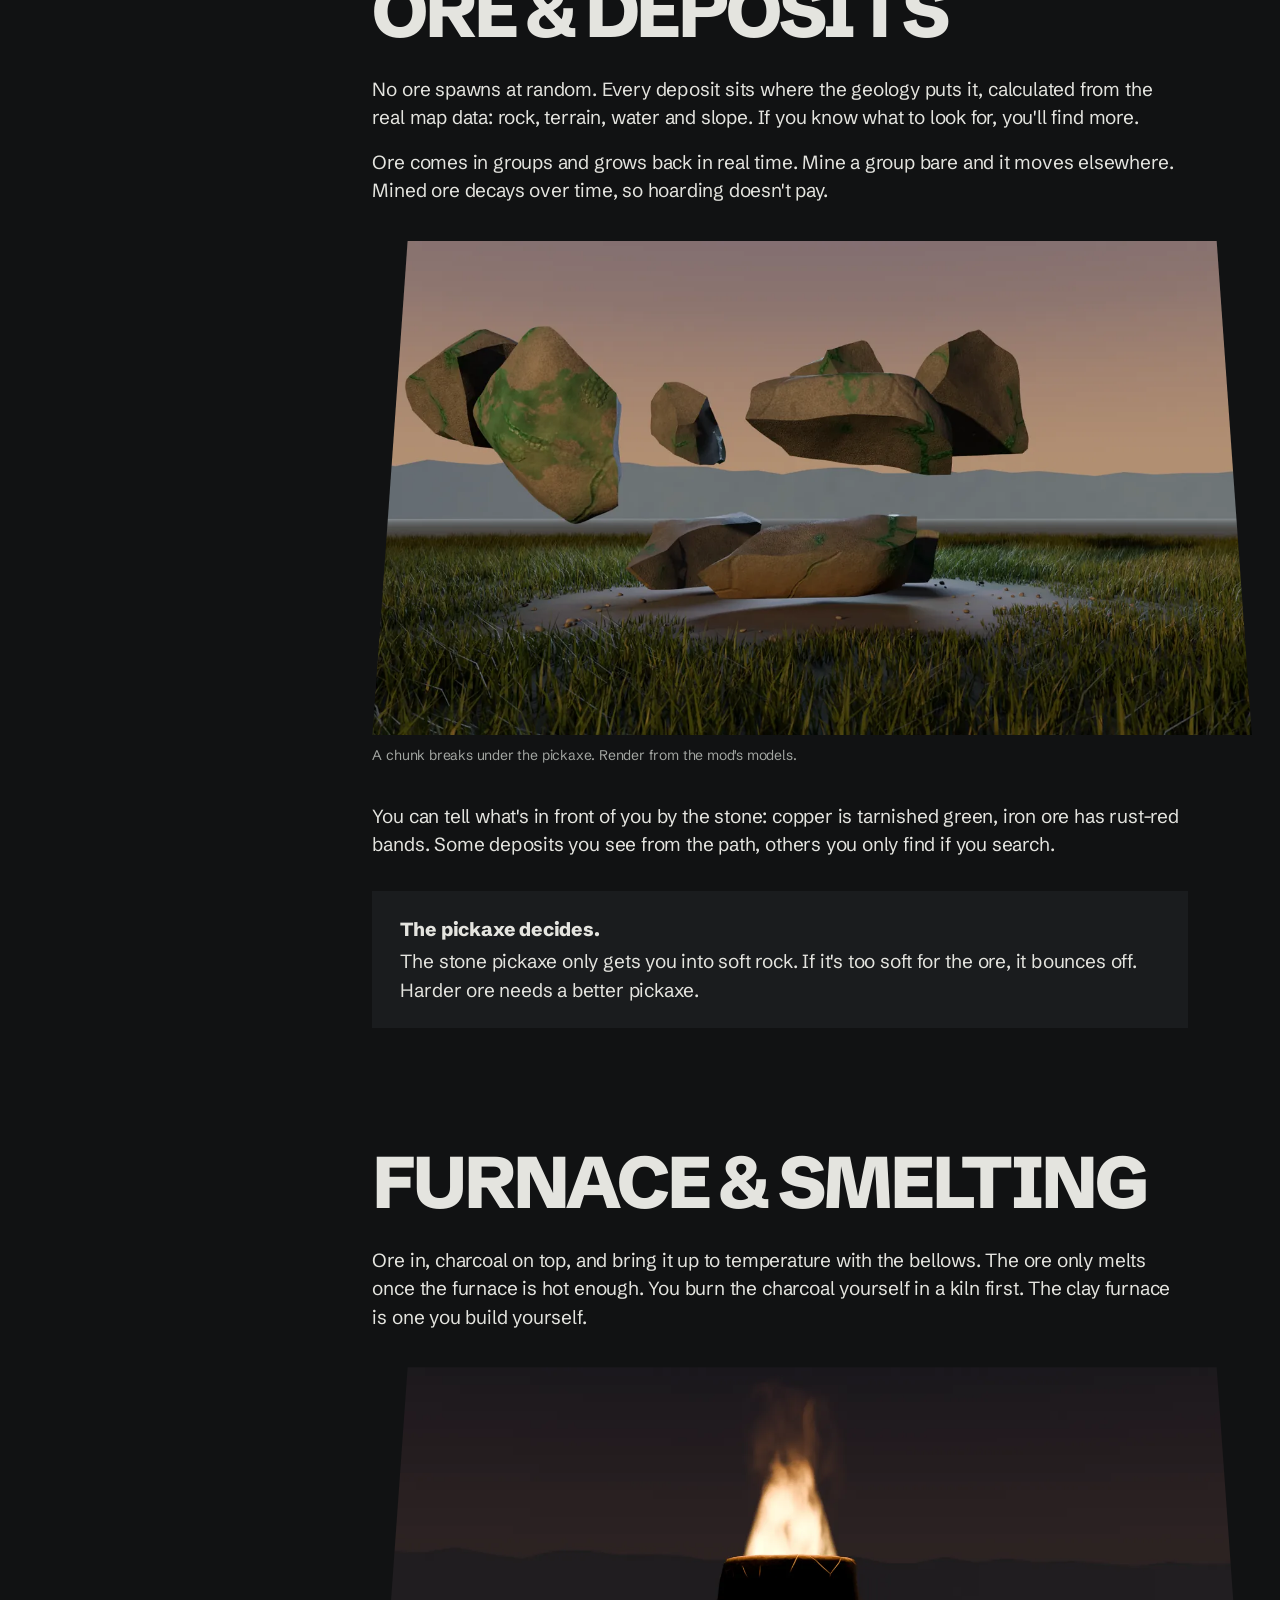
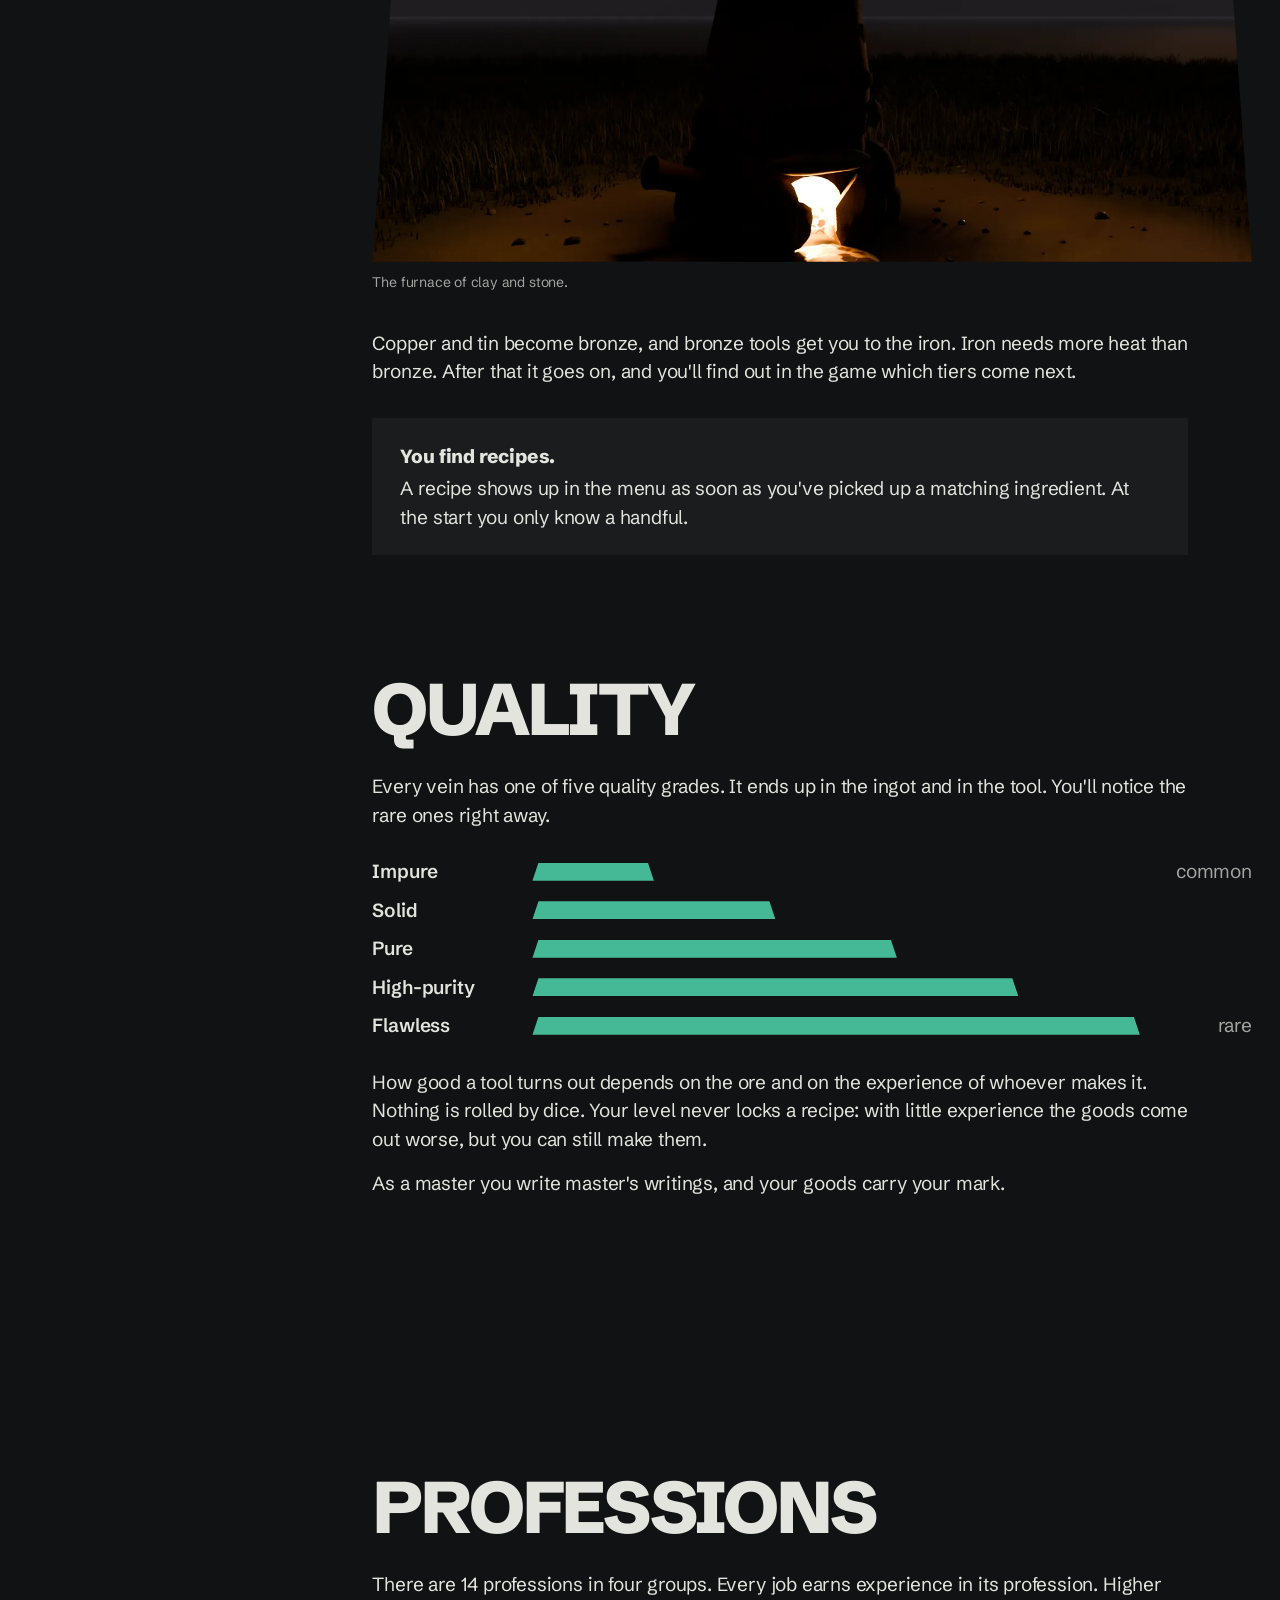
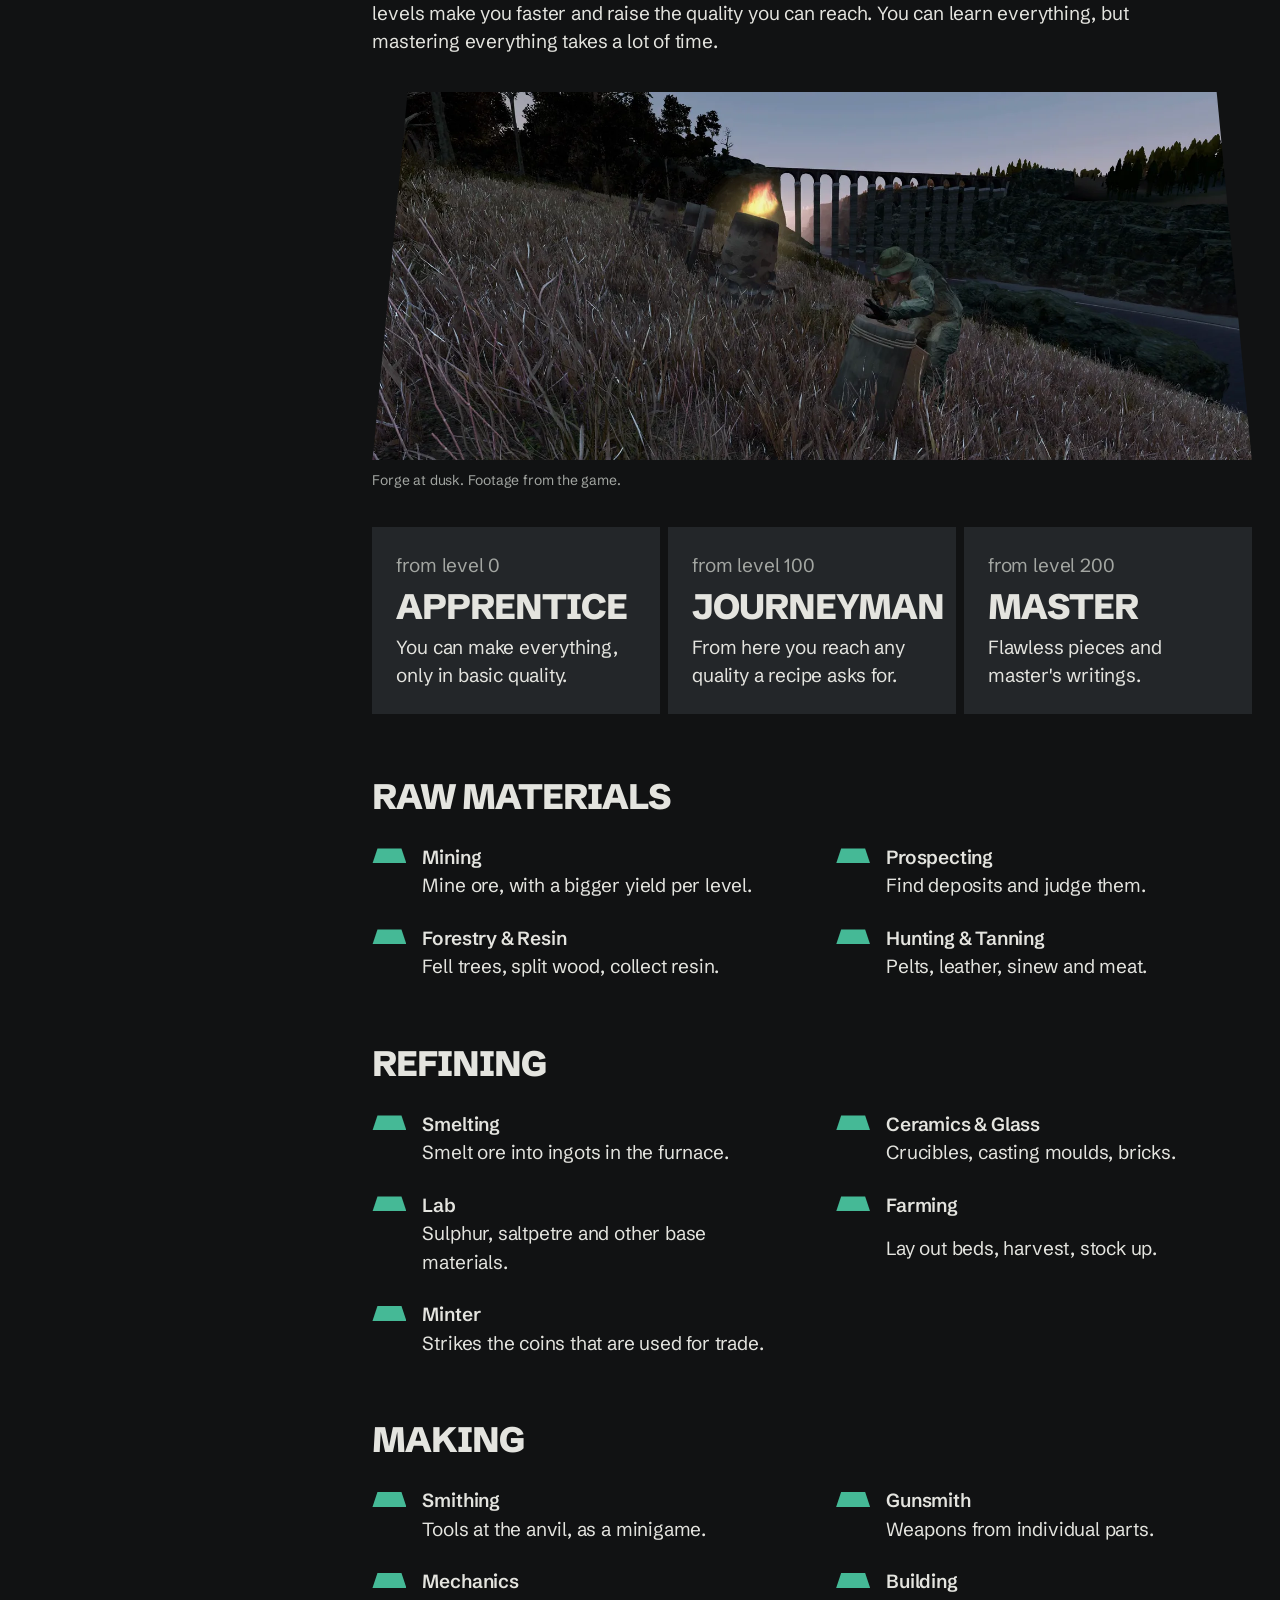
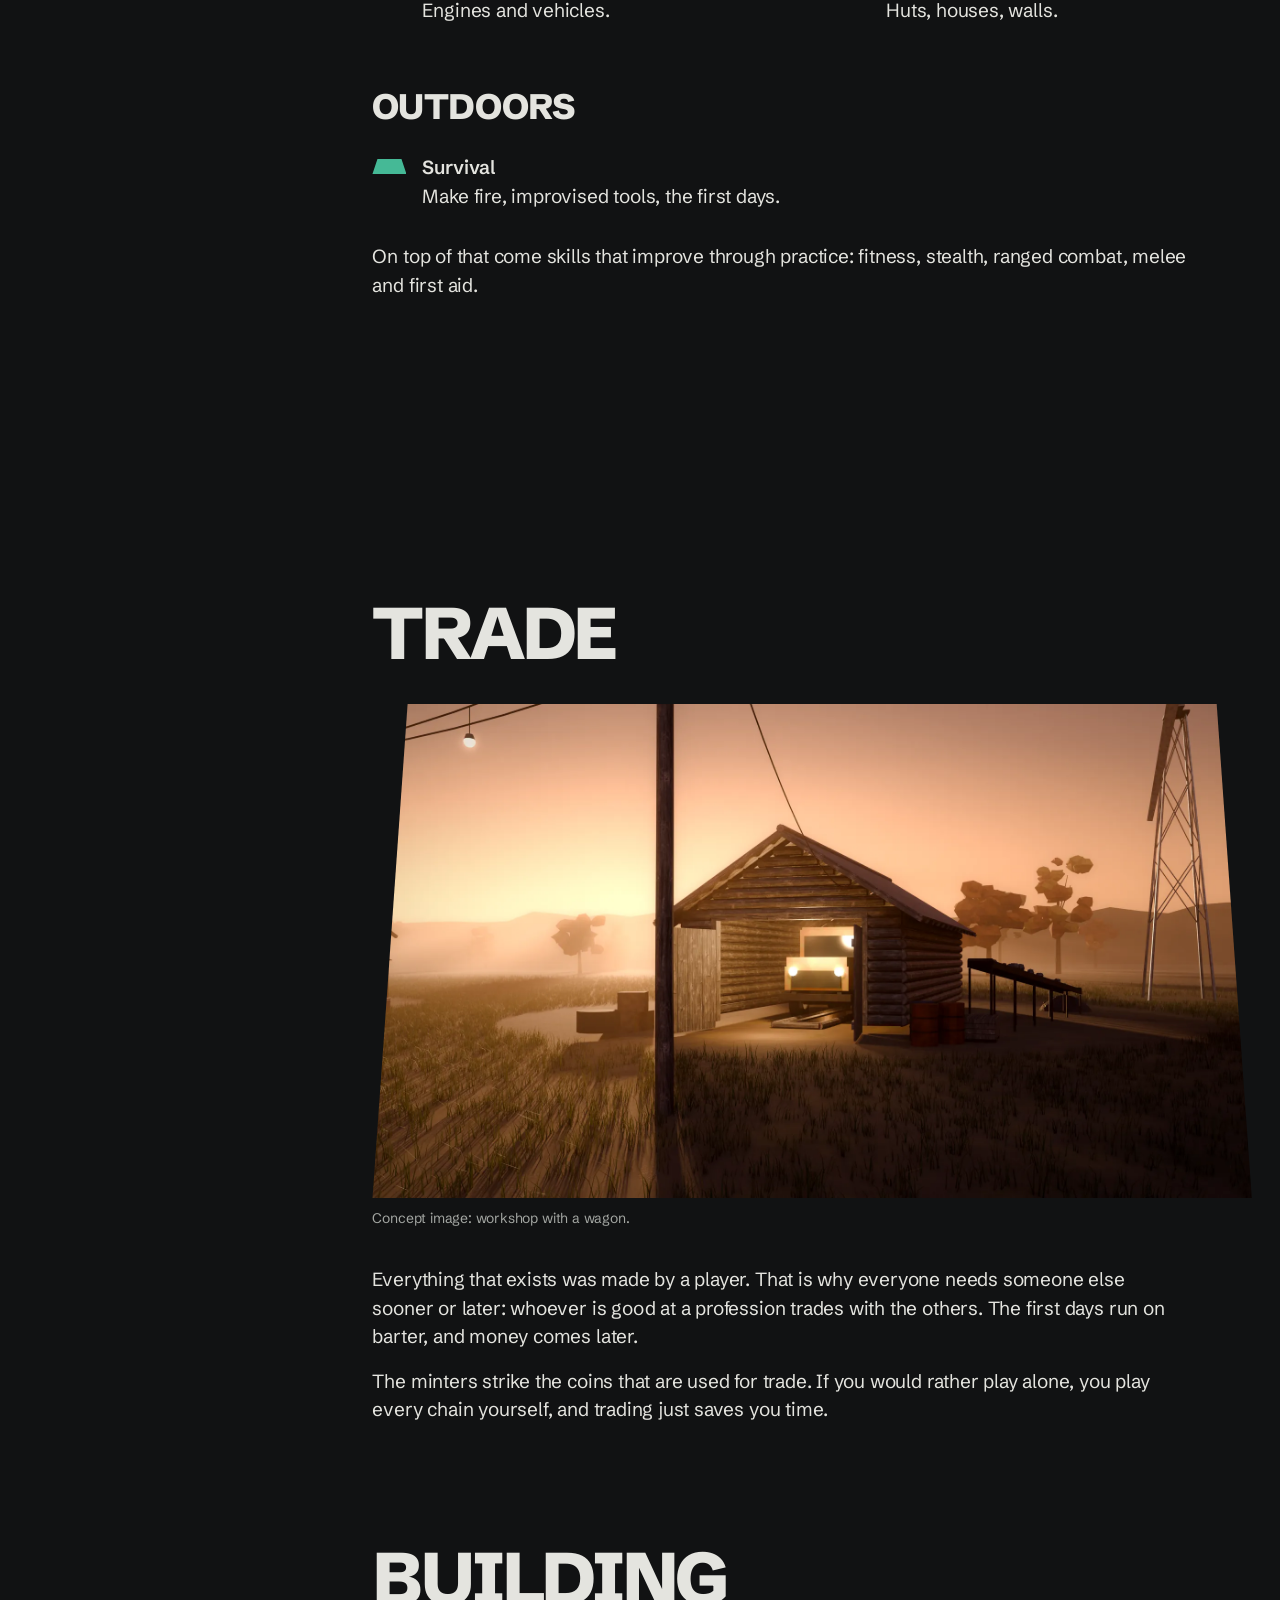
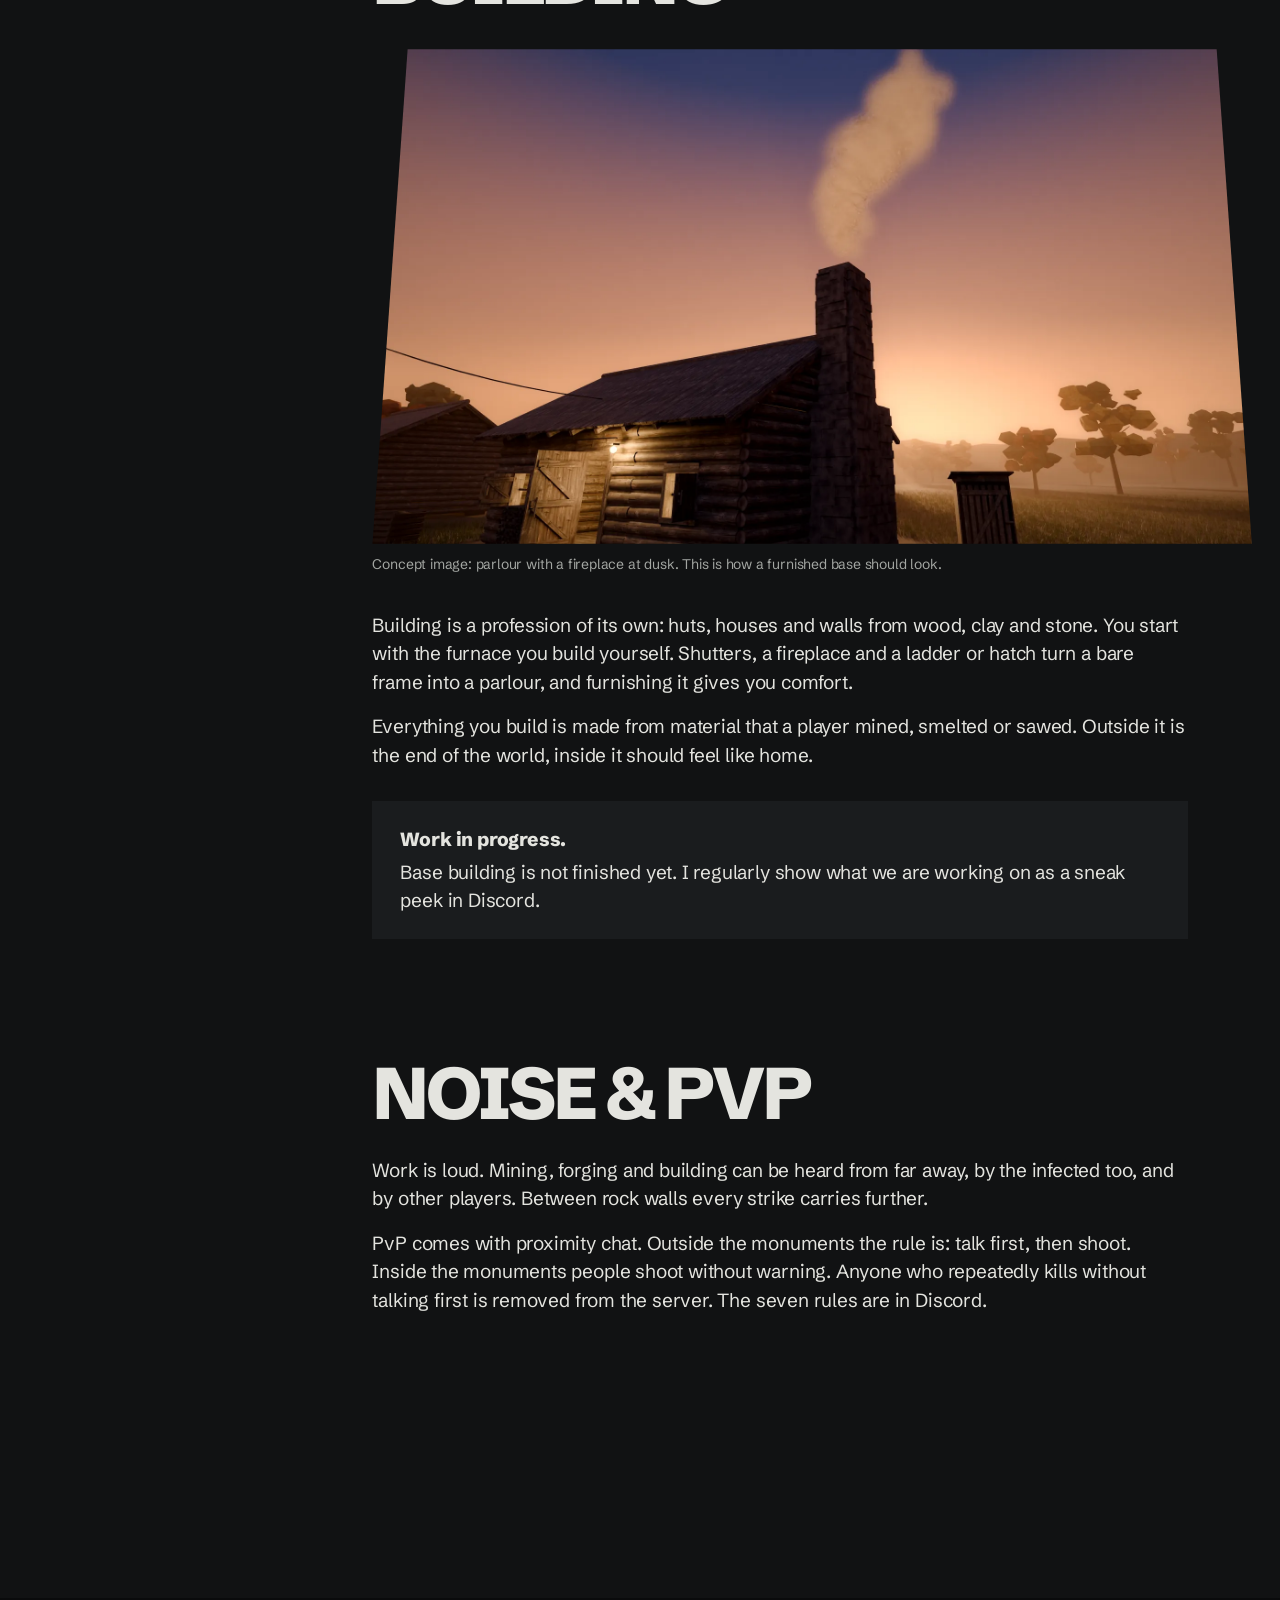
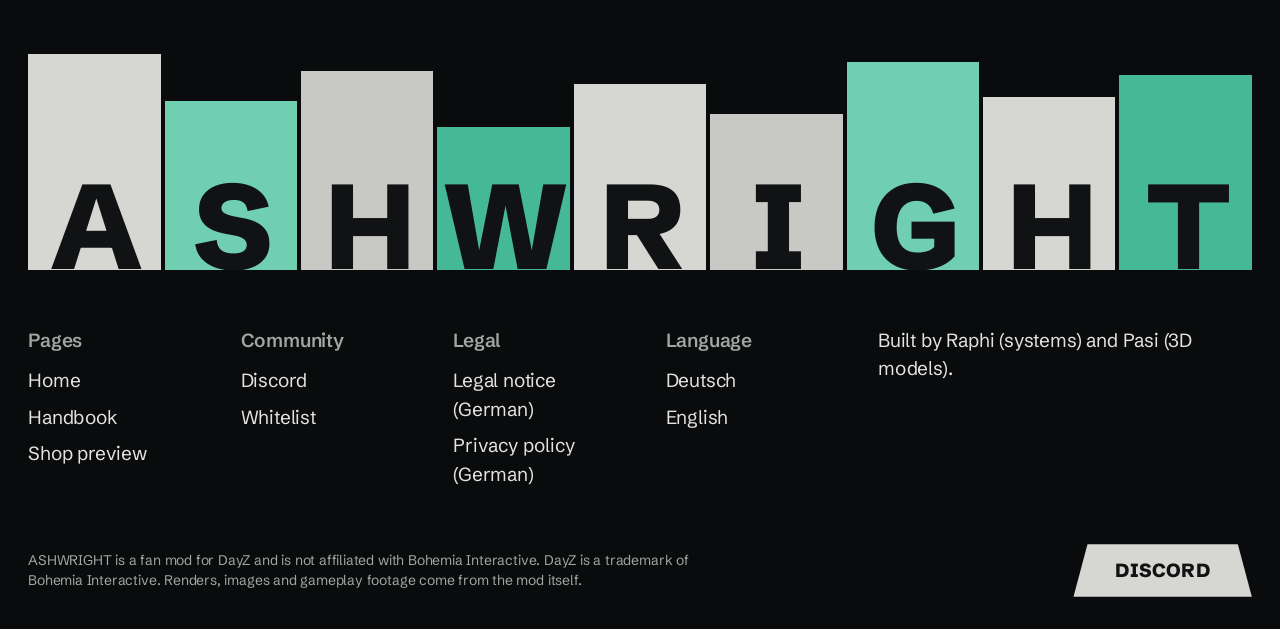
<file: werkbuch-en.html>
<!doctype html>
<html lang="en">
<head>
<meta charset="utf-8">
<meta name="viewport" content="width=device-width,initial-scale=1">
<title>Handbook – ASHWRIGHT</title>
<meta name="description" content="How ASHWRIGHT works: ore, furnace, quality grades, 14 professions, trade, building and PvP. To read up on.">

<link rel="icon" type="image/png" href="favicon.png">
<link rel="canonical" href="https://ashwright.de/werkbuch-en.html">
<link rel="alternate" hreflang="de" href="https://ashwright.de/werkbuch.html">
<meta property="og:title" content="Handbook – ASHWRIGHT"><meta property="og:description" content="How ASHWRIGHT works: ore, furnace, quality grades, 14 professions, trade, building and PvP. To read up on."><meta property="og:image" content="https://ashwright.de/media/hero-poster.webp"><meta property="og:type" content="website"><meta name="twitter:card" content="summary_large_image">
<link rel="preload" href="fonts/schibsted-grotesk-latin-800-normal.woff2" as="font" type="font/woff2" crossorigin>
<link rel="stylesheet" href="site.css?v=20261105a">
<link rel="stylesheet" href="sub3.css?v=20261105a">
<script>document.documentElement.classList.add('js')</script>

</head>
<body class="pg">
<a class="skip" href="#main">Skip to content</a>
<header class="top"><div class="wrap">
  <nav class="l" aria-label="Main menu"><a href="werkbuch-en.html" aria-current="page">Handbook</a><a href="shop-en.html">Shop</a></nav>
  <a class="mark" href="en.html">ASHWRIGHT</a>
  <nav class="r" aria-label="Language"><span class="lang"><a href="werkbuch.html" hreflang="de" lang="de">DE</a><a href="werkbuch-en.html" hreflang="en" lang="en" aria-current="true">EN</a></span><a href="https://discord.gg/mjJFGwnTns">Discord</a></nav>
</div></header>
<main id="main">

<div class="wrap">
<header class="page-head" style="border:0;padding-bottom:0"><h1>The handbook</h1><p>How ASHWRIGHT works, from the first ore chunk to the master's mark. Eight chapters, in the order you meet them in the game.</p></header>
<div class="book">
<aside class="toc" aria-label="Contents"><h2>Contents</h2><ol>
  <li><a href="#insel">The island</a></li><li><a href="#erze">Ore &amp; deposits</a></li><li><a href="#ofen">Furnace &amp; smelting</a></li><li><a href="#guete">Quality</a></li><li><a href="#berufe">Professions</a></li><li><a href="#handel">Trade</a></li><li><a href="#bauen">Building</a></li><li><a href="#pvp">Noise &amp; PvP</a></li>
</ol></aside>
<div>

<article class="chapter" id="insel"><h2>The island</h2>
<figure class="pic"><img src="media/shot-sturm.webp" width="1600" height="670" loading="lazy" alt="Storm over the viaduct"><figcaption>Storm over the viaduct. Footage from the game.</figcaption></figure>
<p>Antoria after the collapse. The island is deserted: the harbour lies abandoned, the infected stand on the coast road, and at night it gets properly dark. You start on the coast with an emergency bag, a stone pickaxe and a campfire.</p>
<p>A civil defence leaflet is tucked into your jacket. It begins with the sentence: "In an emergency, the island provides for itself." You take that to heart. Everything you need you make yourself, from tools to clothing and weapons to a house.</p>
<div class="callout"><b>End times outside, parlour inside.</b> The more dangerous the night, the more a house with shutters and a fireplace counts. The chapter on building shows what that looks like.</div>
</article>

<article class="chapter" id="erze"><h2>Ore &amp; deposits</h2>
<p>No ore spawns at random. Every deposit sits where the geology puts it, calculated from the real map data: rock, terrain, water and slope. If you know what to look for, you'll find more.</p>
<p>Ore comes in groups and grows back in real time. Mine a group bare and it moves elsewhere. Mined ore decays over time, so hoarding doesn't pay.</p>
<figure class="pic"><img src="img/shatter.webp" width="1400" height="788" loading="lazy" alt="An ore chunk breaks apart under the pickaxe"><figcaption>A chunk breaks under the pickaxe. Render from the mod's models.</figcaption></figure>
<p>You can tell what's in front of you by the stone: copper is tarnished green, iron ore has rust-red bands. Some deposits you see from the path, others you only find if you search.</p>
<div class="callout"><b>The pickaxe decides.</b> The stone pickaxe only gets you into soft rock. If it's too soft for the ore, it bounces off. Harder ore needs a better pickaxe.</div>
</article>

<article class="chapter" id="ofen"><h2>Furnace &amp; smelting</h2>
<p>Ore in, charcoal on top, and bring it up to temperature with the bellows. The ore only melts once the furnace is hot enough. You burn the charcoal yourself in a kiln first. The clay furnace is one you build yourself.</p>
<figure class="pic"><img src="img/furnace.webp" width="1600" height="900" loading="lazy" alt="Brick smelting furnace with a flame at night"><figcaption>The furnace of clay and stone.</figcaption></figure>
<p>Copper and tin become bronze, and bronze tools get you to the iron. Iron needs more heat than bronze. After that it goes on, and you'll find out in the game which tiers come next.</p>
<div class="callout"><b>You find recipes.</b> A recipe shows up in the menu as soon as you've picked up a matching ingredient. At the start you only know a handful.</div>
</article>

<article class="chapter" id="guete"><h2>Quality</h2>
<p>Every vein has one of five quality grades. It ends up in the ingot and in the tool. You'll notice the rare ones right away.</p>
<div class="scale" style="margin:24px 0"><ol class="rungs">
  <li>Impure<small>common</small></li><li>Solid<small>&nbsp;</small></li><li>Pure<small>&nbsp;</small></li><li>High-purity<small>&nbsp;</small></li><li>Flawless<small>rare</small></li>
</ol></div>
<p>How good a tool turns out depends on the ore and on the experience of whoever makes it. Nothing is rolled by dice. Your level never locks a recipe: with little experience the goods come out worse, but you can still make them.</p>
<p>As a master you write master's writings, and your goods carry your mark.</p>
</article>

<article class="chapter" id="berufe"><h2>Professions</h2>
<p>There are 14 professions in four groups. Every job earns experience in its profession. Higher levels make you faster and raise the quality you can reach. You can learn everything, but mastering everything takes a lot of time.</p>
<figure class="pic"><img src="media/shot-schmiede.webp" width="1600" height="670" loading="lazy" alt="Forge at dusk"><figcaption>Forge at dusk. Footage from the game.</figcaption></figure>
<div class="rank">
  <div><small>from level 0</small><h3>Apprentice</h3><p>You can make everything, only in basic quality.</p></div>
  <div><small>from level 100</small><h3>Journeyman</h3><p>From here you reach any quality a recipe asks for.</p></div>
  <div><small>from level 200</small><h3>Master</h3><p>Flawless pieces and master's writings.</p></div>
</div>
<div class="cat-h" style="--c:var(--steel)">Raw materials</div>
<div class="jobs">
<div class="job" style="--c:var(--steel)"><h3>Mining</h3><p>Mine ore, with a bigger yield per level.</p></div>
<div class="job" style="--c:var(--steel)"><h3>Prospecting</h3><p>Find deposits and judge them.</p></div>
<div class="job" style="--c:var(--steel)"><h3>Forestry &amp; Resin</h3><p>Fell trees, split wood, collect resin.</p></div>
<div class="job" style="--c:var(--steel)"><h3>Hunting &amp; Tanning</h3><p>Pelts, leather, sinew and meat.</p></div>
</div>
<div class="cat-h" style="--c:var(--ember)">Refining</div>
<div class="jobs">
<div class="job" style="--c:var(--ember)"><h3>Smelting</h3><p>Smelt ore into ingots in the furnace.</p></div>
<div class="job" style="--c:var(--ember)"><h3>Ceramics &amp; Glass</h3><p>Crucibles, casting moulds, bricks.</p></div>
<div class="job" style="--c:var(--ember)"><h3>Lab</h3><p>Sulphur, saltpetre and other base materials.</p></div>
<div class="job" style="--c:var(--ember)"><h3>Farming</h3><p>Lay out beds, harvest, stock up.</p></div>
<div class="job" style="--c:var(--ember)"><h3>Minter</h3><p>Strikes the coins that are used for trade.</p></div>
</div>
<div class="cat-h" style="--c:var(--patina)">Making</div>
<div class="jobs">
<div class="job" style="--c:var(--patina)"><h3>Smithing</h3><p>Tools at the anvil, as a minigame.</p></div>
<div class="job" style="--c:var(--patina)"><h3>Gunsmith</h3><p>Weapons from individual parts.</p></div>
<div class="job" style="--c:var(--patina)"><h3>Mechanics</h3><p>Engines and vehicles.</p></div>
<div class="job" style="--c:var(--patina)"><h3>Building</h3><p>Huts, houses, walls.</p></div>
</div>
<div class="cat-h" style="--c:var(--glow)">Outdoors</div>
<div class="jobs">
<div class="job" style="--c:var(--glow)"><h3>Survival</h3><p>Make fire, improvised tools, the first days.</p></div>
</div>
<p>On top of that come skills that improve through practice: fitness, stealth, ranged combat, melee and first aid.</p>
</article>

<article class="chapter" id="handel"><h2>Trade</h2>
<figure class="pic"><img src="media/base-d.webp" width="1920" height="1080" loading="lazy" alt="Concept image: workshop with a wagon"><figcaption>Concept image: workshop with a wagon.</figcaption></figure>
<p>Everything that exists was made by a player. That is why everyone needs someone else sooner or later: whoever is good at a profession trades with the others. The first days run on barter, and money comes later.</p>
<p>The minters strike the coins that are used for trade. If you would rather play alone, you play every chain yourself, and trading just saves you time.</p>
</article>

<article class="chapter" id="bauen"><h2>Building</h2>
<figure class="pic"><img src="media/base-b.webp" width="1920" height="1080" loading="lazy" alt="Concept image: parlour with a fireplace at dusk"><figcaption>Concept image: parlour with a fireplace at dusk. This is how a furnished base should look.</figcaption></figure>
<p>Building is a profession of its own: huts, houses and walls from wood, clay and stone. You start with the furnace you build yourself. Shutters, a fireplace and a ladder or hatch turn a bare frame into a parlour, and furnishing it gives you comfort.</p>
<p>Everything you build is made from material that a player mined, smelted or sawed. Outside it is the end of the world, inside it should feel like home.</p>
<div class="callout"><b>Work in progress.</b> Base building is not finished yet. I regularly show what we are working on as a sneak peek in Discord.</div>
</article>

<article class="chapter" id="pvp"><h2>Noise &amp; PvP</h2>
<p>Work is loud. Mining, forging and building can be heard from far away, by the infected too, and by other players. Between rock walls every strike carries further.</p>
<p>PvP comes with proximity chat. Outside the monuments the rule is: talk first, then shoot. Inside the monuments people shoot without warning. Anyone who repeatedly kills without talking first is removed from the server. The seven rules are in Discord.</p>
</article>

</div></div></div>

</main>
<footer class="foot"><div class="wrap">
  <div class="blocks" role="img" aria-label="ASHWRIGHT"><span style="--h:100%;--c:var(--light)">A</span><span style="--h:78%;--c:var(--p5)">S</span><span style="--h:92%;--c:var(--light-2)">H</span><span style="--h:66%;--c:var(--acc)">W</span><span style="--h:86%;--c:var(--light)">R</span><span style="--h:72%;--c:var(--light-2)">I</span><span style="--h:96%;--c:var(--p5)">G</span><span style="--h:80%;--c:var(--light)">H</span><span style="--h:90%;--c:var(--acc)">T</span></div>
  <div class="cols">
    <nav aria-label="Pages"><h2>Pages</h2><a href="en.html">Home</a><a href="werkbuch-en.html">Handbook</a><a href="shop-en.html">Shop preview</a></nav>
    <nav aria-label="Community"><h2>Community</h2><a href="https://discord.gg/mjJFGwnTns">Discord</a><a href="en.html#whitelist">Whitelist</a></nav>
    <nav aria-label="Legal"><h2>Legal</h2><a href="impressum.html">Legal notice (German)</a><a href="datenschutz.html">Privacy policy (German)</a></nav>
    <nav aria-label="Language"><h2>Language</h2><a href="werkbuch.html" hreflang="de" lang="de">Deutsch</a><a href="werkbuch-en.html" hreflang="en" lang="en">English</a></nav>
    <div class="who"><p>Built by Raphi (systems) and Pasi (3D models).</p></div>
  </div>
  <div class="last"><p class="fine">ASHWRIGHT is a fan mod for DayZ and is not affiliated with Bohemia Interactive. DayZ is a trademark of Bohemia Interactive. Renders, images and gameplay footage come from the mod itself.</p><a class="btn light" href="https://discord.gg/mjJFGwnTns">Discord</a></div>
</div></footer>
<script>
(function(){[].forEach.call(document.querySelectorAll('.page-head h1, .page-head p, .page-head figure, .chapter > *, .price-list li, .fair, ol.chain li, .legal > *, .rank > div, .jobs .job'),function(el,i){el.classList.add('rv');el.style.setProperty('--d',i%4)});
var rv=[].slice.call(document.querySelectorAll('.rv')),tick=false;
function check(){tick=false;var lim=innerHeight*0.92;rv=rv.filter(function(el){if(el.getBoundingClientRect().top<lim){el.classList.add('in');return false}return true})}
function onS(){if(!tick){tick=true;requestAnimationFrame(check)}}
addEventListener('scroll',onS,{passive:true});addEventListener('resize',onS);check();
var toc=document.querySelectorAll('.toc a');if(toc.length){var map={};toc.forEach(function(a){map[a.getAttribute('href').slice(1)]=a});
var so=new IntersectionObserver(function(en){en.forEach(function(x){if(x.isIntersecting){toc.forEach(function(a){a.classList.remove('on')});var a=map[x.target.id];if(a)a.classList.add('on')}})},{rootMargin:'-20% 0px -70% 0px'});
document.querySelectorAll('.chapter').forEach(function(c){so.observe(c)})}})();
</script>
</body>
</html>
</file>
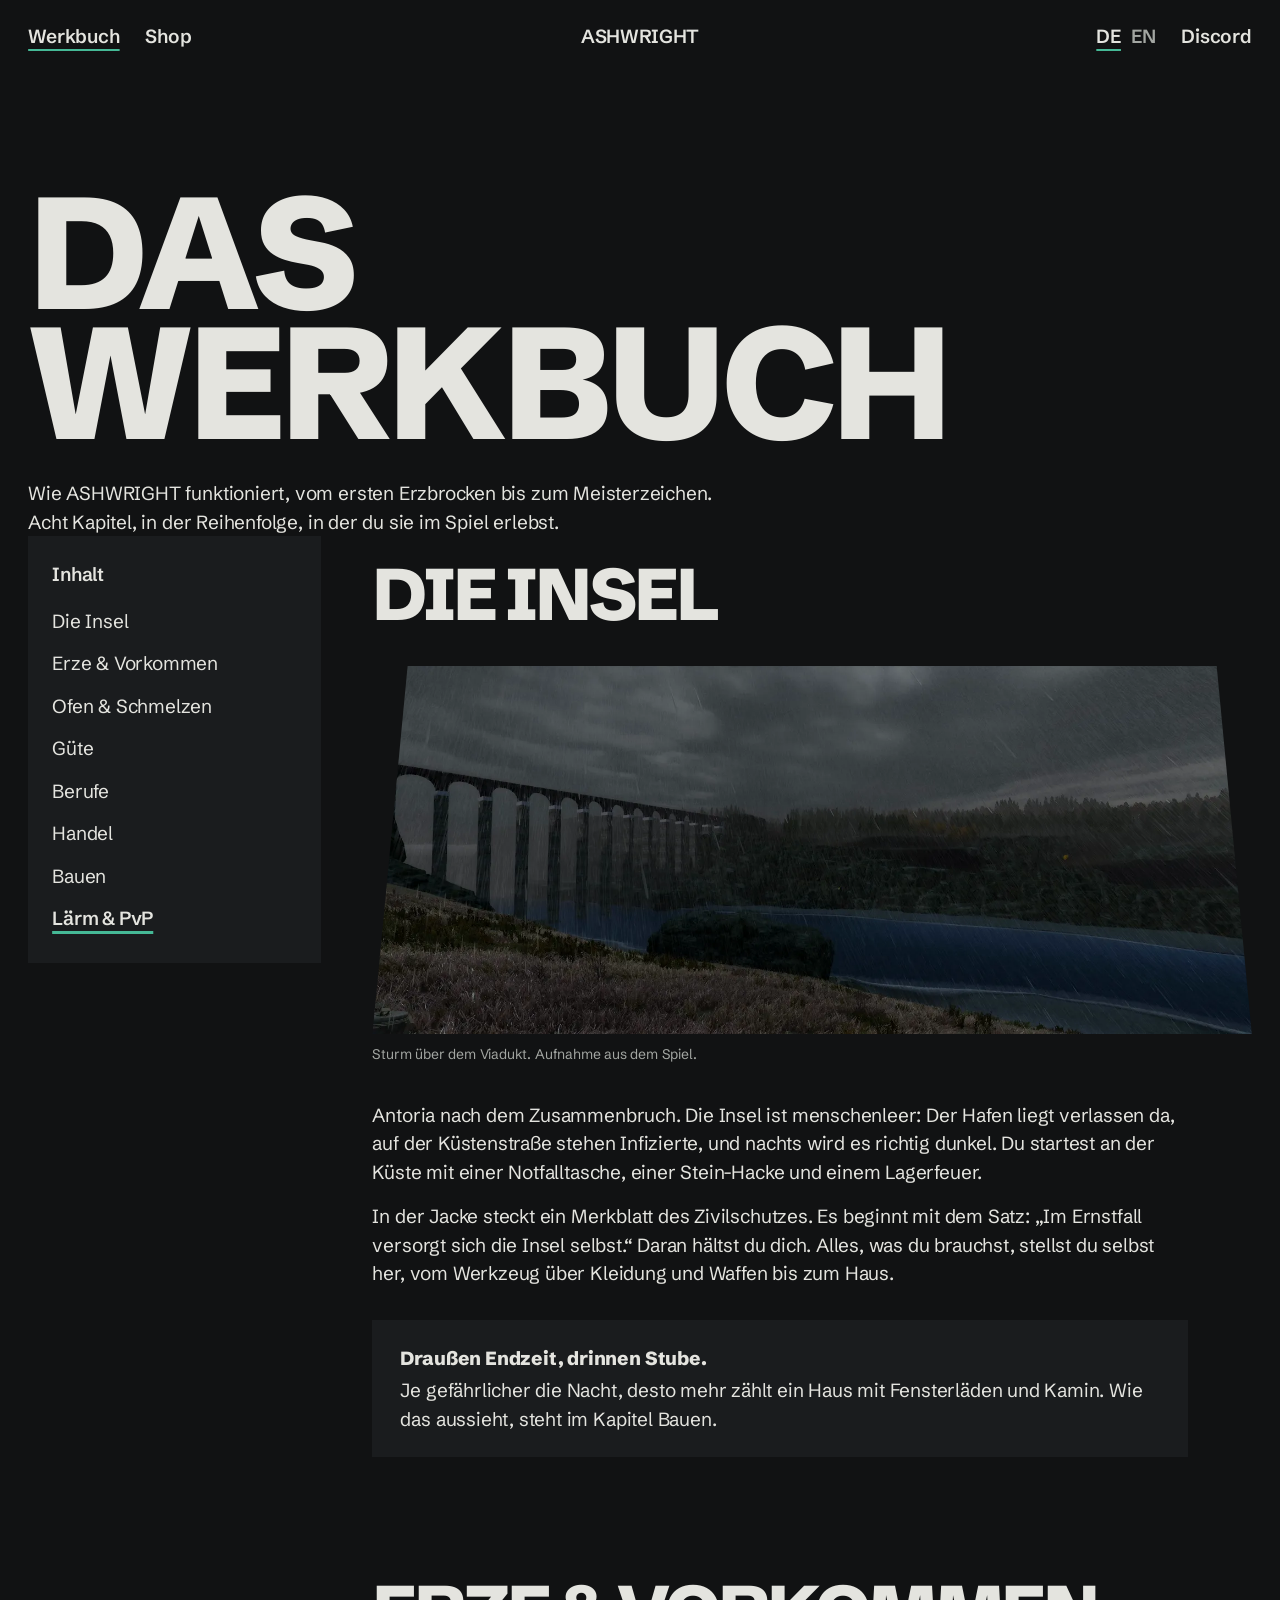
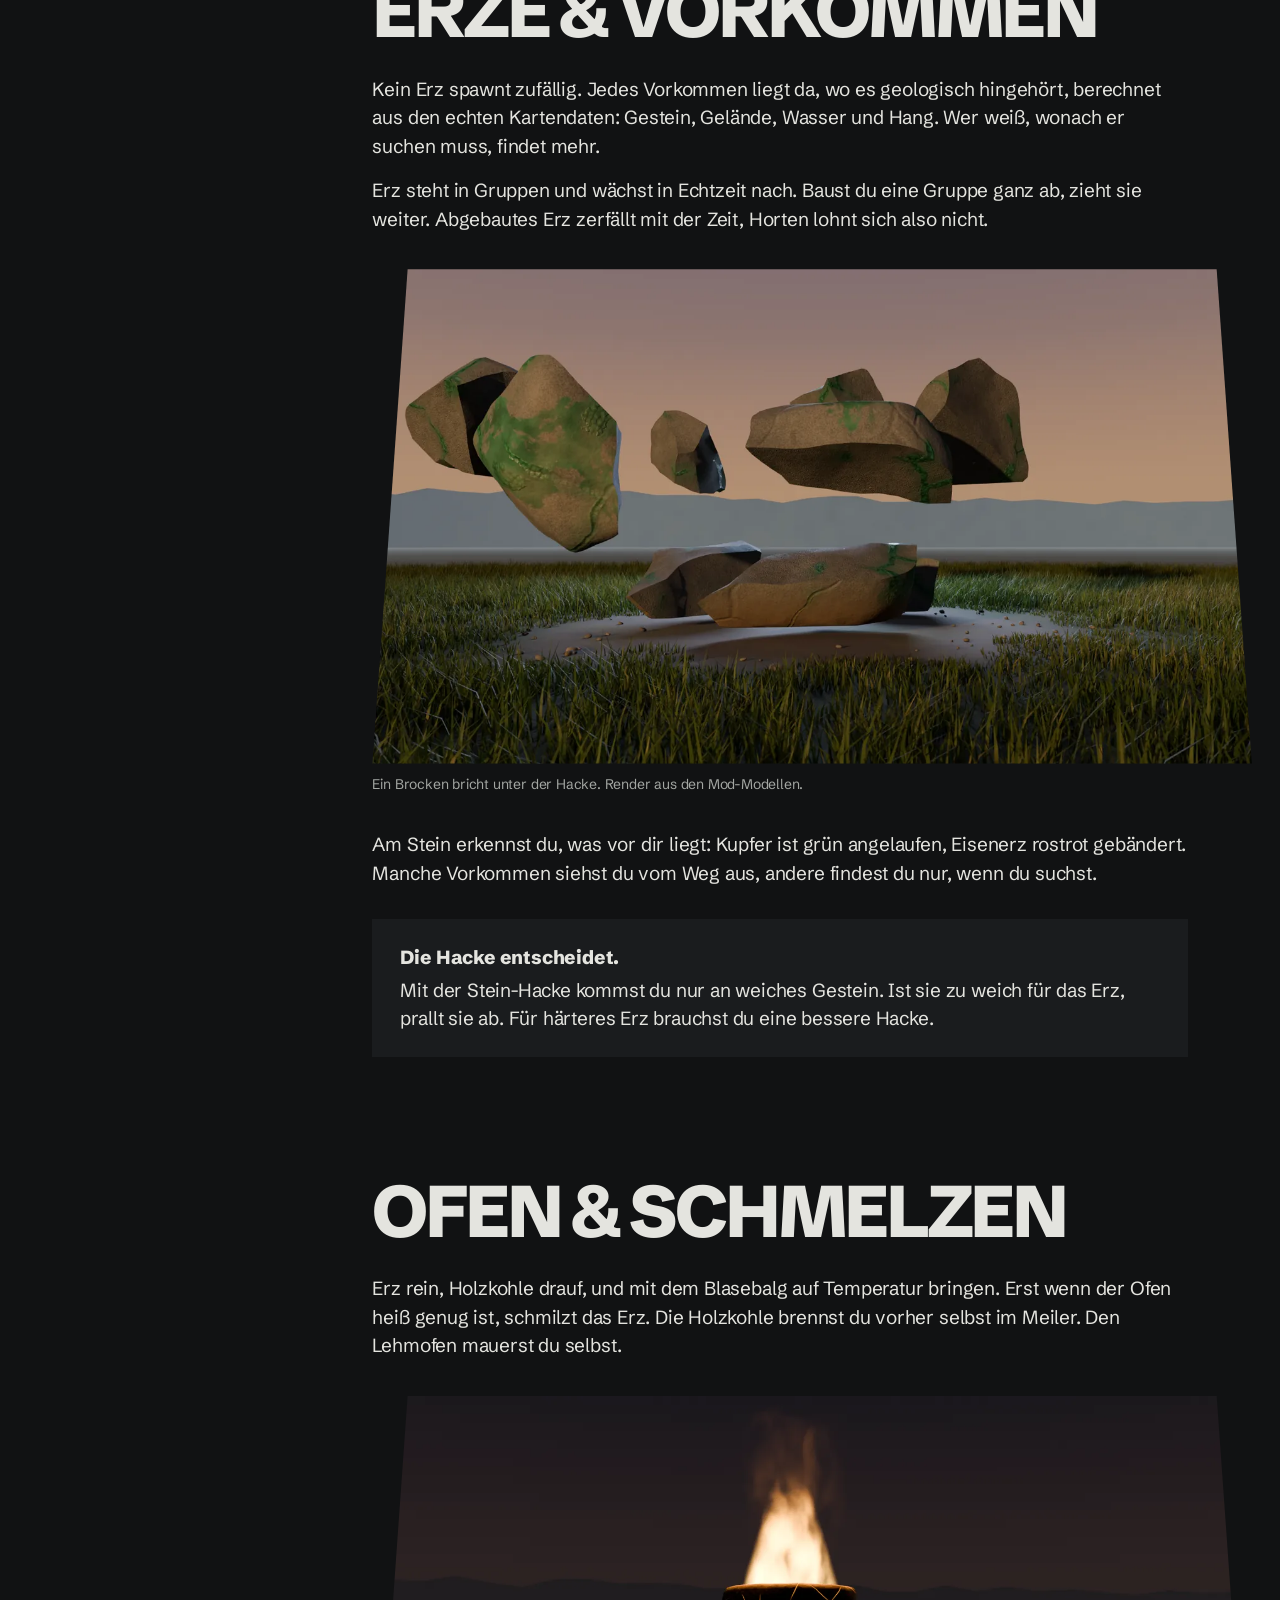
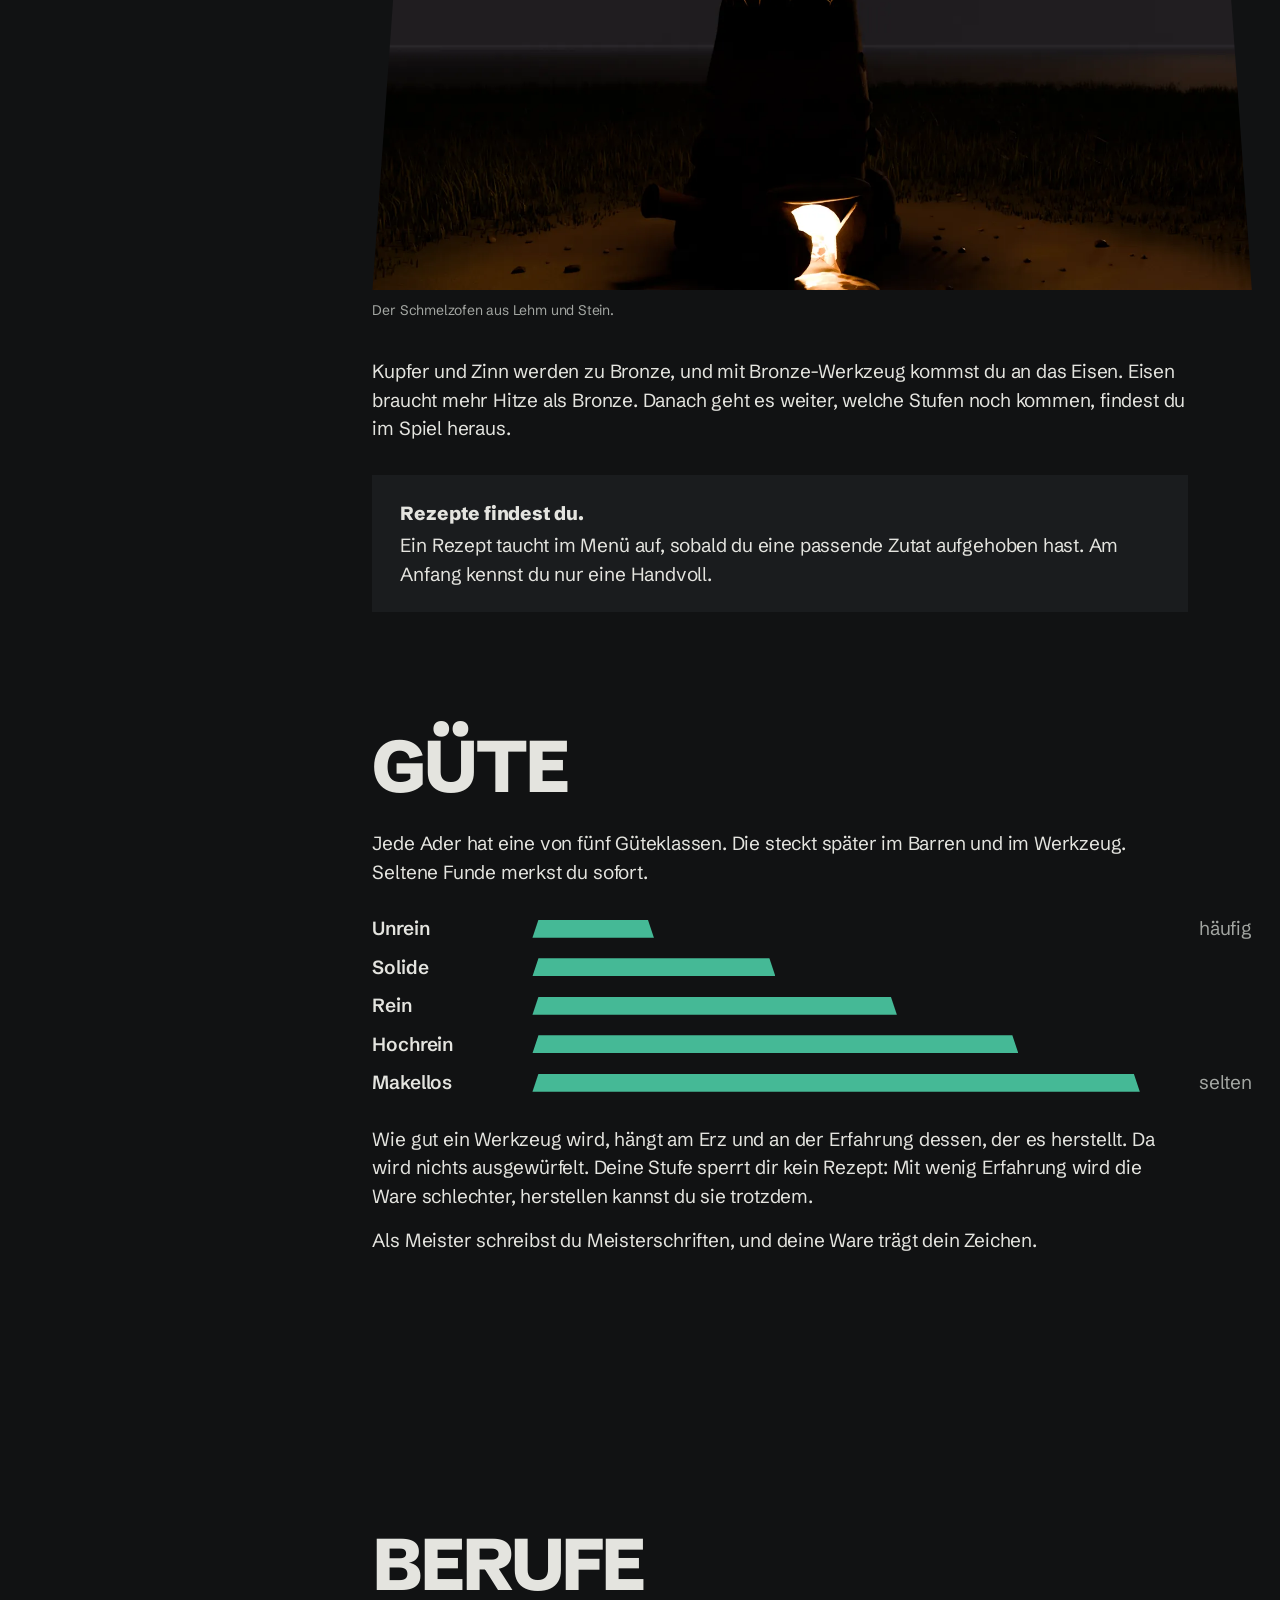
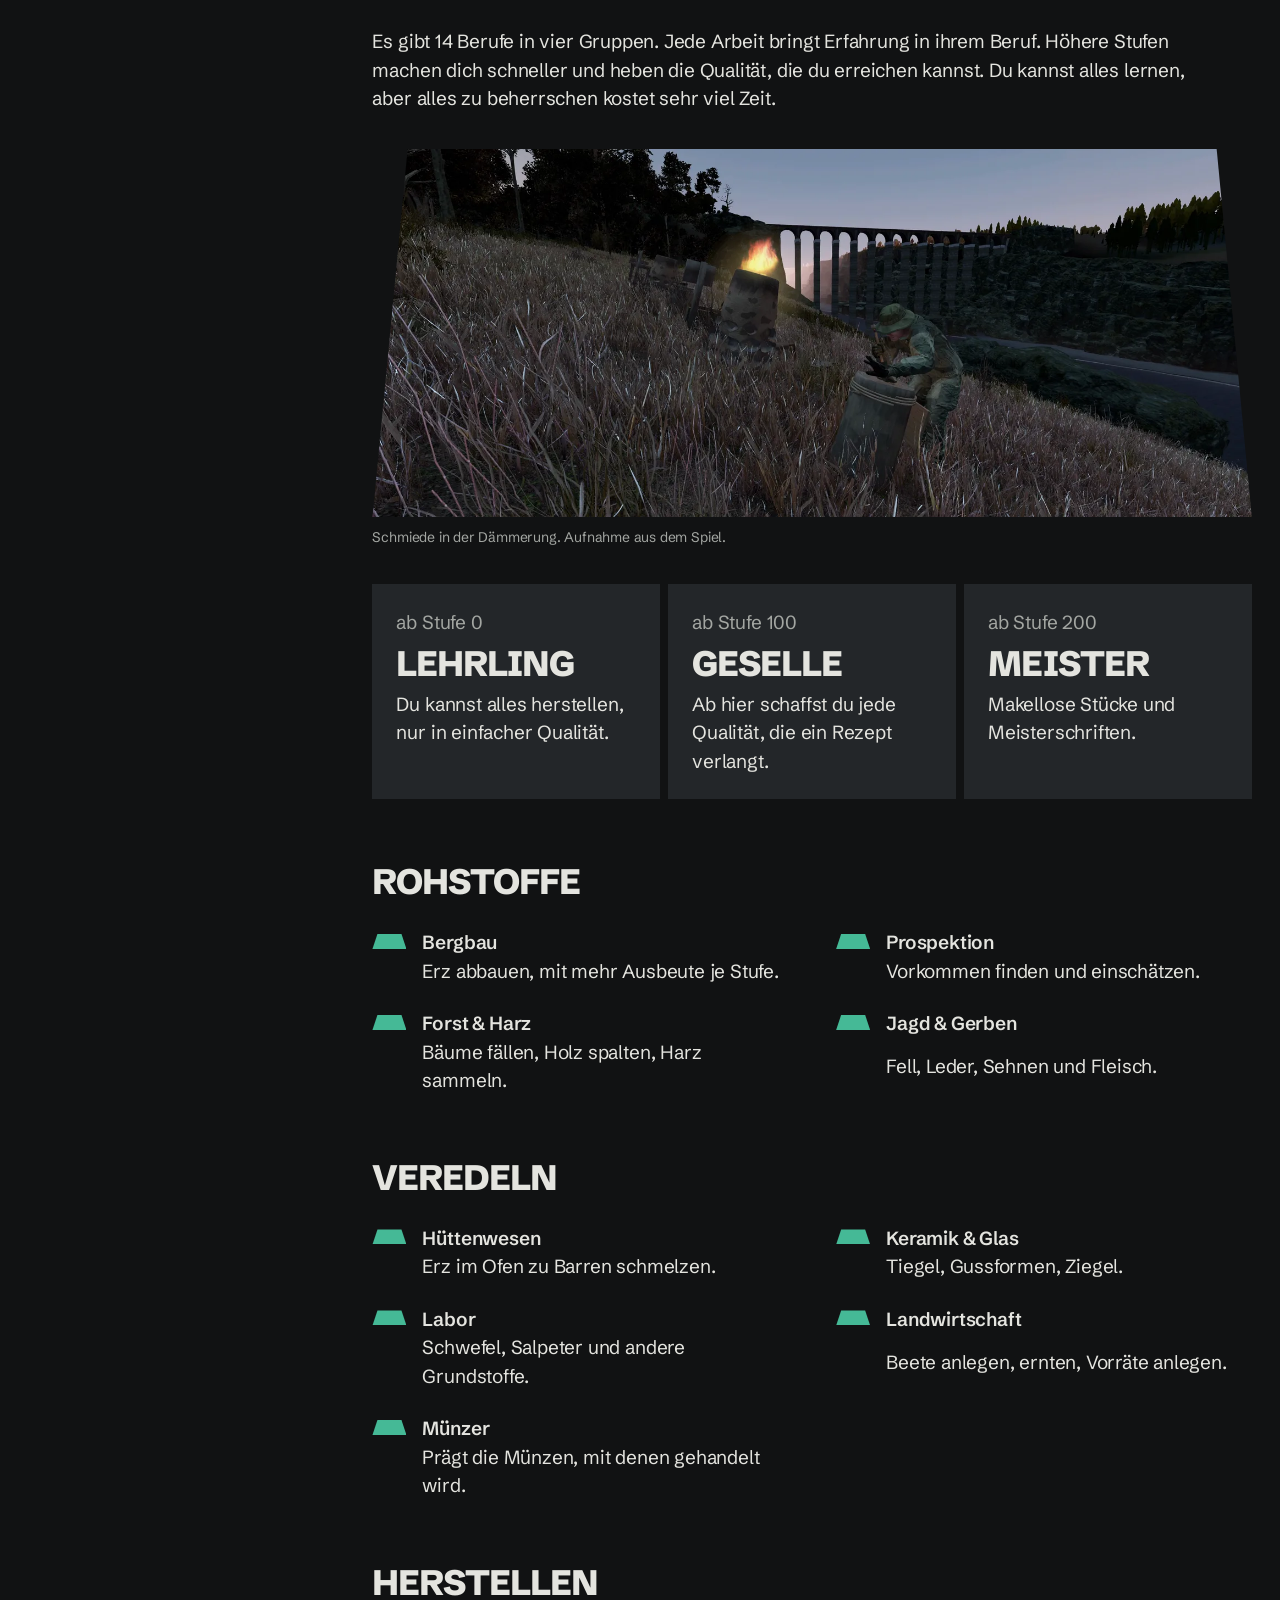
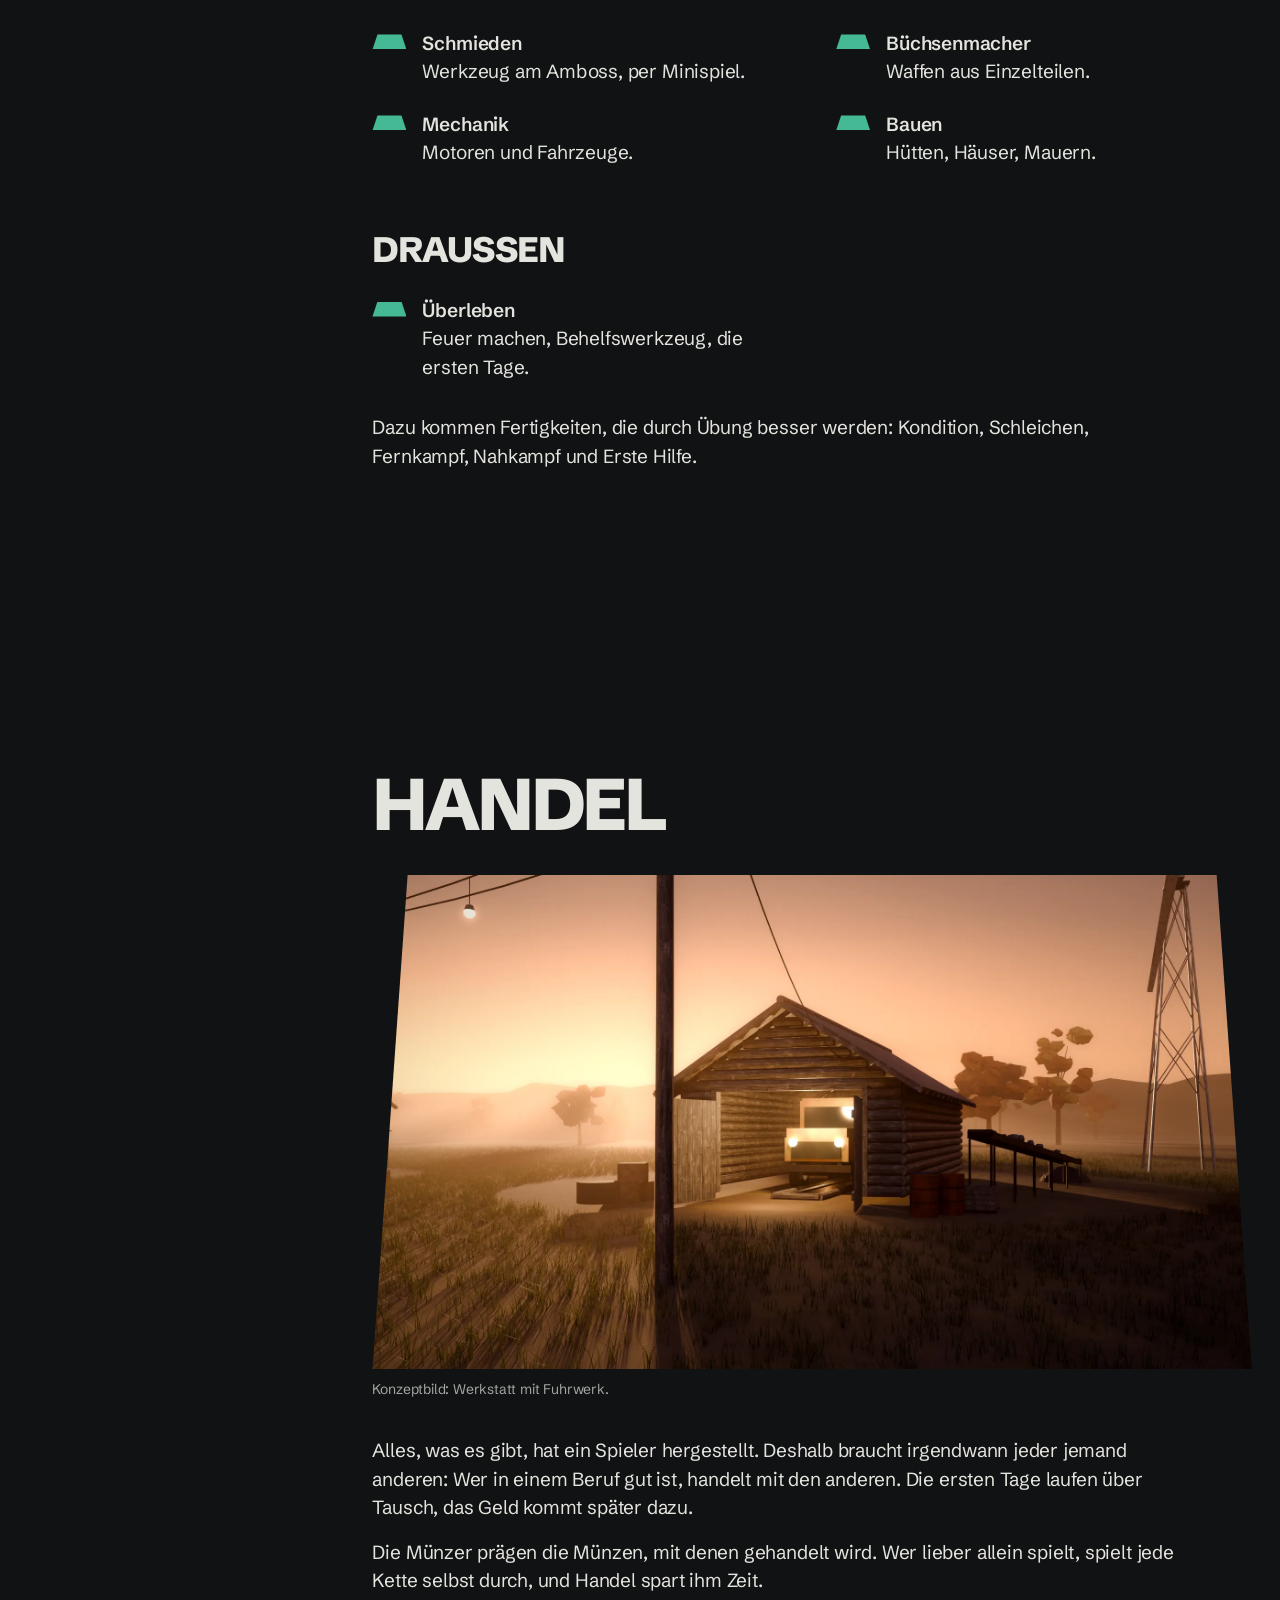
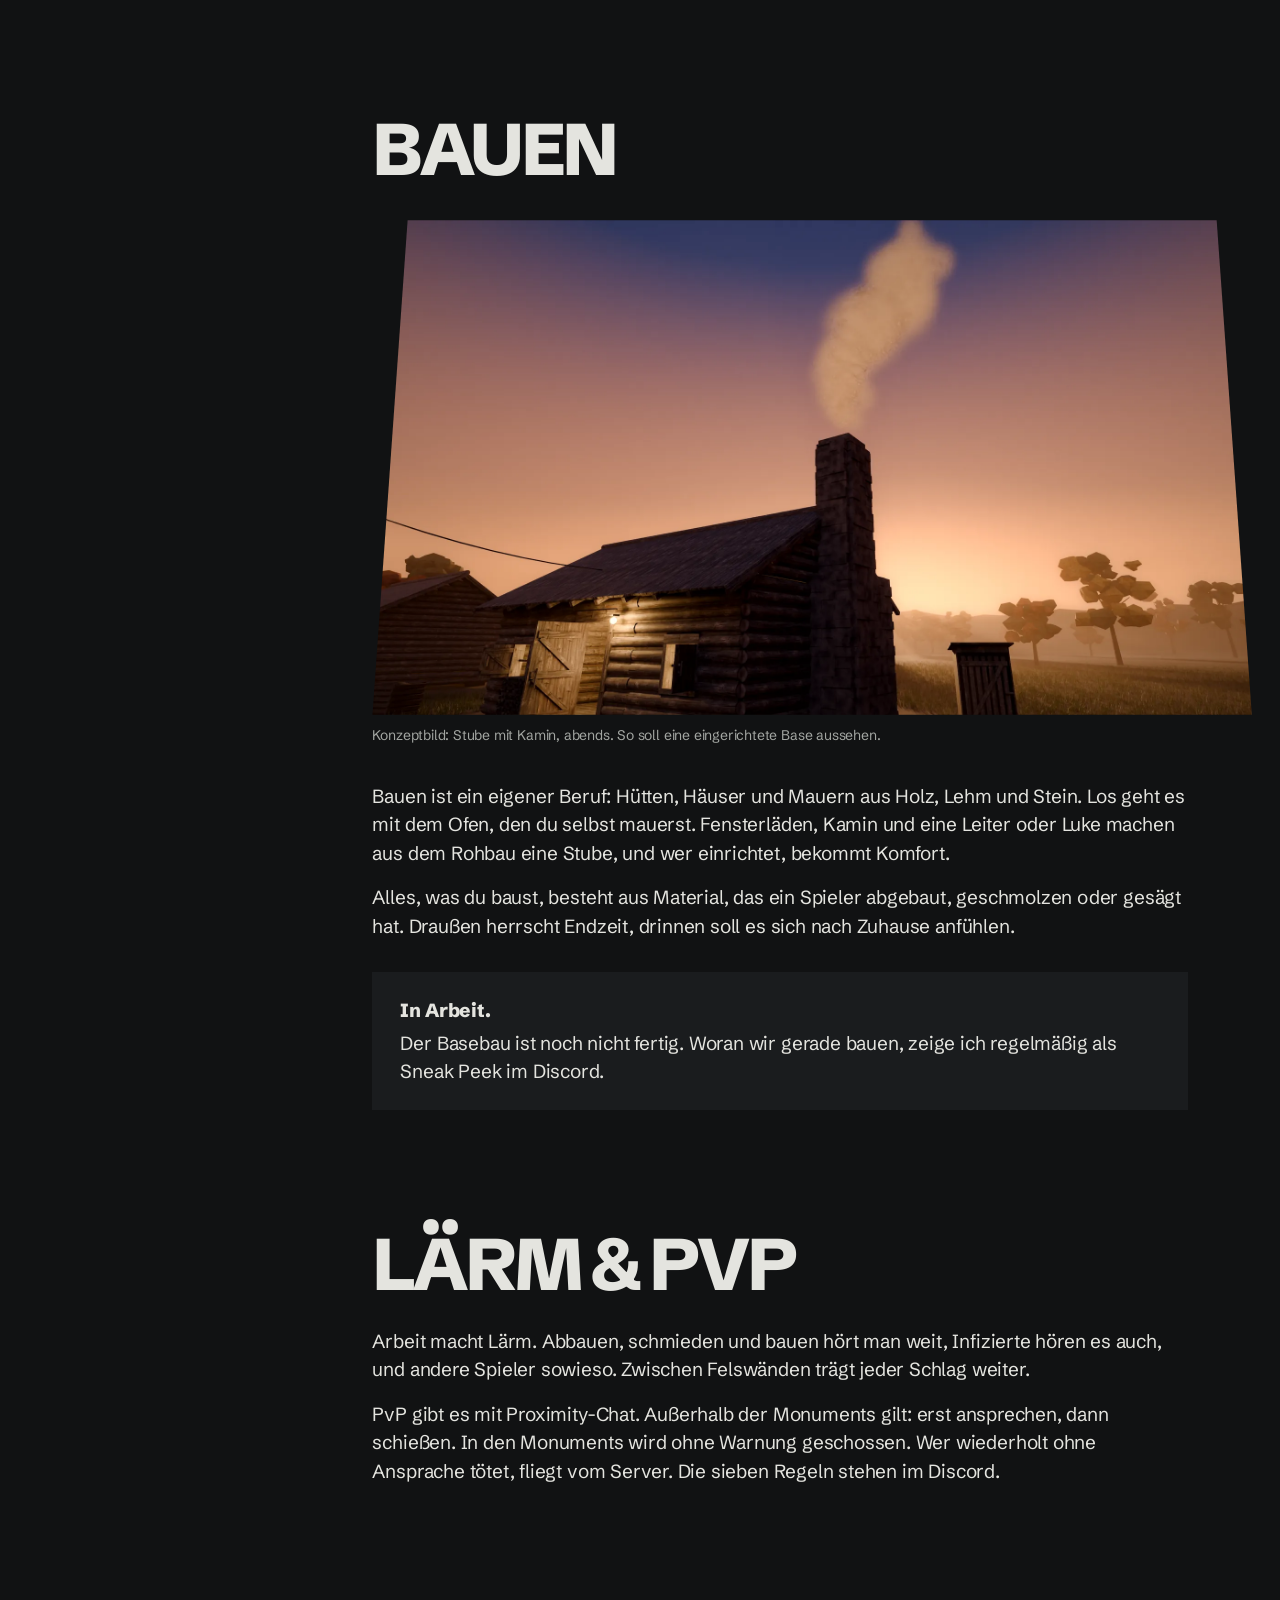
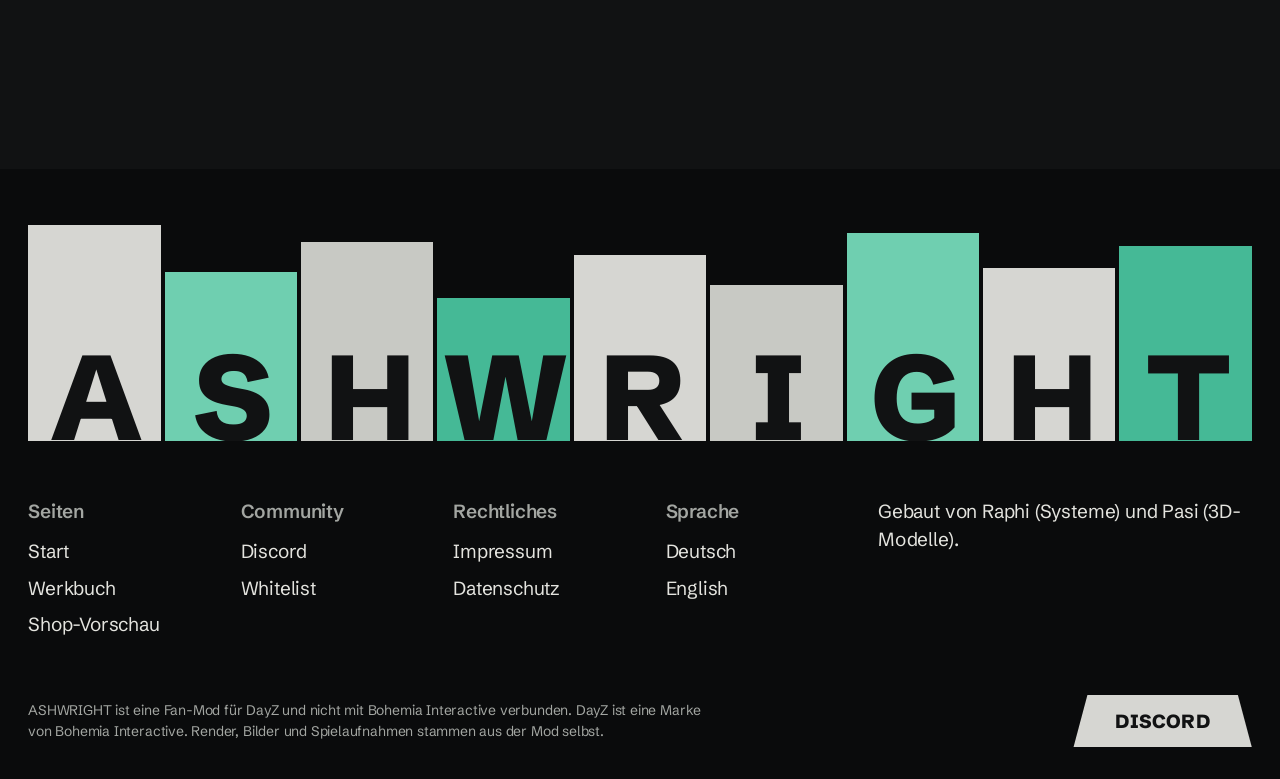
<file: werkbuch.html>
<!doctype html>
<html lang="de">
<head>
<meta charset="utf-8">
<meta name="viewport" content="width=device-width,initial-scale=1">
<title>Werkbuch – ASHWRIGHT</title>
<meta name="description" content="Wie ASHWRIGHT funktioniert: Erze, Ofen, Güteklassen, 14 Berufe, Handel, Bauen und PvP. Zum Nachlesen.">

<link rel="icon" type="image/png" href="favicon.png">
<link rel="canonical" href="https://ashwright.de/werkbuch.html">
<link rel="alternate" hreflang="en" href="https://ashwright.de/werkbuch-en.html">
<meta property="og:title" content="Werkbuch – ASHWRIGHT"><meta property="og:description" content="Wie ASHWRIGHT funktioniert: Erze, Ofen, Güteklassen, 14 Berufe, Handel, Bauen und PvP. Zum Nachlesen."><meta property="og:image" content="https://ashwright.de/media/hero-poster.webp"><meta property="og:type" content="website"><meta name="twitter:card" content="summary_large_image">
<link rel="preload" href="fonts/schibsted-grotesk-latin-800-normal.woff2" as="font" type="font/woff2" crossorigin>
<link rel="stylesheet" href="site.css?v=20261105a">
<link rel="stylesheet" href="sub3.css?v=20261105a">
<script>document.documentElement.classList.add('js')</script>

</head>
<body class="pg">
<a class="skip" href="#main">Zum Inhalt</a>
<header class="top"><div class="wrap">
  <nav class="l" aria-label="Hauptmenü"><a href="werkbuch.html" aria-current="page">Werkbuch</a><a href="shop.html">Shop</a></nav>
  <a class="mark" href="./">ASHWRIGHT</a>
  <nav class="r" aria-label="Sprache"><span class="lang"><a href="werkbuch.html" hreflang="de" lang="de" aria-current="true">DE</a><a href="werkbuch-en.html" hreflang="en" lang="en">EN</a></span><a href="https://discord.gg/mjJFGwnTns">Discord</a></nav>
</div></header>
<main id="main">

<div class="wrap">
<header class="page-head" style="border:0;padding-bottom:0"><h1>Das Werkbuch</h1><p>Wie ASHWRIGHT funktioniert, vom ersten Erzbrocken bis zum Meisterzeichen. Acht Kapitel, in der Reihenfolge, in der du sie im Spiel erlebst.</p></header>
<div class="book">
<aside class="toc" aria-label="Inhalt"><h2>Inhalt</h2><ol>
  <li><a href="#insel">Die Insel</a></li><li><a href="#erze">Erze &amp; Vorkommen</a></li><li><a href="#ofen">Ofen &amp; Schmelzen</a></li><li><a href="#guete">Güte</a></li><li><a href="#berufe">Berufe</a></li><li><a href="#handel">Handel</a></li><li><a href="#bauen">Bauen</a></li><li><a href="#pvp">Lärm &amp; PvP</a></li>
</ol></aside>
<div>

<article class="chapter" id="insel"><h2>Die Insel</h2>
<figure class="pic"><img src="media/shot-sturm.webp" width="1600" height="670" loading="lazy" alt="Sturm über dem Viadukt"><figcaption>Sturm über dem Viadukt. Aufnahme aus dem Spiel.</figcaption></figure>
<p>Antoria nach dem Zusammenbruch. Die Insel ist menschenleer: Der Hafen liegt verlassen da, auf der Küstenstraße stehen Infizierte, und nachts wird es richtig dunkel. Du startest an der Küste mit einer Notfalltasche, einer Stein-Hacke und einem Lagerfeuer.</p>
<p>In der Jacke steckt ein Merkblatt des Zivilschutzes. Es beginnt mit dem Satz: „Im Ernstfall versorgt sich die Insel selbst.“ Daran hältst du dich. Alles, was du brauchst, stellst du selbst her, vom Werkzeug über Kleidung und Waffen bis zum Haus.</p>
<div class="callout"><b>Draußen Endzeit, drinnen Stube.</b> Je gefährlicher die Nacht, desto mehr zählt ein Haus mit Fensterläden und Kamin. Wie das aussieht, steht im Kapitel Bauen.</div>
</article>

<article class="chapter" id="erze"><h2>Erze &amp; Vorkommen</h2>
<p>Kein Erz spawnt zufällig. Jedes Vorkommen liegt da, wo es geologisch hingehört, berechnet aus den echten Kartendaten: Gestein, Gelände, Wasser und Hang. Wer weiß, wonach er suchen muss, findet mehr.</p>
<p>Erz steht in Gruppen und wächst in Echtzeit nach. Baust du eine Gruppe ganz ab, zieht sie weiter. Abgebautes Erz zerfällt mit der Zeit, Horten lohnt sich also nicht.</p>
<figure class="pic"><img src="img/shatter.webp" width="1400" height="788" loading="lazy" alt="Ein Erzbrocken bricht unter der Hacke auseinander"><figcaption>Ein Brocken bricht unter der Hacke. Render aus den Mod-Modellen.</figcaption></figure>
<p>Am Stein erkennst du, was vor dir liegt: Kupfer ist grün angelaufen, Eisenerz rostrot gebändert. Manche Vorkommen siehst du vom Weg aus, andere findest du nur, wenn du suchst.</p>
<div class="callout"><b>Die Hacke entscheidet.</b> Mit der Stein-Hacke kommst du nur an weiches Gestein. Ist sie zu weich für das Erz, prallt sie ab. Für härteres Erz brauchst du eine bessere Hacke.</div>
</article>

<article class="chapter" id="ofen"><h2>Ofen &amp; Schmelzen</h2>
<p>Erz rein, Holzkohle drauf, und mit dem Blasebalg auf Temperatur bringen. Erst wenn der Ofen heiß genug ist, schmilzt das Erz. Die Holzkohle brennst du vorher selbst im Meiler. Den Lehmofen mauerst du selbst.</p>
<figure class="pic"><img src="img/furnace.webp" width="1600" height="900" loading="lazy" alt="Gemauerter Schmelzofen mit Flamme bei Nacht"><figcaption>Der Schmelzofen aus Lehm und Stein.</figcaption></figure>
<p>Kupfer und Zinn werden zu Bronze, und mit Bronze-Werkzeug kommst du an das Eisen. Eisen braucht mehr Hitze als Bronze. Danach geht es weiter, welche Stufen noch kommen, findest du im Spiel heraus.</p>
<div class="callout"><b>Rezepte findest du.</b> Ein Rezept taucht im Menü auf, sobald du eine passende Zutat aufgehoben hast. Am Anfang kennst du nur eine Handvoll.</div>
</article>

<article class="chapter" id="guete"><h2>Güte</h2>
<p>Jede Ader hat eine von fünf Güteklassen. Die steckt später im Barren und im Werkzeug. Seltene Funde merkst du sofort.</p>
<div class="scale" style="margin:24px 0"><ol class="rungs">
  <li>Unrein<small>häufig</small></li><li>Solide<small>&nbsp;</small></li><li>Rein<small>&nbsp;</small></li><li>Hochrein<small>&nbsp;</small></li><li>Makellos<small>selten</small></li>
</ol></div>
<p>Wie gut ein Werkzeug wird, hängt am Erz und an der Erfahrung dessen, der es herstellt. Da wird nichts ausgewürfelt. Deine Stufe sperrt dir kein Rezept: Mit wenig Erfahrung wird die Ware schlechter, herstellen kannst du sie trotzdem.</p>
<p>Als Meister schreibst du Meisterschriften, und deine Ware trägt dein Zeichen.</p>
</article>

<article class="chapter" id="berufe"><h2>Berufe</h2>
<p>Es gibt 14 Berufe in vier Gruppen. Jede Arbeit bringt Erfahrung in ihrem Beruf. Höhere Stufen machen dich schneller und heben die Qualität, die du erreichen kannst. Du kannst alles lernen, aber alles zu beherrschen kostet sehr viel Zeit.</p>
<figure class="pic"><img src="media/shot-schmiede.webp" width="1600" height="670" loading="lazy" alt="Schmiede in der Dämmerung"><figcaption>Schmiede in der Dämmerung. Aufnahme aus dem Spiel.</figcaption></figure>
<div class="rank">
  <div><small>ab Stufe 0</small><h3>Lehrling</h3><p>Du kannst alles herstellen, nur in einfacher Qualität.</p></div>
  <div><small>ab Stufe 100</small><h3>Geselle</h3><p>Ab hier schaffst du jede Qualität, die ein Rezept verlangt.</p></div>
  <div><small>ab Stufe 200</small><h3>Meister</h3><p>Makellose Stücke und Meisterschriften.</p></div>
</div>
<div class="cat-h" style="--c:var(--steel)">Rohstoffe</div>
<div class="jobs">
<div class="job" style="--c:var(--steel)"><h3>Bergbau</h3><p>Erz abbauen, mit mehr Ausbeute je Stufe.</p></div>
<div class="job" style="--c:var(--steel)"><h3>Prospektion</h3><p>Vorkommen finden und einschätzen.</p></div>
<div class="job" style="--c:var(--steel)"><h3>Forst &amp; Harz</h3><p>Bäume fällen, Holz spalten, Harz sammeln.</p></div>
<div class="job" style="--c:var(--steel)"><h3>Jagd &amp; Gerben</h3><p>Fell, Leder, Sehnen und Fleisch.</p></div>
</div>
<div class="cat-h" style="--c:var(--ember)">Veredeln</div>
<div class="jobs">
<div class="job" style="--c:var(--ember)"><h3>Hüttenwesen</h3><p>Erz im Ofen zu Barren schmelzen.</p></div>
<div class="job" style="--c:var(--ember)"><h3>Keramik &amp; Glas</h3><p>Tiegel, Gussformen, Ziegel.</p></div>
<div class="job" style="--c:var(--ember)"><h3>Labor</h3><p>Schwefel, Salpeter und andere Grundstoffe.</p></div>
<div class="job" style="--c:var(--ember)"><h3>Landwirtschaft</h3><p>Beete anlegen, ernten, Vorräte anlegen.</p></div>
<div class="job" style="--c:var(--ember)"><h3>Münzer</h3><p>Prägt die Münzen, mit denen gehandelt wird.</p></div>
</div>
<div class="cat-h" style="--c:var(--patina)">Herstellen</div>
<div class="jobs">
<div class="job" style="--c:var(--patina)"><h3>Schmieden</h3><p>Werkzeug am Amboss, per Minispiel.</p></div>
<div class="job" style="--c:var(--patina)"><h3>Büchsenmacher</h3><p>Waffen aus Einzelteilen.</p></div>
<div class="job" style="--c:var(--patina)"><h3>Mechanik</h3><p>Motoren und Fahrzeuge.</p></div>
<div class="job" style="--c:var(--patina)"><h3>Bauen</h3><p>Hütten, Häuser, Mauern.</p></div>
</div>
<div class="cat-h" style="--c:var(--glow)">Draußen</div>
<div class="jobs">
<div class="job" style="--c:var(--glow)"><h3>Überleben</h3><p>Feuer machen, Behelfswerkzeug, die ersten Tage.</p></div>
</div>
<p>Dazu kommen Fertigkeiten, die durch Übung besser werden: Kondition, Schleichen, Fernkampf, Nahkampf und Erste Hilfe.</p>
</article>

<article class="chapter" id="handel"><h2>Handel</h2>
<figure class="pic"><img src="media/base-d.webp" width="1920" height="1080" loading="lazy" alt="Konzeptbild: Werkstatt mit Fuhrwerk"><figcaption>Konzeptbild: Werkstatt mit Fuhrwerk.</figcaption></figure>
<p>Alles, was es gibt, hat ein Spieler hergestellt. Deshalb braucht irgendwann jeder jemand anderen: Wer in einem Beruf gut ist, handelt mit den anderen. Die ersten Tage laufen über Tausch, das Geld kommt später dazu.</p>
<p>Die Münzer prägen die Münzen, mit denen gehandelt wird. Wer lieber allein spielt, spielt jede Kette selbst durch, und Handel spart ihm Zeit.</p>
</article>

<article class="chapter" id="bauen"><h2>Bauen</h2>
<figure class="pic"><img src="media/base-b.webp" width="1920" height="1080" loading="lazy" alt="Konzeptbild: Stube mit Kamin, abends"><figcaption>Konzeptbild: Stube mit Kamin, abends. So soll eine eingerichtete Base aussehen.</figcaption></figure>
<p>Bauen ist ein eigener Beruf: Hütten, Häuser und Mauern aus Holz, Lehm und Stein. Los geht es mit dem Ofen, den du selbst mauerst. Fensterläden, Kamin und eine Leiter oder Luke machen aus dem Rohbau eine Stube, und wer einrichtet, bekommt Komfort.</p>
<p>Alles, was du baust, besteht aus Material, das ein Spieler abgebaut, geschmolzen oder gesägt hat. Draußen herrscht Endzeit, drinnen soll es sich nach Zuhause anfühlen.</p>
<div class="callout"><b>In Arbeit.</b> Der Basebau ist noch nicht fertig. Woran wir gerade bauen, zeige ich regelmäßig als Sneak Peek im Discord.</div>
</article>

<article class="chapter" id="pvp"><h2>Lärm &amp; PvP</h2>
<p>Arbeit macht Lärm. Abbauen, schmieden und bauen hört man weit, Infizierte hören es auch, und andere Spieler sowieso. Zwischen Felswänden trägt jeder Schlag weiter.</p>
<p>PvP gibt es mit Proximity-Chat. Außerhalb der Monuments gilt: erst ansprechen, dann schießen. In den Monuments wird ohne Warnung geschossen. Wer wiederholt ohne Ansprache tötet, fliegt vom Server. Die sieben Regeln stehen im Discord.</p>
</article>

</div></div></div>

</main>
<footer class="foot"><div class="wrap">
  <div class="blocks" role="img" aria-label="ASHWRIGHT"><span style="--h:100%;--c:var(--light)">A</span><span style="--h:78%;--c:var(--p5)">S</span><span style="--h:92%;--c:var(--light-2)">H</span><span style="--h:66%;--c:var(--acc)">W</span><span style="--h:86%;--c:var(--light)">R</span><span style="--h:72%;--c:var(--light-2)">I</span><span style="--h:96%;--c:var(--p5)">G</span><span style="--h:80%;--c:var(--light)">H</span><span style="--h:90%;--c:var(--acc)">T</span></div>
  <div class="cols">
    <nav aria-label="Seiten"><h2>Seiten</h2><a href="./">Start</a><a href="werkbuch.html">Werkbuch</a><a href="shop.html">Shop-Vorschau</a></nav>
    <nav aria-label="Community"><h2>Community</h2><a href="https://discord.gg/mjJFGwnTns">Discord</a><a href="./#whitelist">Whitelist</a></nav>
    <nav aria-label="Rechtliches"><h2>Rechtliches</h2><a href="impressum.html">Impressum</a><a href="datenschutz.html">Datenschutz</a></nav>
    <nav aria-label="Sprache"><h2>Sprache</h2><a href="werkbuch.html" hreflang="de" lang="de">Deutsch</a><a href="werkbuch-en.html" hreflang="en" lang="en">English</a></nav>
    <div class="who"><p>Gebaut von Raphi (Systeme) und Pasi (3D-Modelle).</p></div>
  </div>
  <div class="last"><p class="fine">ASHWRIGHT ist eine Fan-Mod für DayZ und nicht mit Bohemia Interactive verbunden. DayZ ist eine Marke von Bohemia Interactive. Render, Bilder und Spielaufnahmen stammen aus der Mod selbst.</p><a class="btn light" href="https://discord.gg/mjJFGwnTns">Discord</a></div>
</div></footer>
<script>
(function(){[].forEach.call(document.querySelectorAll('.page-head h1, .page-head p, .page-head figure, .chapter > *, .price-list li, .fair, ol.chain li, .legal > *, .rank > div, .jobs .job'),function(el,i){el.classList.add('rv');el.style.setProperty('--d',i%4)});
var rv=[].slice.call(document.querySelectorAll('.rv')),tick=false;
function check(){tick=false;var lim=innerHeight*0.92;rv=rv.filter(function(el){if(el.getBoundingClientRect().top<lim){el.classList.add('in');return false}return true})}
function onS(){if(!tick){tick=true;requestAnimationFrame(check)}}
addEventListener('scroll',onS,{passive:true});addEventListener('resize',onS);check();
var toc=document.querySelectorAll('.toc a');if(toc.length){var map={};toc.forEach(function(a){map[a.getAttribute('href').slice(1)]=a});
var so=new IntersectionObserver(function(en){en.forEach(function(x){if(x.isIntersecting){toc.forEach(function(a){a.classList.remove('on')});var a=map[x.target.id];if(a)a.classList.add('on')}})},{rootMargin:'-20% 0px -70% 0px'});
document.querySelectorAll('.chapter').forEach(function(c){so.observe(c)})}})();
</script>
</body>
</html>
</file>
<file: site.css>
/* ASHWRIGHT – Seite v3.1 (taste-skill, Richtung „One motif“, dunkle Gaming-Fassung).
   Das eine Motiv: der Querschnitt eines Barrens, ein Trapez. Es ist Reiter, Bildmaske,
   Knopf-Oberkante, Aufzählungszeichen und Gütestufe. Sonst nur Fläche, Schrift und Spielbilder. */

@font-face { font-family: "Schibsted Grotesk"; font-weight: 400; font-display: swap; src: url(fonts/schibsted-grotesk-latin-400-normal.woff2) format("woff2"); }
@font-face { font-family: "Schibsted Grotesk"; font-weight: 600; font-display: swap; src: url(fonts/schibsted-grotesk-latin-600-normal.woff2) format("woff2"); }
@font-face { font-family: "Schibsted Grotesk"; font-weight: 800; font-display: swap; src: url(fonts/schibsted-grotesk-latin-800-normal.woff2) format("woff2"); }

:root {
  /* Farben aus dem Spiel: Ruß als Grund, Asche als Schrift, Patina (Grünspan auf Bronze) als Akzent */
  --bg: #111213;
  --s1: #1a1c1e;
  --s2: #232629;
  --s3: #2e3236;
  --ink: #e4e4df;
  --mute: #a3a6a2;
  --light: #d6d6d2;
  --light-2: #c8c9c4;
  --dark: #111213;
  --mute-on-light: #44474b;
  --acc: #45b996;
  --acc-2: #6fcfb0;
  --acc-ink: #0c1512;
  --p1: #0f2e27; --p2: #164338; --p3: #1d5e50; --p4: #34957b; --p5: #6fcfb0;

  --step-small: clamp(0.8125rem, 0.79rem + 0.1vw, 0.875rem);
  --step-body: clamp(1.0625rem, 1rem + 0.25vw, 1.1875rem);
  --step-sub: clamp(1.5rem, 1.05rem + 1.45vw, 2.25rem);
  --step-head: clamp(2.5rem, 1.2rem + 4.2vw, 5.25rem);
  --step-display: clamp(4.25rem, 0.8rem + 11.4vw, 12.5rem);

  --m: clamp(16px, 2.2vw, 32px);
  --gut: clamp(16px, 2vw, 28px);
  --gap: clamp(120px, 14vw, 200px);
  --ch: 14px;                           /* Schräge des Trapezes bei Knöpfen und Reitern */
  --ease-out: cubic-bezier(.2, .7, .2, 1);
}

*, *::before, *::after { box-sizing: border-box; }
html { -webkit-text-size-adjust: 100%; scroll-behavior: smooth; scroll-padding-top: 24px; background: var(--bg); }
@media (prefers-reduced-motion: reduce) { html { scroll-behavior: auto; } }
body { margin: 0; background: var(--bg); color: var(--ink); font: 400 var(--step-body)/1.5 "Schibsted Grotesk", system-ui, sans-serif; letter-spacing: -0.01em; }
img, video { display: block; max-width: 100%; height: auto; }
a { color: inherit; }
h1, h2, h3, p, ul, ol, figure, blockquote { margin: 0; }
ul, ol { padding: 0; list-style: none; }
::selection { background: var(--acc); color: var(--acc-ink); }
:focus-visible { outline: 3px solid var(--acc); outline-offset: 3px; }
.on-light :focus-visible { outline-color: var(--p3); }
.skip { position: absolute; left: var(--m); top: -60px; z-index: 50; background: var(--light); color: var(--dark); padding: 10px 16px; font-weight: 600; }
.skip:focus { top: 12px; }

.wrap { width: min(100% - 2 * var(--m), 1600px); margin-inline: auto; }
.grid { display: grid; grid-template-columns: repeat(12, minmax(0, 1fr)); column-gap: var(--gut); }
.h { font-weight: 800; text-transform: uppercase; letter-spacing: -0.03em; line-height: 0.94; padding-top: 0.06em; }
h2.h { font-size: var(--step-head); text-wrap: balance; }

/* Knopf: flach, eine Farbe, oben die Schräge des Barrens */
.btn { display: inline-flex; align-items: center; justify-content: center; min-height: 56px; padding: 12px calc(28px + var(--ch)); background: var(--acc); color: var(--acc-ink);
  font-weight: 800; text-transform: uppercase; letter-spacing: 0.01em; text-decoration: none; clip-path: polygon(var(--ch) 0, calc(100% - var(--ch)) 0, 100% 100%, 0 100%);
  transition: transform 180ms var(--ease-out), background-color 180ms; }
.btn:hover { background: var(--acc-2); transform: translateY(-3px); }
.btn:active { transform: translateY(1px); }
.btn.light { background: var(--light); color: var(--dark); }
.btn.light:hover { background: #fff; }
.btn.dark { background: var(--dark); color: var(--ink); }
.btn.dark:hover { background: var(--s3); }

/* ---------- Kopf ---------- */
.top { position: absolute; inset: 0 0 auto; z-index: 5; color: var(--ink); }
.top .wrap { display: grid; grid-template-columns: 1fr auto 1fr; align-items: center; min-height: 72px; gap: 16px; }
.top nav { display: flex; gap: clamp(14px, 2vw, 28px); align-items: center; }
.top nav.r { justify-content: flex-end; }
.top a { text-decoration: none; font-weight: 600; }
.top nav a:hover, .top nav a[aria-current="page"] { text-decoration: underline; text-underline-offset: 6px; text-decoration-thickness: 2px; text-decoration-color: var(--acc); }
.mark { font-weight: 800; letter-spacing: -0.02em; font-size: var(--step-body); }
.lang { display: flex; gap: 10px; }
.lang a[aria-current] { text-decoration: underline; text-underline-offset: 6px; text-decoration-thickness: 2px; text-decoration-color: var(--acc); }
.lang a:not([aria-current]) { color: var(--mute); }

/* ---------- Hero: Vollbild-Video, Name, Reiter am unteren Rand ---------- */
.hero { position: relative; min-height: 100svh; display: flex; flex-direction: column; justify-content: flex-end; overflow: hidden; background: var(--s1); }
.hero .media, .hero .media img, .hero .media video { position: absolute; inset: 0; width: 100%; height: 100%; object-fit: cover; }
/* neutrale Abdunklung unter der Schrift (die eine erlaubte Ausnahme) */
.hero .scrim { position: absolute; inset: 0; background: linear-gradient(180deg, rgba(10,11,12,.55) 0%, rgba(10,11,12,0) 22%, rgba(10,11,12,0) 42%, rgba(10,11,12,.86) 100%); } /* taste-skill-ignore */
.hero-in { position: relative; padding-bottom: calc(var(--tab, 52px) + clamp(40px, 6vh, 72px)); display: grid; grid-template-columns: minmax(0, 1fr) auto; gap: 24px 40px; align-items: end; }
.hero h1 { grid-column: 1 / -1; font-size: var(--step-display); line-height: 0.9; letter-spacing: -0.035em; margin-left: -0.04em; padding-bottom: 0.02em; }
.hero-in p.lead { max-width: 44ch; font-size: max(1.125rem, var(--step-body)); }
.hero .cta { display: flex; flex-wrap: wrap; gap: 12px; justify-content: flex-end; }
.hero .vcap { position: absolute; right: var(--m); top: 84px; font-size: var(--step-small); color: var(--ink); }
.tabs-row { position: absolute; left: 0; right: 0; bottom: 0; display: flex; gap: 6px; padding-inline: var(--m); --tab: 52px; }
.tab { display: flex; align-items: center; height: var(--tab); padding: 0 calc(24px + var(--ch)); background: var(--bg); color: var(--ink); font-weight: 800; text-transform: uppercase; letter-spacing: 0.01em;
  text-decoration: none; white-space: nowrap; clip-path: polygon(var(--ch) 0, calc(100% - var(--ch)) 0, 100% 100%, 0 100%); transition: transform 200ms var(--ease-out), background-color 200ms; transform: translateY(8px); }
.tab:hover, .tab:focus-visible { transform: translateY(0); background: var(--s2); }
.tab.go { margin-left: auto; background: var(--acc); color: var(--acc-ink); }
.tab.go:hover { background: var(--acc-2); }
@media (prefers-reduced-motion: no-preference) {
  .js .hero-in > * { animation: rise 760ms var(--ease-out) both; animation-delay: calc(var(--d, 0) * 90ms); }
  .js .tab { animation: tabin 700ms var(--ease-out) both; animation-delay: calc(300ms + var(--i) * 80ms); }
  @keyframes rise { from { transform: translateY(40px); opacity: 0; } to { transform: none; opacity: 1; } }
  @keyframes tabin { from { transform: translateY(100%); } to { transform: translateY(8px); } }
}

/* ---------- Aussage mit Bildern in der Zeile ---------- */
.statement { padding: clamp(96px, 18vh, 200px) 0; }
.statement p { width: min(100%, 66%); margin-inline: auto; text-align: center; font-size: var(--step-sub); font-weight: 600; letter-spacing: -0.03em; line-height: 1.22; text-wrap: balance; }
.inl { display: inline-block; width: 1.3em; height: 0.85em; vertical-align: -0.1em; margin: 0 0.12em; background: var(--s3); overflow: hidden;
  clip-path: polygon(0.18em 0, calc(100% - 0.18em) 0, 100% 100%, 0 100%); }
.inl img { width: 100%; height: 100%; object-fit: cover; }
.inl.cut img { object-fit: contain; padding: 0.06em 0.1em 0; }

/* ---------- Insel: Vollbild-Öffner + Liste mit Vorschau ---------- */
.isle-open { position: relative; min-height: 86svh; display: flex; align-items: flex-end; overflow: hidden; }
.isle-open > img { position: absolute; inset: 0; width: 100%; height: 100%; object-fit: cover; }
.isle-open .scrim { position: absolute; inset: 0; background: linear-gradient(180deg, rgba(10,11,12,0) 35%, rgba(10,11,12,.9) 100%); } /* taste-skill-ignore */
.isle-open .wrap { position: relative; padding-bottom: 56px; display: grid; grid-template-columns: minmax(0, 7fr) minmax(0, 5fr); gap: 24px var(--gut); align-items: end; }
.isle-open blockquote { font-size: var(--step-sub); font-weight: 600; letter-spacing: -0.03em; line-height: 1.15; }
.isle-open .cap { position: absolute; right: var(--m); top: 24px; font-size: var(--step-small); }
@media (prefers-reduced-motion: no-preference) { .isle-open > img { animation: drift 14s ease-out both; } }
.isle { padding: 72px 0 var(--gap); }
.isle .two { margin-bottom: 56px; }
.isle .two p { grid-column: span 6; max-width: 58ch; }
.finds { display: flex; gap: 8px; overflow-x: auto; scroll-snap-type: x mandatory; padding-bottom: 16px; scrollbar-color: var(--s3) transparent; }
.finds figure { flex: 0 0 clamp(240px, 24vw, 360px); scroll-snap-align: start; }
.finds .fm { position: relative; aspect-ratio: 4 / 5; overflow: hidden; clip-path: polygon(6% 0, 94% 0, 100% 100%, 0 100%); background: var(--s1); }
.finds .fm > * { position: absolute; inset: 0; }
.finds figcaption { margin-top: 10px; font-size: var(--step-small); color: var(--mute); }
.finds .fm img, .finds .fm video { transition: transform 600ms var(--ease-out); }
.finds figure:hover .fm img, .finds figure:hover .fm video { transform: scale(1.04); }
.index { position: relative; display: grid; grid-template-columns: minmax(0, 7fr) minmax(0, 5fr); gap: var(--gut); align-items: start; }
.index ul { display: grid; }
.index li button { display: grid; grid-template-columns: minmax(0, 1fr) auto; gap: 6px 20px; align-items: baseline; width: 100%; padding: 18px 0; border: 0; background: none; color: inherit; font: inherit; text-align: left; cursor: pointer; transition: opacity 240ms, transform 240ms var(--ease-out); }
.index li .t { font-size: var(--step-sub); font-weight: 800; text-transform: uppercase; letter-spacing: -0.02em; line-height: 1.05; transition: color 240ms; }
.index li .d { grid-column: 1 / -1; max-width: 60ch; color: var(--mute); }
.index li button.on .d { color: var(--ink); }
.k, .stt { display: inline-flex; align-items: center; gap: 8px; font-size: var(--step-body); white-space: nowrap; color: var(--mute); }
.k::before, .stt::before { content: ""; width: 20px; height: 10px; background: currentColor; clip-path: polygon(3px 0, calc(100% - 3px) 0, 100% 100%, 0 100%); }
.st-test { color: var(--acc); } .st-start { color: var(--light); } .st-later { color: var(--mute); }
.index ul:has(button:hover, button:focus-visible) button:not(:hover, :focus-visible) { opacity: 0.4; }
.index li button:hover { transform: translateX(10px); }
.index li button.on .t { color: var(--acc); }
.frame { position: sticky; top: 24px; }
.frame .fr { position: relative; aspect-ratio: 4 / 3; clip-path: polygon(7% 0, 93% 0, 100% 100%, 0 100%); background: var(--s2); cursor: pointer; }
.frame .fr > * { position: absolute; inset: 0; opacity: 0; transition: opacity 600ms ease; }
.frame .fr > .on { opacity: 1; }
.frame .fr img, .frame .fr video, .plate .sq img, .plate .sq video, .finds .fm img, .finds .fm video { width: 100%; height: 100%; object-fit: cover; }
.frame .fr > .cut, .finds .fm.cut { background: var(--s2); }
.frame .fr > .cut img, .finds .fm.cut img { object-fit: contain; padding: 8% 12% 4%; }
.frame p { margin-top: 14px; font-size: var(--step-small); color: var(--mute); }
@media (prefers-reduced-motion: no-preference) { .frame .fr > .on img { animation: drift 9s ease-out both; } @keyframes drift { from { transform: scale(1.06); } to { transform: none; } } }

/* ---------- Handwerk: Kette als Akkordeon ---------- */
.sec { padding-bottom: var(--gap); }
.intro2 { align-items: start; margin-bottom: 64px; }
.intro2 > h2 { grid-column: 1 / span 6; }
.intro2 > .col { grid-column: 7 / span 6; display: grid; gap: 32px; }
.acc { display: flex; height: 560px; }
.stage { position: relative; flex: 1 1 0; min-width: 0; background: var(--c); color: var(--t); transition: flex-grow 450ms var(--ease-out); overflow: hidden; }
.stage:has(input:checked) { flex-grow: 7.5; }
.stage input { position: absolute; opacity: 0; pointer-events: none; }
.stage label { position: absolute; inset: 0; cursor: pointer; }
.stage .nm { position: absolute; left: 22px; bottom: 22px; transform: rotate(-90deg); transform-origin: left bottom; translate: 1.1em 0; white-space: nowrap; font-size: var(--step-sub); font-weight: 800; text-transform: uppercase; letter-spacing: -0.02em; }
.stage:has(input:checked) .nm { opacity: 0; }
.stage:has(input:focus-visible) { outline: 3px solid var(--acc-2); outline-offset: -6px; }
.stage .body { position: absolute; inset: 0; display: grid; grid-template-columns: minmax(0, 1fr) minmax(0, 1fr); gap: 32px; padding: 32px; opacity: 0; visibility: hidden; transition: opacity 300ms; }
.stage:has(input:checked) .body { opacity: 1; visibility: visible; transition-delay: 200ms; }
.stage .body > div { display: flex; flex-direction: column; justify-content: space-between; min-width: 0; }
.stage h3 { font-size: var(--step-head); font-weight: 800; text-transform: uppercase; letter-spacing: -0.03em; line-height: 0.9; }
.stage p { max-width: 36ch; }
.stage .ph { align-self: stretch; min-height: 0; clip-path: polygon(8% 0, 92% 0, 100% 100%, 0 100%); background: var(--s1); }
.stage .ph img { width: 100%; height: 100%; object-fit: cover; }
.stage .ph.cut { background: transparent; clip-path: none; }
.stage .ph.cut img { object-fit: contain; padding: 4% 6%; }
.stage .body > div > div { display: grid; gap: 14px; }
.stage .stt { color: inherit; opacity: 0.9; }

/* Güte-Wähler (das eine, was man auf der Seite ausprobiert) */
.grade { background: var(--s1); padding: 24px; }
.grade fieldset { border: 0; margin: 0; padding: 0; }
.grade legend { font-weight: 600; padding: 0; margin-bottom: 14px; }
.grade .opts { display: flex; flex-wrap: wrap; gap: 8px; }
.grade .opts label { position: relative; cursor: pointer; }
.grade .opts input { position: absolute; opacity: 0; }
.grade .opts span { display: block; padding: 9px calc(14px + 8px); background: var(--s3); font-weight: 600; clip-path: polygon(8px 0, calc(100% - 8px) 0, 100% 100%, 0 100%); transition: background-color 160ms, transform 160ms var(--ease-out); }
.grade .opts label:hover span { transform: translateY(-2px); }
.grade .opts input:checked + span { background: var(--acc); color: var(--acc-ink); }
.grade .opts input:focus-visible + span { outline: 3px solid var(--acc-2); outline-offset: 2px; }
.grade .outs { margin-top: 22px; }
.grade .out { display: none; grid-template-columns: 120px minmax(0, 1fr); gap: 20px; align-items: center; }
.grade:has(#g1:checked) .o1, .grade:has(#g2:checked) .o2, .grade:has(#g3:checked) .o3, .grade:has(#g4:checked) .o4, .grade:has(#g5:checked) .o5 { display: grid; }
.grade .out img { width: 120px; height: auto; }
.grade .out b { display: block; font-size: var(--step-sub); text-transform: uppercase; letter-spacing: -0.02em; line-height: 1.1; }
.pips { display: flex; gap: 4px; margin: 8px 0; }
.pips i { width: 26px; height: 12px; background: var(--s3); clip-path: polygon(4px 0, calc(100% - 4px) 0, 100% 100%, 0 100%); }
.pips i.f { background: var(--acc); }
@media (prefers-reduced-motion: no-preference) { .grade .out { animation: fadein 260ms ease both; } @keyframes fadein { from { opacity: 0; } } }
@supports not selector(:has(*)) { .grade .out { display: grid; margin-bottom: 14px; } .grade .opts { display: none; } }

/* ---------- Bauen: quadratische Tafel, wenig Text ---------- */
.field { background: var(--s1); }
.plate { display: grid; grid-template-columns: 1fr 1fr; min-height: 88svh; }
.plate .pic { padding: 40px; display: flex; flex-direction: column; justify-content: center; }
.plate .sq { position: relative; aspect-ratio: 1; clip-path: polygon(7% 0, 93% 0, 100% 100%, 0 100%); background: var(--s2); }
.plate .sq > * { position: absolute; inset: 0; opacity: 0; transition: opacity 500ms; }
.plate .cap { margin-top: 12px; font-size: var(--step-small); color: var(--mute); }
.plate .cap span { display: none; }
.plate .txt { padding: 40px 40px 40px 0; display: flex; flex-direction: column; justify-content: space-between; gap: 48px; }
.plate .tabs { display: flex; gap: 28px; }
.plate .tabs input { position: absolute; opacity: 0; }
.plate .tabs label { cursor: pointer; font-weight: 800; text-transform: uppercase; color: var(--mute); padding-bottom: 4px; transition: color 160ms; }
.plate .tabs label:hover { color: var(--ink); }
.plate .tabs input:checked + label { color: var(--ink); text-decoration: underline; text-underline-offset: 8px; text-decoration-thickness: 3px; text-decoration-color: var(--acc); }
.plate .tabs input:focus-visible + label { outline: 3px solid var(--acc); outline-offset: 4px; }
.plate:has(#b1:checked) .sq .i1, .plate:has(#b2:checked) .sq .i2, .plate:has(#b3:checked) .sq .i3, .plate:has(#b4:checked) .sq .i4 { opacity: 1; }
.plate:has(#b1:checked) .cap .c1, .plate:has(#b2:checked) .cap .c2, .plate:has(#b3:checked) .cap .c3, .plate:has(#b4:checked) .cap .c4 { display: inline; }
@supports not selector(:has(*)) { .plate .sq .i1 { opacity: 1; } .plate .cap .c1 { display: inline; } }
.plate h2 { margin-bottom: 48px; }
.plate .txt p { max-width: 34ch; }
.plate .txt p + p { margin-top: 16px; color: var(--mute); }
.cells { display: grid; grid-template-columns: 1fr 1fr; gap: 8px; }
.cells a { display: flex; align-items: center; min-height: 72px; padding: 0 24px; font-weight: 800; text-transform: uppercase; text-decoration: none; transition: transform 180ms var(--ease-out), background-color 180ms; }
.cells a:hover { transform: translateY(-3px); }
.cells .c-a { background: var(--light); color: var(--dark); }
.cells .c-a:hover { background: #fff; }
.cells .c-b { background: var(--s3); color: var(--ink); }
.cells .c-b:hover { background: #3a3f44; }

/* ---------- Berufe: zweispaltige Liste, Barren als Aufzählungszeichen ---------- */
#berufe { padding-top: var(--gap); padding-bottom: var(--gap); }
.jobs-top { align-items: end; }
.jobs-top h2 { grid-column: 1 / span 6; }
.jobs-top p { grid-column: 7 / span 5; }
.cat { margin-top: 96px; }
.cat-h { display: flex; justify-content: space-between; align-items: baseline; gap: 16px; margin-bottom: 40px; }
.cat-h h3 { font-size: var(--step-sub); font-weight: 800; text-transform: uppercase; letter-spacing: -0.02em; }
.cat-h span { color: var(--mute); }
.cat ul { display: grid; grid-template-columns: 1fr 1fr; gap: 36px 64px; }
.cat li { display: grid; grid-template-columns: 34px minmax(0, 1fr); gap: 0 18px; align-items: start; }
.cat li::before { content: ""; width: 34px; height: 15px; margin-top: 0.3em; background: var(--acc); clip-path: polygon(5px 0, calc(100% - 5px) 0, 100% 100%, 0 100%); }
.cat li b { display: block; font-weight: 600; }
.cat li p { max-width: 44ch; }
.groups { display: grid; grid-template-columns: repeat(4, minmax(0, 1fr)); gap: 40px var(--gut); margin-top: 72px; }
.grp h3 { font-size: var(--step-sub); font-weight: 800; text-transform: uppercase; letter-spacing: -0.02em; margin-bottom: 20px; }
.grp ul { display: grid; gap: 10px; }
.grp li { display: grid; grid-template-columns: 30px minmax(0, 1fr); gap: 0 14px; }
.grp li::before { content: ""; width: 30px; height: 13px; margin-top: 0.35em; background: var(--acc); clip-path: polygon(4px 0, calc(100% - 4px) 0, 100% 100%, 0 100%); }
.jobs-cta { margin-top: 72px; }

/* ---------- Was drin ist ---------- */
.road .lists { row-gap: 48px; }
.road .now { grid-column: 1 / span 7; background: var(--s1); padding: clamp(24px, 3vw, 40px); }
.road .later { grid-column: 8 / span 5; padding: clamp(24px, 3vw, 40px) 0; }
.road h3 { font-size: var(--step-sub); font-weight: 800; text-transform: uppercase; letter-spacing: -0.02em; margin-bottom: 24px; }
.road ul { display: grid; gap: 14px; }
.road li { display: grid; grid-template-columns: 30px minmax(0, 1fr); gap: 0 14px; }
.road li::before { content: ""; width: 30px; height: 13px; margin-top: 0.35em; background: var(--acc); clip-path: polygon(4px 0, calc(100% - 4px) 0, 100% 100%, 0 100%); }
.road .later li { color: var(--mute); }
.road .later li::before { background: var(--s3); }

/* ---------- Whitelist: Aktions-Kachel auf einem Spielbild ---------- */
.wl { position: relative; padding: clamp(96px, 12vw, 180px) 0; overflow: hidden; }
.wl > img { position: absolute; inset: 0; width: 100%; height: 100%; object-fit: cover; }
.wl .t-main { position: relative; width: min(100%, 760px); background: var(--acc); color: var(--acc-ink); padding: clamp(28px, 4vw, 48px); display: flex; flex-direction: column; gap: 20px; }
.wl .t-main p { max-width: 58ch; }
.wl .t-main .btn { align-self: flex-start; margin-top: 8px; }
.wl .cap { position: absolute; right: var(--m); top: 16px; font-size: var(--step-small); }

/* ---------- Unterstützen: zwei Felder ---------- */
.plans { display: grid; grid-template-columns: minmax(0, 5fr) minmax(0, 7fr); }
.plan { min-height: 76svh; padding: 40px; display: flex; flex-direction: column; gap: 24px; }
.plan.a { background: var(--s2); }
.plan.b { background: var(--light); color: var(--dark); }
.plan h2 { font-size: var(--step-head); }
@media (min-width: 961px) { .plan.a h2 { font-size: min(var(--step-head), 4.4vw); } }
.plan .who { font-size: var(--step-sub); font-weight: 600; letter-spacing: -0.03em; line-height: 1.12; max-width: 22ch; }
.plan .inc { max-width: 52ch; }
.plan .foot2 { margin-top: auto; display: flex; flex-wrap: wrap; justify-content: space-between; align-items: flex-end; gap: 20px; }
.plan .price { font-size: var(--step-display); font-weight: 800; letter-spacing: -0.045em; line-height: 0.8; }
.plan .price.soon { font-size: var(--step-head); text-transform: uppercase; margin-bottom: 12px; }
.plan .rules { font-size: var(--step-small); color: var(--mute); }

/* ---------- Fragen ---------- */
.faq { padding-top: var(--gap); align-items: start; }
.faq h2 { grid-column: 1 / span 4; }
.faq .list { grid-column: 5 / span 8; display: grid; gap: 8px; }
.faq details { background: var(--s1); transition: background-color 200ms; }
.faq summary { display: flex; justify-content: space-between; align-items: center; gap: 20px; min-height: 72px; padding: 16px 24px; cursor: pointer; list-style: none; font-weight: 600; font-size: var(--step-body); }
.faq summary::-webkit-details-marker { display: none; }
.faq summary:hover { background: var(--s2); }
.faq .pm { position: relative; flex: none; width: 16px; height: 16px; }
.faq .pm::before, .faq .pm::after { content: ""; position: absolute; left: 0; top: 6.5px; width: 16px; height: 3px; background: currentColor; transition: transform 220ms var(--ease-out); }
.faq .pm::after { transform: rotate(90deg); }
.faq details[open] { background: var(--acc); color: var(--acc-ink); }
.faq details[open] summary:hover { background: transparent; }
.faq details[open] .pm::after { transform: rotate(0deg); }
.faq details p { padding: 0 24px 24px; max-width: 52ch; }

/* ---------- Fuß: Name aus Blöcken ---------- */
.foot { background: #0a0b0c; color: var(--ink); margin-top: 104px; padding: 56px 0 32px; }
.blocks { display: flex; gap: 4px; align-items: flex-end; height: clamp(150px, 24svh, 250px); }
.blocks span { flex: 1 1 0; height: var(--h); min-width: 0; background: var(--c); color: var(--dark); display: flex; align-items: flex-end; justify-content: center; overflow: hidden;
  font-size: clamp(2.6rem, 9.4vw, 9.5rem); font-weight: 800; line-height: 0.74; letter-spacing: -0.04em; }
.foot .cols { display: grid; grid-template-columns: repeat(4, minmax(0, 1fr)) minmax(0, 2fr); gap: 32px var(--gut); margin-top: 56px; }
.foot nav { display: grid; gap: 8px; align-content: start; }
.foot nav h2 { font-size: var(--step-body); font-weight: 600; color: var(--mute); margin-bottom: 4px; }
.foot nav a { text-decoration: none; width: fit-content; }
.foot nav a:hover { text-decoration: underline; text-underline-offset: 5px; text-decoration-color: var(--acc); }
.foot .last { display: flex; flex-wrap: wrap; justify-content: space-between; align-items: center; gap: 20px; margin-top: 56px; }
.foot .fine { font-size: var(--step-small); color: var(--mute); max-width: 75ch; }
.foot .btn { min-height: 44px; }

/* ---------- Eintritt der Abschnittsteile ---------- */
@media (prefers-reduced-motion: no-preference) {
  .js .rv { opacity: 0; transform: translateY(28px); transition: opacity 640ms ease, transform 760ms var(--ease-out); transition-delay: calc(var(--d, 0) * 75ms); }
  .js .rv.in { opacity: 1; transform: none; }
}

/* ---------- Tablet ---------- */
@media (max-width: 960px) {
  .intro2 > h2, .intro2 > .col, .jobs-top h2, .jobs-top p { grid-column: 1 / -1; }
  .intro2 > .col, .jobs-top p { margin-top: 28px; }
  .hero-in { grid-template-columns: 1fr; }
  .hero .cta { justify-content: flex-start; }
  .tabs-row .tab:nth-child(3), .tabs-row .tab:nth-child(4) { display: none; }
  .isle-open .wrap { grid-template-columns: 1fr; }
  .groups { grid-template-columns: repeat(2, minmax(0, 1fr)); }
  .isle .two p, .road .now, .road .later { grid-column: 1 / -1; }
  .isle .two p + p { margin-top: 20px; }
  .road .later { padding-top: 0; }
  .acc { height: 620px; }
  .stage .body { grid-template-columns: 1fr; grid-template-rows: auto minmax(0, 1fr); }
  .plate { display: flex; flex-direction: column; min-height: 0; padding-bottom: 48px; }
  .plate .txt { display: contents; }
  .plate .txt > div:nth-child(2) { order: 1; padding: 56px 40px 0; }
  .plate .pic { order: 2; }
  .plate .tabs { order: 3; padding: 0 40px; }
  .plate .cells { order: 4; margin: 32px 40px 0; }
  .plate h2 { margin-bottom: 32px; }
  .statement p { width: 100%; font-size: clamp(1.5rem, 1rem + 1.6vw, 1.75rem); }
  .index { grid-template-columns: 1fr 1fr; }
  .faq h2 { grid-column: 1 / -1; margin-bottom: 32px; }
  .faq .list { grid-column: 1 / -1; }
  .plans { grid-template-columns: 1fr; }
  .plan { min-height: 70svh; }
  .plan.b { order: -1; }
  .foot .cols { grid-template-columns: repeat(2, minmax(0, 1fr)); }
  .foot .who { grid-column: 1 / -1; }
}

/* ---------- Telefon ---------- */
@media (max-width: 640px) {
  .top .wrap { grid-template-columns: 1fr auto; min-height: 60px; }
  .top nav.l { display: none; }
  .top .mark { justify-self: start; }
  .hero { min-height: 92svh; }
  .hero h1, .plan .price:not(.soon), .blocks span { font-size: 15vw; }
  .hero .cta .btn { flex: 1 1 100%; }
  .hero .vcap { top: 64px; }
  .tabs-row { --tab: 44px; --ch: 10px; gap: 4px; }
  .tabs-row .tab:not(.go) { display: none; }
  .tab { padding: 0 calc(16px + var(--ch)); }
  .tab.go { margin-left: 0; }
  .statement p { width: 100%; text-align: left; }
  .isle-open { min-height: 70svh; }
  .isle-open .cap { top: 16px; }
  .acc { flex-direction: column; height: auto; }
  .stage { flex: none; transition: none; }
  .stage label { position: relative; display: flex; align-items: center; min-height: 64px; padding: 0 20px; }
  .stage .nm { position: static; transform: none; translate: none; }
  .stage:has(input:checked) .nm { opacity: 1; }
  .stage .body { position: static; display: none; padding: 0 20px 24px; gap: 20px; }
  .stage:has(input:checked) .body { display: grid; }
  .stage .ph { aspect-ratio: 16 / 10; }
  .stage h3 { display: none; }
  .grade .out { grid-template-columns: 84px minmax(0, 1fr); }
  .grade .out img { width: 84px; }
  .plate .pic { padding: 24px var(--m) 16px; }
  .plate .txt > div:nth-child(2) { padding: 48px var(--m) 0; }
  .plate .tabs { padding: 0 var(--m); }
  .plate .cells { margin: 28px var(--m) 0; }
  .cells { grid-template-columns: 1fr; }
  .cells a { min-height: 60px; }
  .cat { margin-top: 48px; }
  .cat ul { grid-template-columns: 1fr; gap: 18px; }
  .index { grid-template-columns: 1fr; }
  .index li button { padding: 12px 0; }
  .index li button:not(.on) .d { display: none; }
  .plate .tabs { flex-wrap: wrap; gap: 12px 22px; }
  .statement { padding: 56px 0; }
  .road .now { padding: 20px; }
  .groups { gap: 32px 20px; }
  .grp h3 { font-size: 1.25rem; }
  .finds figure { flex-basis: 72vw; }
  .frame { position: static; order: -1; }
  .wl .t-main .btn { align-self: stretch; }
  .plan { padding: 28px var(--m) 32px; min-height: 0; }
  .plan .foot2 { margin-top: 16px; }
  .plan .foot2 .btn { width: 100%; }
  :root { --gap: 88px; }
  .isle { padding-top: 48px; }
  .statement { padding: 72px 0; }
  .cat-h { margin-bottom: 20px; }
  .jobs-cta { margin-top: 48px; }
  .index li button { padding: 10px 0; }
  .intro2 { margin-bottom: 40px; }
  .foot { margin-top: 72px; }
  .blocks { height: 22svh; min-height: 140px; }
  .foot .last { flex-direction: column; align-items: flex-start; }
}
</file>
<file: sub3.css>
/* ASHWRIGHT – Unterseiten v3 (Werkbuch, Shop, Impressum, Datenschutz). Baut auf site.css auf. */

.pg .top { position: relative; background: var(--bg); }

/* Seitenkopf: großer Titel auf dem Asche-Grund */
.page-head { padding: clamp(64px, 9vw, 128px) 0 clamp(40px, 5vw, 64px); }
.page-head h1 { font-size: var(--step-display); font-weight: 800; text-transform: uppercase; letter-spacing: -0.035em; line-height: 0.82; text-wrap: balance; max-width: 14ch; }
.page-head p { margin-top: 32px; max-width: 60ch; font-size: max(1.125rem, var(--step-body)); }
section.page-head .wrap > p { max-width: 60ch; }
.page-head .split { display: grid; grid-template-columns: minmax(0, 7fr) minmax(0, 5fr); gap: var(--gut) calc(var(--gut) * 2); align-items: end; }
.page-head .split .pic { margin: 0; }
.page-head .split h1 { font-size: clamp(3.5rem, 1rem + 6.2vw, 7.5rem); max-width: none; }
.band { padding-bottom: var(--gap); }
.trio { display: grid; grid-template-columns: repeat(3, minmax(0, 1fr)); gap: 8px; }
.trio img { width: 100%; aspect-ratio: 4 / 3; object-fit: cover; clip-path: polygon(6% 0, 94% 0, 100% 100%, 0 100%); }
.band .cap { margin-top: 12px; font-size: var(--step-small); color: var(--mute); max-width: 75ch; }

/* ---------- Werkbuch ---------- */
.book { display: grid; grid-template-columns: minmax(0, 3fr) minmax(0, 9fr); gap: var(--gut) calc(var(--gut) * 2); align-items: start; padding-bottom: var(--gap); }
.toc { position: sticky; top: 24px; background: var(--s1); padding: 24px; }
.toc h2 { font-size: var(--step-body); font-weight: 600; margin-bottom: 12px; }
.toc ol { display: grid; gap: 2px; }
.toc a { display: block; padding: 6px 0; text-decoration: none; transition: transform 180ms var(--ease-out), color 180ms; }
.toc a:hover { transform: translateX(6px); }
.toc a.on { font-weight: 600; text-decoration: underline; text-underline-offset: 6px; text-decoration-thickness: 3px; text-decoration-color: var(--acc); }
.chapter { padding-top: 24px; }
.chapter > p, .chapter > .callout, .chapter > .rungs { max-width: 68ch; }
.chapter + .chapter { margin-top: 96px; }
.chapter h2 { text-transform: uppercase; font-size: var(--step-head); font-weight: 800; letter-spacing: -0.045em; line-height: 0.95; margin-bottom: 28px; }
.chapter > p + p { margin-top: 16px; }
.callout { background: var(--s1); padding: 24px 28px; margin: 32px 0; }
.callout b { display: block; margin-bottom: 4px; }
.pic { margin: 36px 0; }
.pic img { width: 100%; clip-path: polygon(4% 0, 96% 0, 100% 100%, 0 100%); background: var(--s2); }
.pic figcaption { margin-top: 10px; font-size: var(--step-small); color: var(--mute); }

/* Güteklassen: der Barren als Messbalken */
.rungs { display: grid; gap: 10px; margin: 28px 0; }
.rungs li { display: grid; grid-template-columns: 12ch minmax(0, 1fr) 8ch; align-items: center; gap: 16px; font-weight: 600; }
.rungs li::after { content: ""; grid-column: 2; grid-row: 1; height: 18px; width: calc(var(--w) * 1%); background: var(--acc); clip-path: polygon(6px 0, calc(100% - 6px) 0, 100% 100%, 0 100%); }
.rungs li small { grid-column: 3; grid-row: 1; font-size: var(--step-body); font-weight: 400; color: var(--mute); text-align: right; }
.rungs li:nth-child(1) { --w: 20; } .rungs li:nth-child(2) { --w: 40; } .rungs li:nth-child(3) { --w: 60; } .rungs li:nth-child(4) { --w: 80; } .rungs li:nth-child(5) { --w: 100; }
.scale { margin: 0; }

.rank { display: grid; grid-template-columns: repeat(3, minmax(0, 1fr)); gap: 8px; margin: 32px 0 8px; }
.rank > div { background: var(--s2); color: var(--ink); padding: 24px; display: grid; gap: 8px; align-content: start; }
.rank small { font-size: var(--step-body); color: var(--mute); }
.rank h3 { text-transform: uppercase; font-size: var(--step-sub); font-weight: 800; letter-spacing: -0.03em; line-height: 1.05; }

.cat-h { text-transform: uppercase; font-size: var(--step-sub); font-weight: 800; letter-spacing: -0.03em; margin: 56px 0 20px; }
.jobs { display: grid; grid-template-columns: 1fr 1fr; gap: 24px 48px; margin-bottom: 8px; }
.job { display: grid; grid-template-columns: 34px minmax(0, 1fr); gap: 0 16px; }
.job::before { content: ""; grid-row: 1 / span 2; width: 34px; height: 15px; margin-top: 0.3em; background: var(--acc); clip-path: polygon(5px 0, calc(100% - 5px) 0, 100% 100%, 0 100%); }
.job h3 { font-size: var(--step-body); font-weight: 600; }
.chapter > .jobs + p { margin-top: 32px; }

/* ---------- Shop ---------- */
.board { padding-bottom: var(--gap); }
.menu { display: grid; grid-template-columns: minmax(0, 7fr) minmax(0, 5fr); gap: calc(var(--gut) * 2); align-items: start; }
.price-list { display: grid; gap: 40px; }
.price-list li { transition: transform 200ms var(--ease-out); }
.price-list li:hover { transform: translateX(6px); }
.price-list .row { display: flex; flex-wrap: wrap; justify-content: space-between; align-items: baseline; gap: 6px 24px; margin-bottom: 8px; }
.price-list h3 { text-transform: uppercase; font-size: var(--step-sub); font-weight: 800; letter-spacing: -0.03em; line-height: 1.1; }
.badge { font-size: var(--step-body); font-weight: 400; letter-spacing: -0.01em; color: var(--mute); margin-left: 0.6em; }
.pr { font-weight: 600; white-space: nowrap; }
.price-list p { max-width: 60ch; }
.fair { position: sticky; top: 24px; background: var(--s2); color: var(--ink); padding: 32px; }
.fair h3 { text-transform: uppercase; font-size: var(--step-sub); font-weight: 800; letter-spacing: -0.03em; line-height: 1.1; margin-bottom: 16px; }
.fair ul { display: grid; gap: 10px; }
.fair li { display: grid; grid-template-columns: 28px minmax(0, 1fr); gap: 12px; }
.fair li::before { content: ""; width: 28px; height: 12px; margin-top: 0.4em; background: var(--p4); clip-path: polygon(4px 0, calc(100% - 4px) 0, 100% 100%, 0 100%); }
.fair .note { margin-top: 24px; font-size: var(--step-small); color: var(--mute); }

.sec-head { display: grid; grid-template-columns: minmax(0, 7fr) minmax(0, 5fr); gap: var(--gut); align-items: end; margin-bottom: 40px; }
.sec-head h2 { text-transform: uppercase; font-size: var(--step-head); font-weight: 800; letter-spacing: -0.045em; line-height: 0.95; }
.sec-head p { max-width: 52ch; }
ol.chain { display: grid; grid-template-columns: repeat(3, minmax(0, 1fr)); gap: 8px; }
ol.chain li { background: var(--p3); color: var(--ink); padding: 28px; min-height: 220px; display: flex; flex-direction: column; gap: 12px; }
ol.chain li:nth-child(2) { background: var(--p2); }
ol.chain li:nth-child(3) { background: var(--p1); }
ol.chain h3 { text-transform: uppercase; font-size: var(--step-sub); font-weight: 800; letter-spacing: -0.03em; line-height: 1.05; }
.pg main > section:last-child { padding-bottom: 8px; }
.pg main > section:last-child p.rv { margin-top: 28px; max-width: 52ch; }

/* ---------- Recht ---------- */
.legal { padding: clamp(64px, 8vw, 120px) 0 24px; display: grid; grid-template-columns: repeat(12, minmax(0, 1fr)); column-gap: var(--gut); align-items: baseline; }
.legal > h1 { grid-column: 1 / -1; }
.legal > h2 { grid-column: 1 / span 4; }
.legal > p { grid-column: 6 / span 7; max-width: 64ch; margin-top: 48px; }
.legal > p + p { margin-top: 12px; }
.legal h1 { text-transform: uppercase; font-size: min(var(--step-display), 9.4vw); line-height: 0.88; font-weight: 800; letter-spacing: -0.045em; line-height: 0.95; margin-bottom: 40px; hyphens: manual; }
.legal h2 { text-transform: uppercase; font-size: var(--step-sub); font-weight: 800; letter-spacing: -0.03em; line-height: 1.1; margin-top: 48px; }
.legal a { text-underline-offset: 4px; }

@media (max-width: 960px) {
  .book { grid-template-columns: 1fr; }
  .toc { position: static; margin-bottom: 48px; }
  .board { padding-top: 48px; }
  .legal > h2, .legal > p { grid-column: 1 / -1; }
  .legal > p { margin-top: 12px; }
  .toc ol { grid-template-columns: 1fr 1fr; column-gap: 24px; }
  .menu, .page-head .split { grid-template-columns: 1fr; }
  .fair { position: static; }
  .sec-head { grid-template-columns: 1fr; }
  ol.chain { grid-template-columns: 1fr; }
  ol.chain li { min-height: 0; }
}
@media (max-width: 640px) {
  .page-head h1, .page-head .split h1 { font-size: 11vw; }
  .rank { grid-template-columns: 1fr; }
  .trio { grid-template-columns: 1fr 1fr; }
  .trio figure:first-child { grid-column: 1 / -1; }
  .jobs { grid-template-columns: 1fr; gap: 18px; }
  .rungs li { grid-template-columns: 9ch minmax(0, 1fr) 6ch; gap: 10px; }
  .fair, .callout { padding: 20px; }
}
</file>
